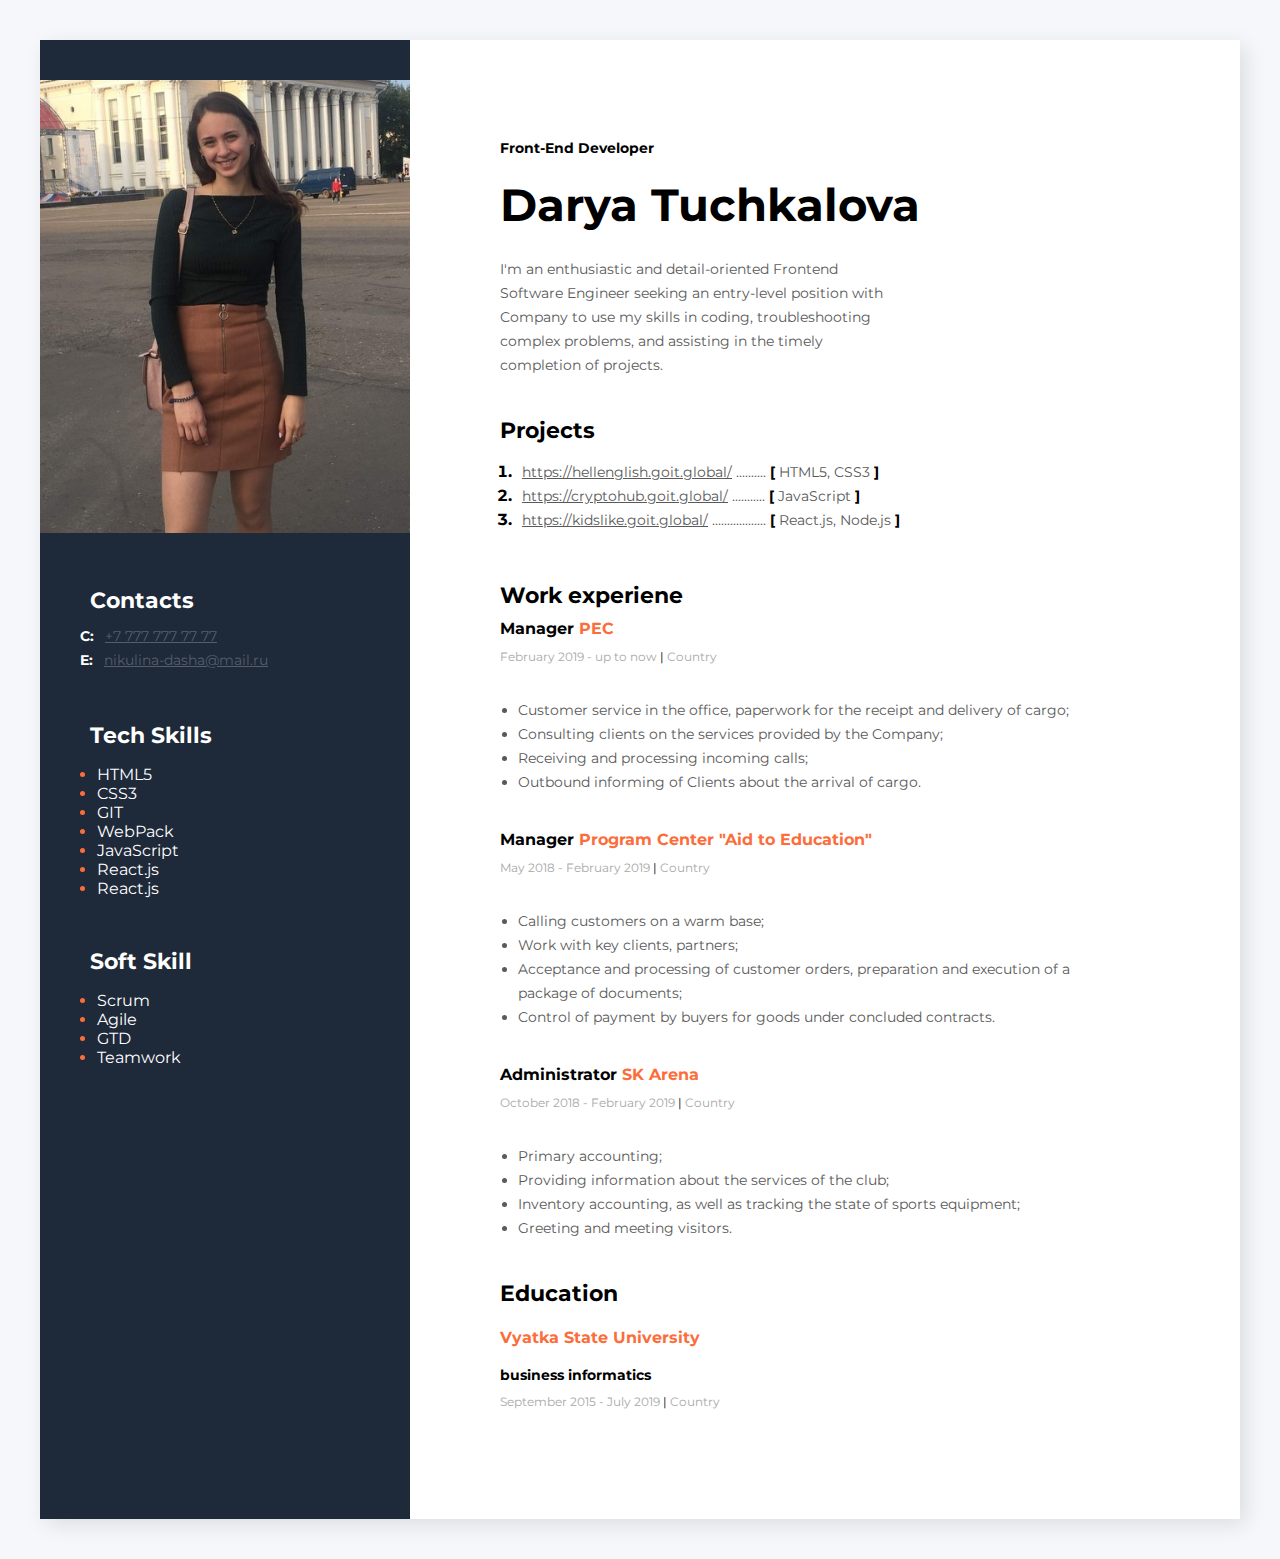
<file: мое резюме/index.html>
<!DOCTYPE html>
<html lang="en">
<head>
    <meta charset="UTF-8">
    <meta http-equiv="X-UA-Compatible" content="IE=edge">
    <meta name="viewport" content="width=device-width, initial-scale=1.0">
    <title>My resume</title>
    <link rel="preconnect" href="https://fonts.googleapis.com">
<link rel="preconnect" href="https://fonts.gstatic.com" crossorigin>
<link href="https://fonts.googleapis.com/css2?family=Montserrat&display=swap" rel="stylesheet">
    <link rel="stylesheet" href="css/style.css">
</head>
<body>
        <!--Main container-->
        <div class="main-conteiner">
            <!--Main content secions-->
            <div class="main-content-setions">
                <!--About me setion-->
                <div class="about-me">
                    <h2 class="about-me-profession">Front-End Developer</h2>
                    <h1 class="about-me-name">Darya Tuchkalova</h1>
                    <p class="about-me-description">I'm an enthusiastic and detail-oriented Frontend Software Engineer seeking an entry-level position with Company to use my skills in coding, troubleshooting complex problems, and assisting in the timely completion of projects.</p> 
                </div>
                <!-- My project section-->
                <div class="my-projects-section">
                    <h3 class="main-content-title">Projects</h3>
                    <ol class="my-projects-list">
                        <li class="my-projects-itom">
                            <span class="my-projects-text">
                                <a href=" https://hellenglish.goit.global/"class="my-projects-link"> https://hellenglish.goit.global/</a>
                                ..........
                                <span class="my-projects-berecket">[</span> HTML5, CSS3 <span  class="my-projects-berecket">  ]</span> 
                            </span>
                        </li>
                        <li class="my-projects-itom">
                            <span class="my-projects-text">
                                <a href="https://cryptohub.goit.global/" class="my-projects-link">https://cryptohub.goit.global/</a> 
                                ...........
                                <span class="my-projects-berecket">[</span> JavaScript <span  class="my-projects-berecket">  ]</span> 
                            </span>
                        </li>
                        <li class="my-projects-itom">
                            <span class="my-projects-text">
                                <a href="https://kidslike.goit.global/" class="my-projects-link">https://kidslike.goit.global/</a> 
                                ..................
                                <span class="my-projects-berecket">[</span> React.js, Node.js <span  class="my-projects-berecket">  ]</span> 
                            </span>
                        </li>
                    </ol>  
                </div>
                <!--My work experiene-->
                <div class="My-work-experience">
                    <h3 class="main-content-title">Work experiene</h3>
                    <!--Copany 3-->
                    <div class="my-work-experience-companyblock">
                         <h4 class="my-work-experience-pozition" >Manager <span class="My-work-experience-company" > PEC</span></h4> 
                    <p class="time">February 2019 - up to now  <span class="divaider"> | </span>  Country</p>
                    <ul class="My-work-experience-duties">
                        <li class="My-work-experience-duty" >Customer service in the office, paperwork for the receipt and delivery of cargo;</li> 
                        <li class="My-work-experience-duty">Consulting clients on the services provided by the Company;</li>
                        <li class="My-work-experience-duty">Receiving and processing incoming calls;</li>
                        <li class="My-work-experience-duty">Outbound informing of Clients about the arrival of cargo.</li>
                    </ul> 
                    </div>
                    <!--Copany 2-->
                    <div class="my-work-experience-companyblock"> 
                        <h4 class="my-work-experience-pozition">Manager <span class="My-work-experience-company" > Program Center "Aid to Education" </span> </h4> 
                        <p class="time">May 2018 - February 2019  <span class="divaider"> | </span> Country</p>
                        <ul class="My-work-experience-duties">
                        <li class="My-work-experience-duty">Calling customers on a warm base;</li> 
                        <li class="My-work-experience-duty">Work with key clients, partners;</li>
                        <li class="My-work-experience-duty"> Acceptance and processing of customer orders, preparation and execution of a package of documents;</li>
                        <li class="My-work-experience-duty">Control of payment by buyers for goods under concluded contracts.</li>
                        </ul> 
                    </div>
                        <!--Copany 1-->
                    <div class="my-work-experience-companyblock"> 
                        <h4 class="my-work-experience-pozition">Administrator <span class="My-work-experience-company" > SK Arena </span></h4> 
                        <p class="time">October 2018 - February 2019  <span class="divaider"> | </span>  Country</p>
                        <ul class="My-work-experience-duties">
                        <li class="My-work-experience-duty">Primary accounting;</li> 
                        <li class="My-work-experience-duty">Providing information about the services of the club;</li>
                        <li class="My-work-experience-duty">Inventory accounting, as well as tracking the state of sports equipment;</li>
                        <li class="My-work-experience-duty">Greeting and meeting visitors.</li>
                        </ul> 
                    </div>
                </div>
                <!--My eduation-->
                <div class="My-eduation">
                    <h3 class="main-content-title">Education</h3>
                    <h4 class="My-education-university">Vyatka State University</h4>
                    <h4 class="My-education-speciality">business informatics</h4>
                    <p class="time">September 2015 - July 2019 <span class="divaider">| </span>   Country</p>
                </div>
        </div>
        <!--saidebar sections-->
            <aside class="sidbar-sections">
                <img width="370" src="img/pYEl0jkYDi0.jpg" alt="my photo">
                <!--contacts sections-->
                <div class="content-secions">
                    <h3 class="saidebar-title">Contacts</h3>
                    <div>
                       <span class="contacts-sections-type">C:</span> 
                        <a class="contacts-sections-link" href="tel:+77777777777">+7 777 777 77 77</a> 

                    </div>
                    <div>
                        <span class="contacts-sections-type">E:</span> 
                        <a class="contacts-sections-link" href="mailto:nikulina-dasha@mail.ru">nikulina-dasha@mail.ru</a> 
                    </div>
                </div>
                 <!--tech skills sections-->
                <div class="tech-skills-sections">
                   <h3 class="saidebar-title">Tech Skills</h3>
                   <ul class="skills-list">
                    <li class="skills-item"> <span class="skills-item-text">HTML5</span> </li> 
                    <li class="skills-item"> <span class="skills-item-text">CSS3</span> </li>
                    <li class="skills-item"> <span class="skills-item-text">GIT</span> </li>
                    <li class="skills-item"> <span class="skills-item-text">WebPack</span> </li>
                    <li class="skills-item"> <span class="skills-item-text">JavaScript</span></li>
                    <li class="skills-item"> <span class="skills-item-text">React.js</span> </li>
                    <li class="skills-item"> <span class="skills-item-text">React.js</span> </li>
                </ul> 
                </div>
                <!--soft skills sections-->
                <div class="soft-skills-sections">
                    <h3 class="saidebar-title">Soft Skill</h3>
                    <ul class="skills-list">
                        <li class="skills-item"> <span class="skills-item-text">Scrum</span> </li>
                        
                        <li class="skills-item"> <span class="skills-item-text">Agile</span> </li>
                        <li class="skills-item"> <span class="skills-item-text">GTD</span> </li>
                        <li class="skills-item"> <span class="skills-item-text">Teamwork</span> </li>
                    </ul>
                </div>
                
            </aside>

        </div>

</body>
</html>
</file>
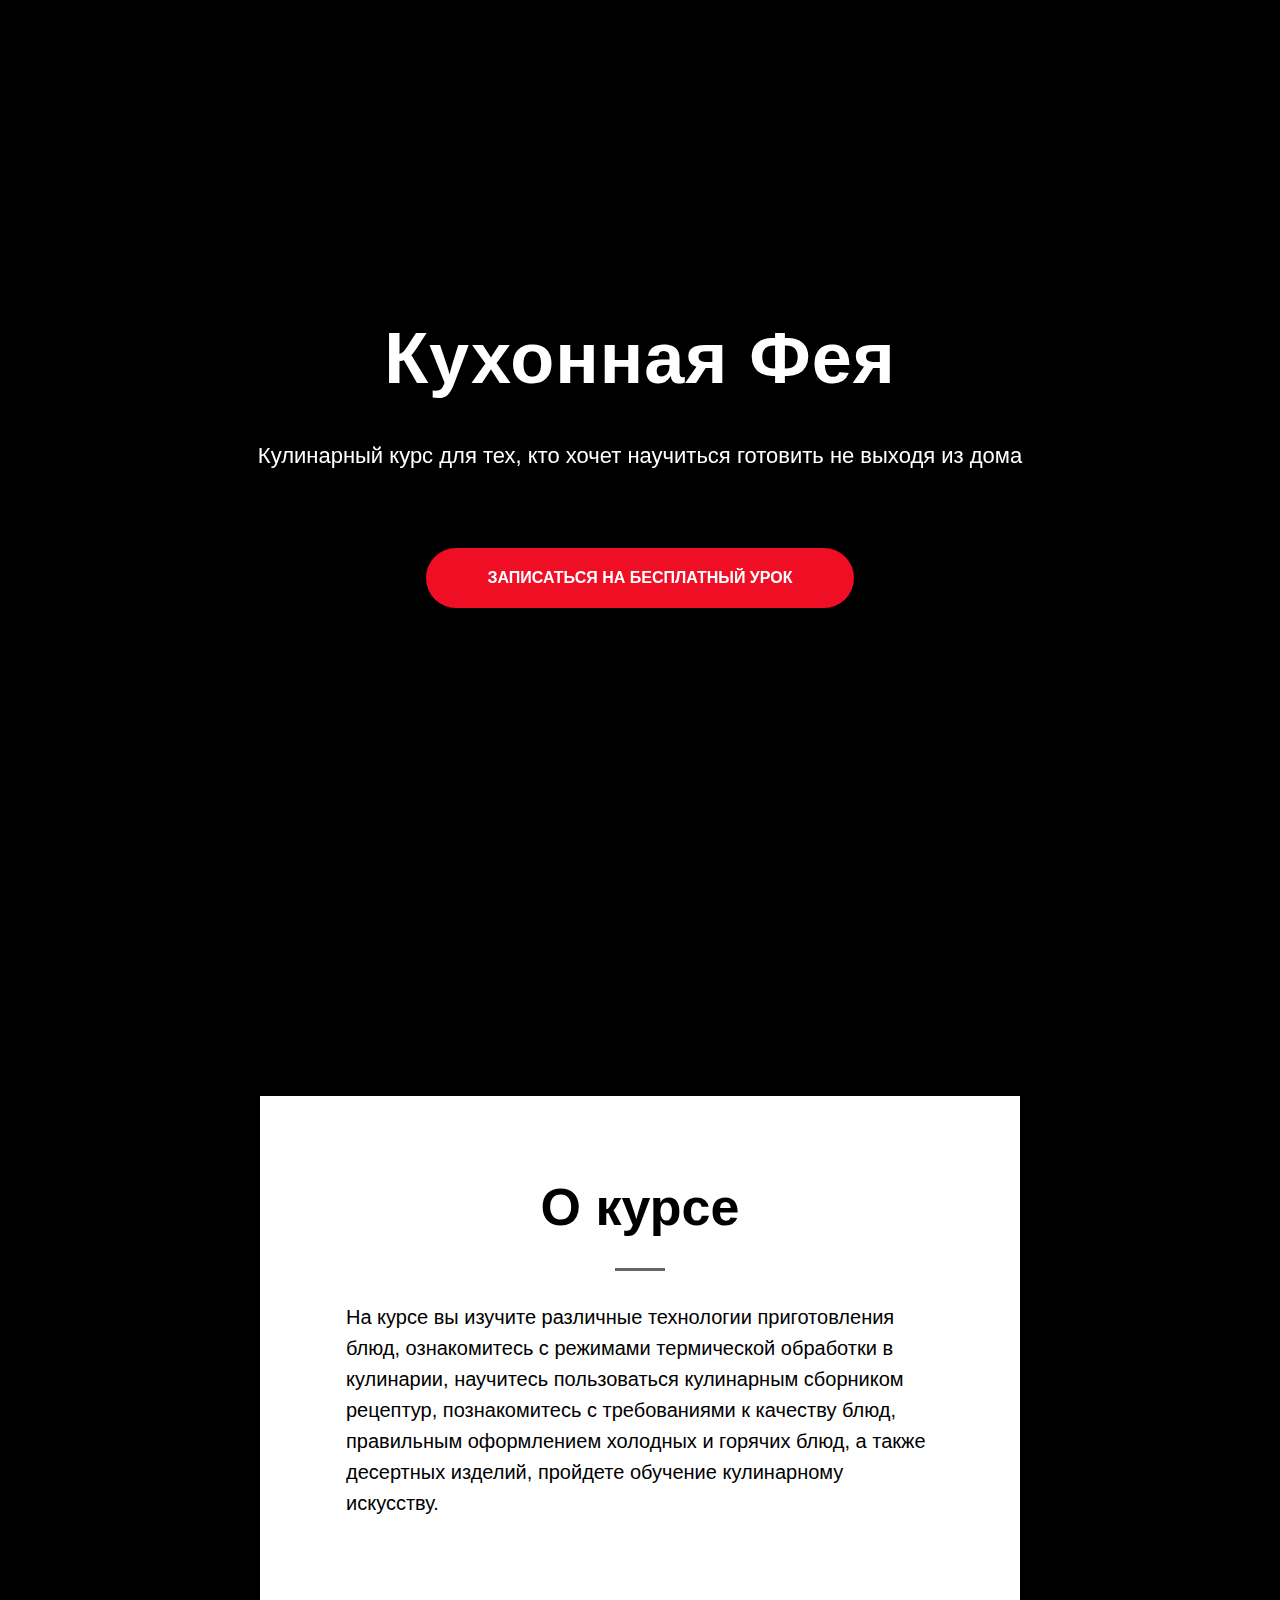
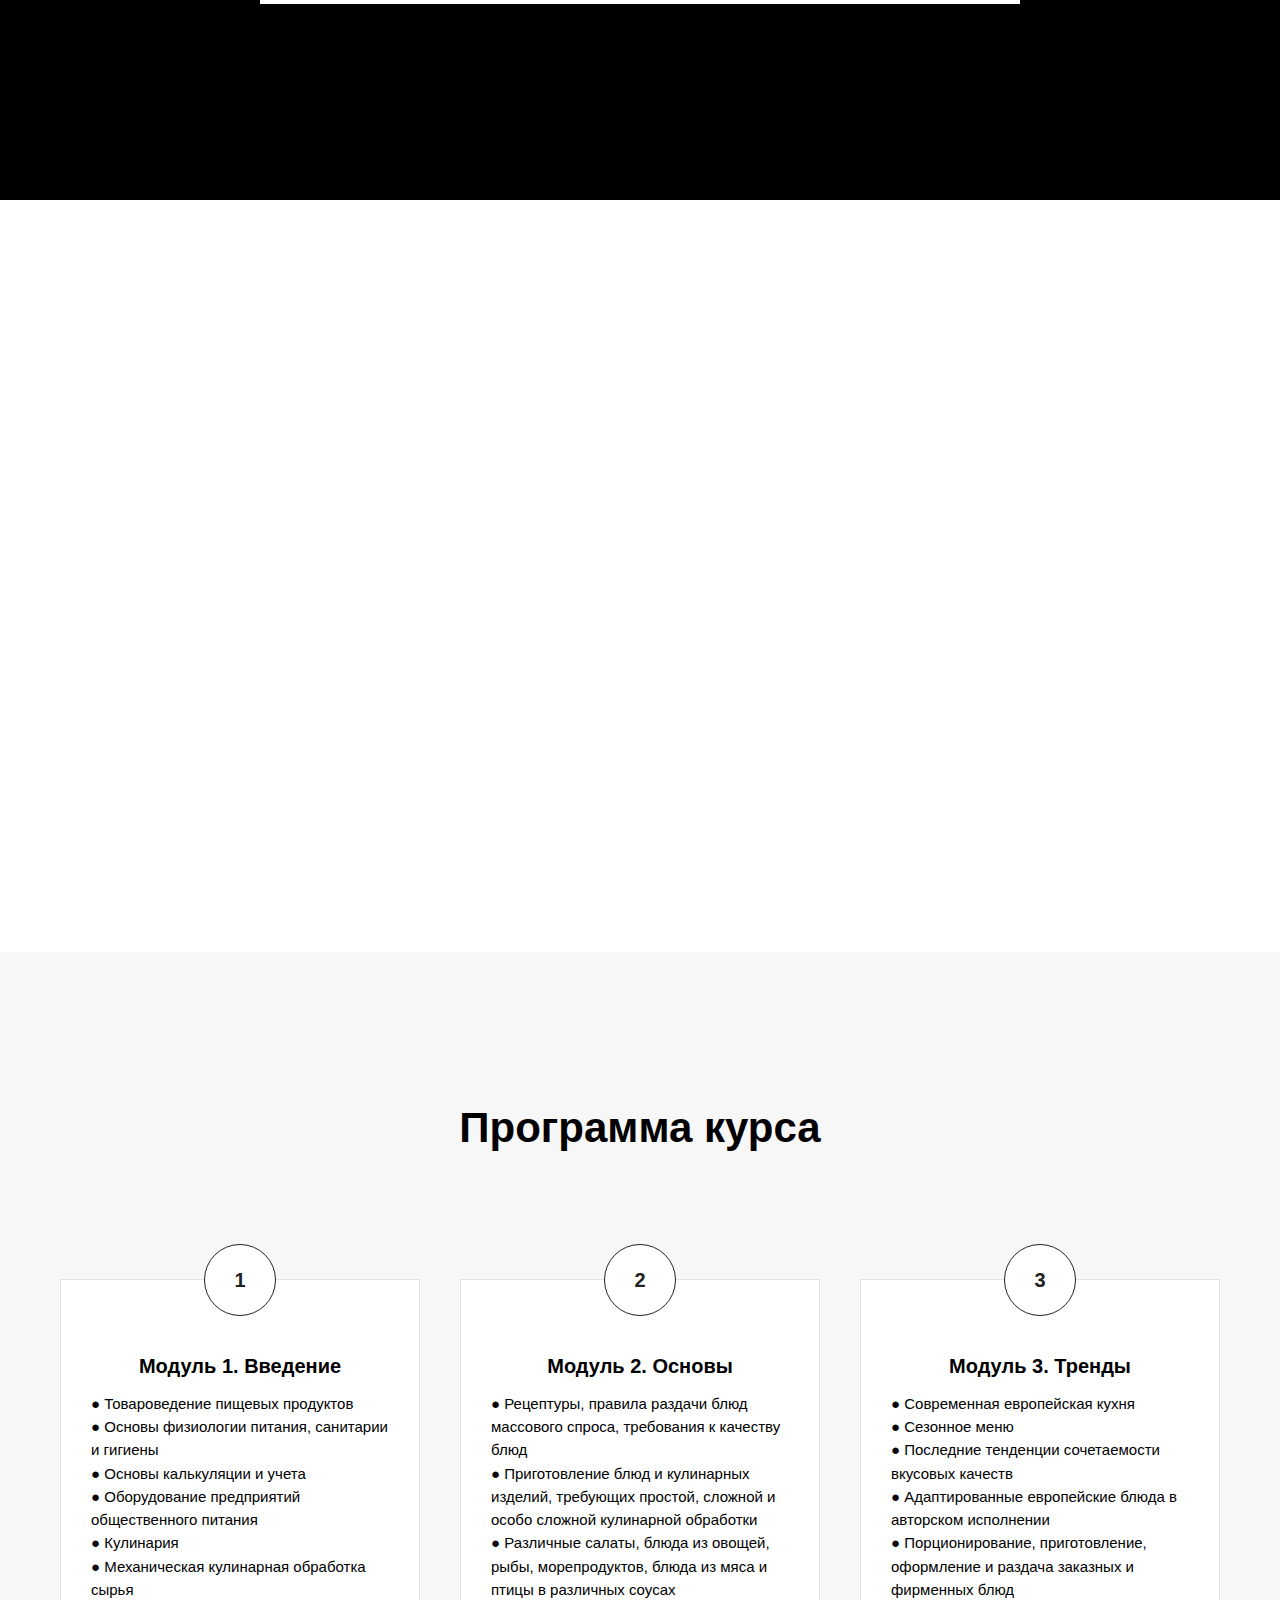
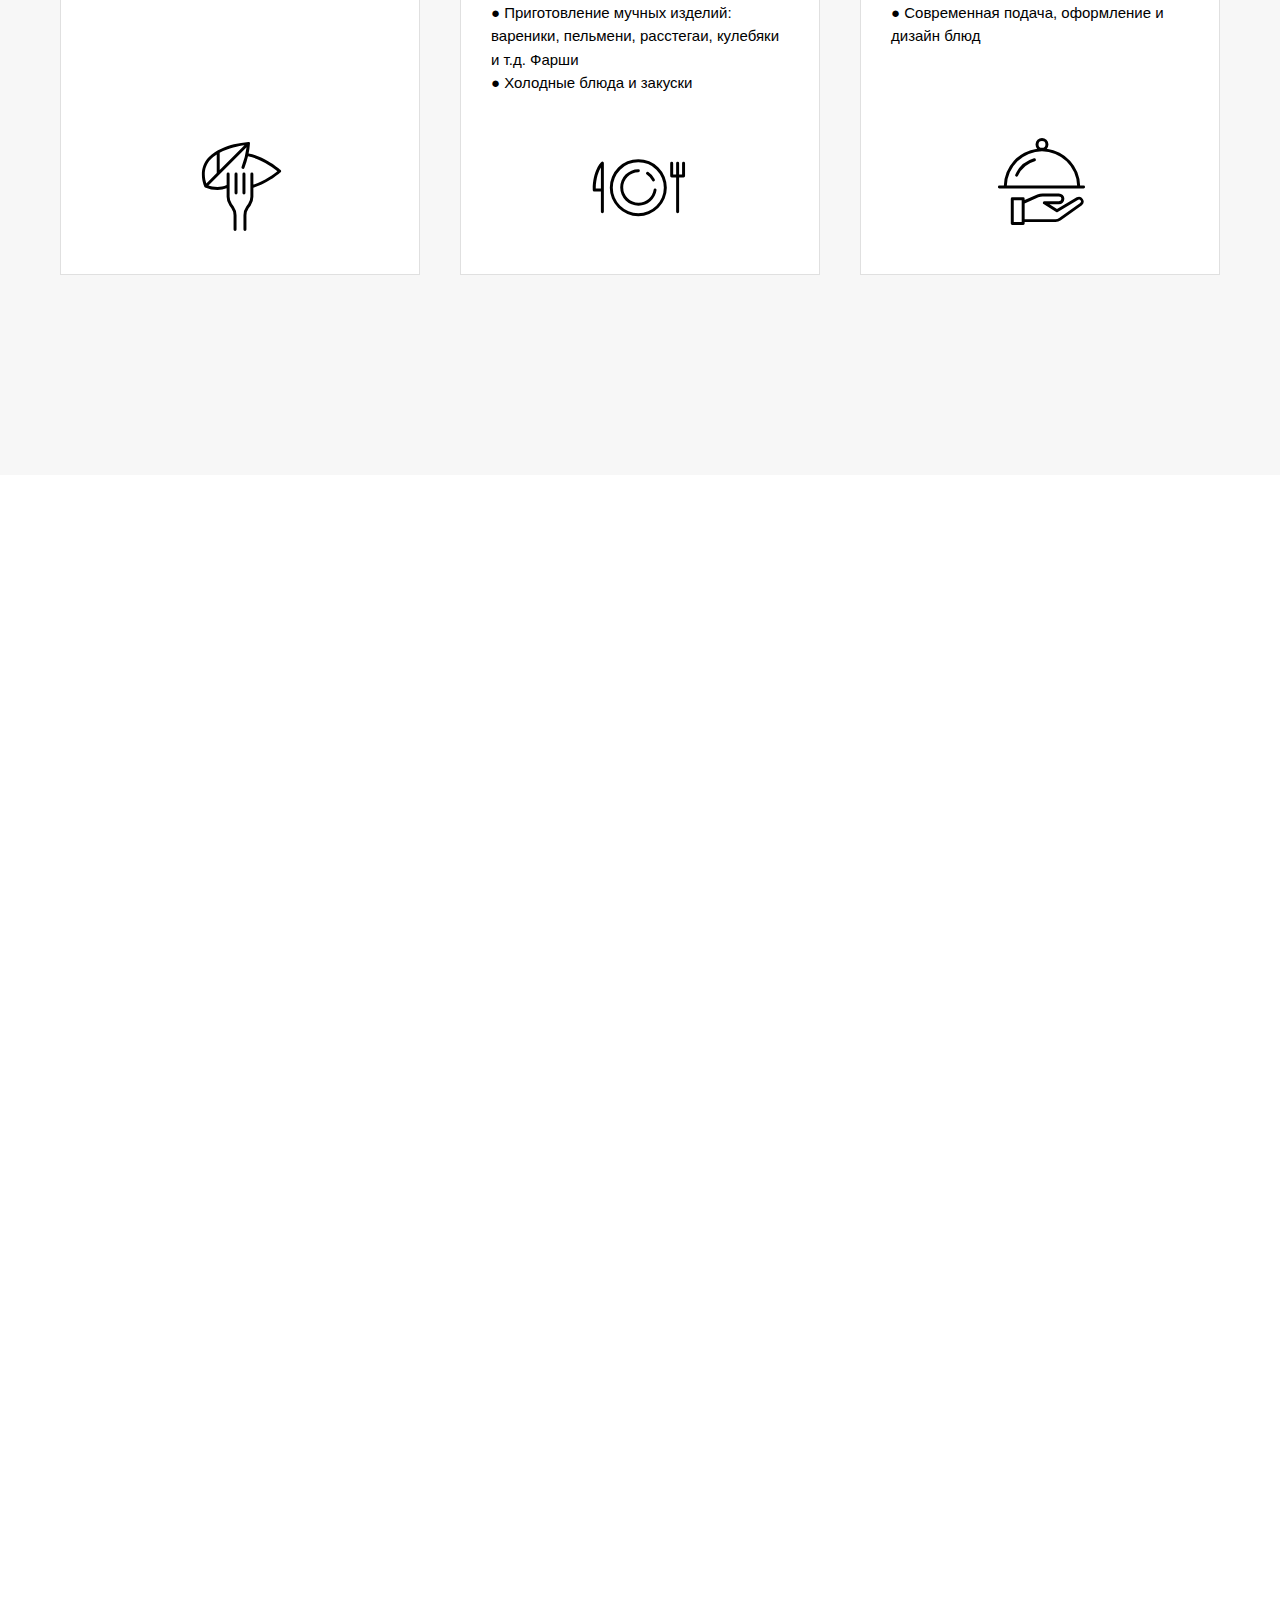
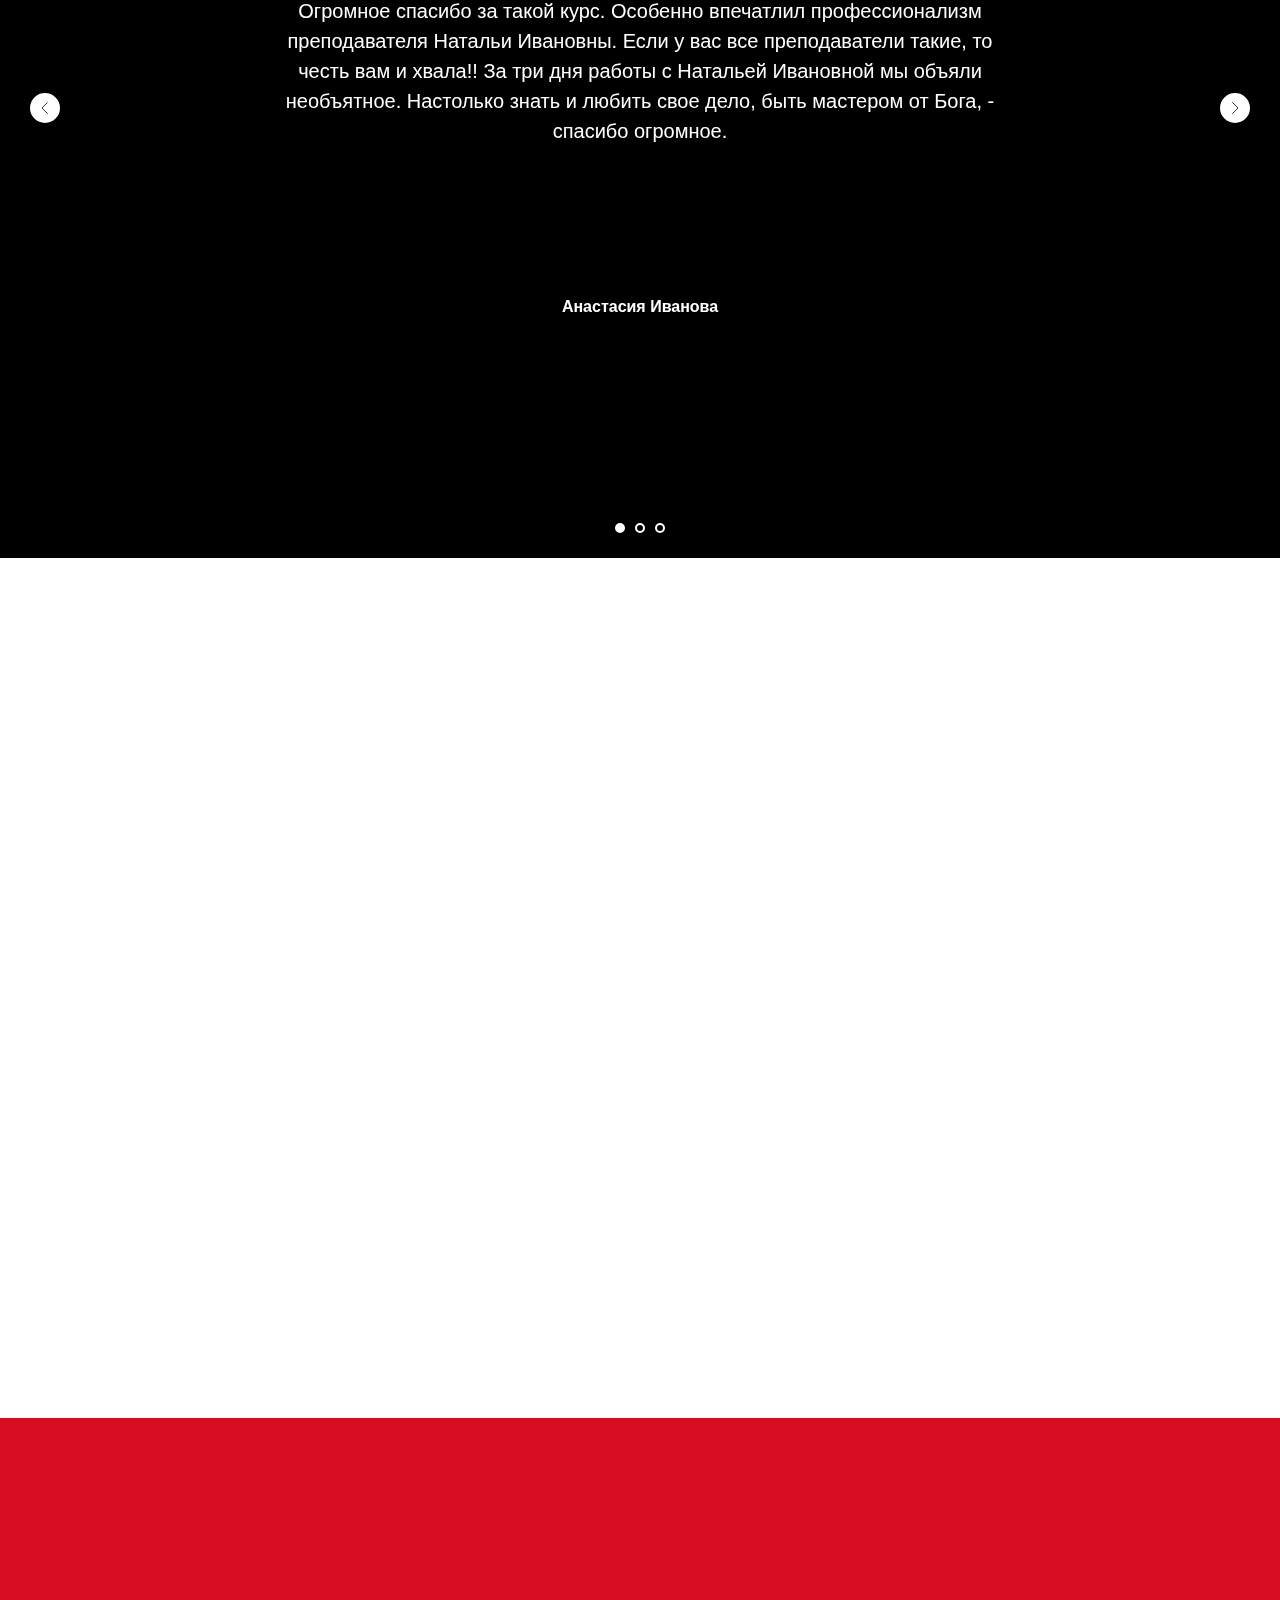
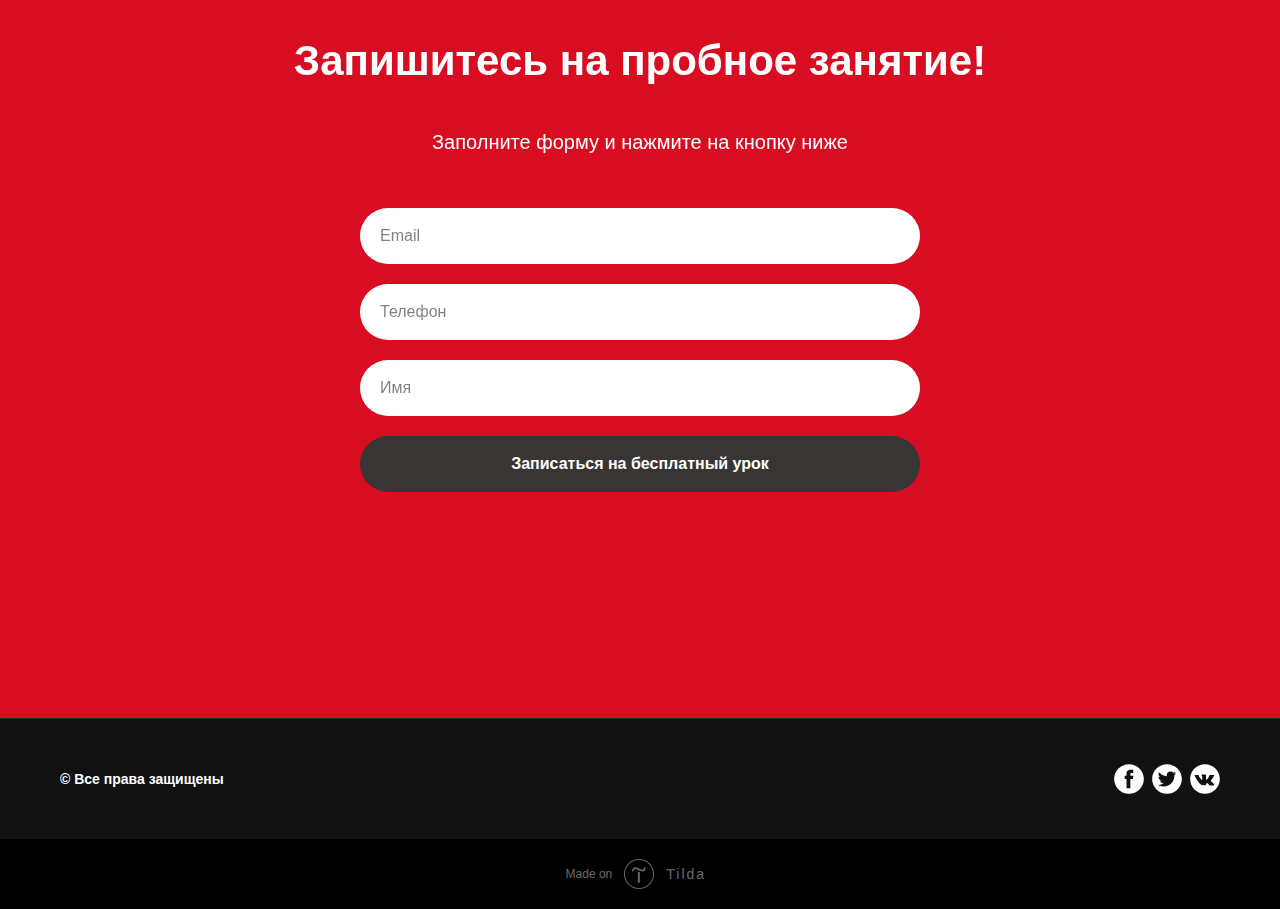
<file: проекты тильда/Кухонная Фея.html>
<!DOCTYPE html>
<!-- saved from url=(0036)http://kitchen.fairy.curse.tilda.ws/ -->
<html><head><meta http-equiv="Content-Type" content="text/html; charset=UTF-8"><meta name="viewport" content="width=device-width, initial-scale=1.0"><!--metatextblock--><title>Кухонная Фея</title><meta property="og:url" content="http://kitchen.fairy.curse.tilda.ws"><meta property="og:title" content="Кухонная Фея"><meta property="og:description" content=""><meta property="og:type" content="website"><meta property="og:image" content="https://static.tildacdn.com/tild3266-6365-4161-b937-356262666365/-/resize/504x/photo.jpg"><link rel="canonical" href="http://kitchen.fairy.curse.tilda.ws/"><!--/metatextblock--><meta property="fb:app_id" content="257953674358265"><meta name="format-detection" content="telephone=no"><meta http-equiv="x-dns-prefetch-control" content="on"><link rel="dns-prefetch" href="https://ws.tildacdn.com/"><link rel="dns-prefetch" href="https://static.tildacdn.com/"><link rel="shortcut icon" href="https://static.tildacdn.com/img/tildafavicon.ico" type="image/x-icon"><!-- Assets --><link rel="stylesheet" href="./Кухонная Фея_files/tilda-grid-3.0.min.css" type="text/css" media="all"><link rel="stylesheet" href="./Кухонная Фея_files/tilda-blocks-2.14.css" type="text/css" media="all"><link rel="preconnect" href="https://fonts.gstatic.com/"><link href="./Кухонная Фея_files/css2" rel="stylesheet"><link rel="stylesheet" href="./Кухонная Фея_files/tilda-animation-1.0.min.css" type="text/css" media="all"><link rel="stylesheet" href="./Кухонная Фея_files/tilda-cover-1.0.min.css" type="text/css" media="all"><link rel="stylesheet" href="./Кухонная Фея_files/tilda-slds-1.4.min.css" type="text/css" media="all" onload="this.media=&#39;all&#39;;"><noscript><link rel="stylesheet" href="https://static.tildacdn.com/css/tilda-slds-1.4.min.css" type="text/css" media="all" /></noscript><link rel="stylesheet" href="./Кухонная Фея_files/tilda-forms-1.0.min.css" type="text/css" media="all"><script type="text/javascript" async="" id="tildastatscript" src="./Кухонная Фея_files/tildastat-0.2.min.js.Без названия"></script><script src="./Кухонная Фея_files/jquery-1.10.2.min.js.Без названия"></script><script src="./Кухонная Фея_files/tilda-scripts-3.0.min.js.Без названия"></script><script src="./Кухонная Фея_files/tilda-blocks-2.7.js.Без названия"></script><script src="./Кухонная Фея_files/lazyload-1.3.min.js.Без названия" charset="utf-8" async=""></script><script src="./Кухонная Фея_files/tilda-animation-1.0.min.js.Без названия" charset="utf-8" async=""></script><script src="./Кухонная Фея_files/tilda-cover-1.0.min.js.Без названия" charset="utf-8" async=""></script><script src="./Кухонная Фея_files/tilda-events-1.0.min.js.Без названия" charset="utf-8" async=""></script><script src="./Кухонная Фея_files/tilda-slds-1.4.min.js.Без названия" charset="utf-8" async=""></script><script src="./Кухонная Фея_files/hammer.min.js.Без названия" charset="utf-8" async=""></script><script src="./Кухонная Фея_files/tilda-forms-1.0.min.js.Без названия" charset="utf-8" async=""></script><script type="text/javascript">window.dataLayer = window.dataLayer || [];</script><script type="text/javascript">if((/bot|google|yandex|baidu|bing|msn|duckduckbot|teoma|slurp|crawler|spider|robot|crawling|facebook/i.test(navigator.userAgent))===false && typeof(sessionStorage)!='undefined' && sessionStorage.getItem('visited')!=='y'){	var style=document.createElement('style');	style.type='text/css';	style.innerHTML='@media screen and (min-width: 980px) {.t-records {opacity: 0;}.t-records_animated {-webkit-transition: opacity ease-in-out .2s;-moz-transition: opacity ease-in-out .2s;-o-transition: opacity ease-in-out .2s;transition: opacity ease-in-out .2s;}.t-records.t-records_visible {opacity: 1;}}';	document.getElementsByTagName('head')[0].appendChild(style);	$(document).ready(function() {	$('.t-records').addClass('t-records_animated');	setTimeout(function(){ $('.t-records').addClass('t-records_visible'); sessionStorage.setItem('visited','y');	},400);	});
}</script><style type="text/css">@media screen and (min-width: 980px) {.t-records {opacity: 0;}.t-records_animated {-webkit-transition: opacity ease-in-out .2s;-moz-transition: opacity ease-in-out .2s;-o-transition: opacity ease-in-out .2s;transition: opacity ease-in-out .2s;}.t-records.t-records_visible {opacity: 1;}}</style><link rel="stylesheet" type="text/css" href="chrome-extension://ldbfffpdfgghehkkckifnjhoncdgjkib/styles.css"></head><body class="t-body" style="margin: 0px;"><!--allrecords--><div id="allrecords" class="t-records t-records_animated t-records_visible" data-hook="blocks-collection-content-node" data-tilda-project-id="4468896" data-tilda-page-id="21583653" data-tilda-formskey="f9c4aaf6018a67037b48009db51e94d0" data-tilda-lazy="yes"><div id="rec348631616" class="r t-rec" style=" " data-animationappear="off" data-record-type="205"><!-- cover --><div class="t-cover" id="recorddiv348631616" bgimgfield="img" style="height:100vh; background-image:url(&#39;https://static.tildacdn.com/tild3266-6365-4161-b937-356262666365/-/resize/20x/photo.jpg&#39;);"><div class="t-cover__carrier loaded" id="coverCarry348631616" data-content-cover-id="348631616" data-content-cover-bg="https://static.tildacdn.com/tild3266-6365-4161-b937-356262666365/photo.jpg" data-content-cover-height="100vh" data-content-cover-parallax="" style="height: 100vh; background-attachment: scroll; background-image: url(&quot;https://thumb.tildacdn.com/tild3266-6365-4161-b937-356262666365/-/format/webp/photo.jpg&quot;);" src=""></div> <div class="t-cover__filter" style="height:100vh;background-image: -moz-linear-gradient(top, rgba(0,0,0,0.70), rgba(0,0,0,0.80));background-image: -webkit-linear-gradient(top, rgba(0,0,0,0.70), rgba(0,0,0,0.80));background-image: -o-linear-gradient(top, rgba(0,0,0,0.70), rgba(0,0,0,0.80));background-image: -ms-linear-gradient(top, rgba(0,0,0,0.70), rgba(0,0,0,0.80));background-image: linear-gradient(top, rgba(0,0,0,0.70), rgba(0,0,0,0.80));filter: progid:DXImageTransform.Microsoft.gradient(startColorStr=&#39;#4c000000&#39;, endColorstr=&#39;#33000000&#39;);"></div><div class="t-container"> <div class="t-width t-width_10" style="margin:0 auto;"><div class="t-cover__wrapper t-valign_middle" style="height:100vh; position: relative;z-index:1;"> <div class="t182"> <div data-hook-content="covercontent"> <div class="t182__wrapper"> <div class="t182__title t-title t-title_xl" style="" field="title"><strong>Кухонная Фея</strong></div> <div class="t182__descr t-descr t-descr_lg" style="" field="descr">Кулинарный курс для тех, кто хочет научиться готовить не выходя из дома </div> <div class="t182__buttons"> <a href="http://kitchen.fairy.curse.tilda.ws/#rec348655172" target="" class="t-btn " style="color:#ffffff;background-color:#f00e25;border-radius:30px; -moz-border-radius:30px; -webkit-border-radius:30px;text-transform:uppercase;"><table style="width:100%; height:100%;"><tbody><tr><td>Записаться на бесплатный урок </td></tr></tbody></table></a> </div> </div> </div> </div> </div> </div> </div> </div> <style>#rec348631616 .t-btn[data-btneffects-first],
#rec348631616 .t-btn[data-btneffects-second],
#rec348631616 .t-submit[data-btneffects-first],
#rec348631616 .t-submit[data-btneffects-second] {	position: relative; overflow: hidden; -webkit-transform: translate3d(0,0,0); transform: translate3d(0,0,0);
}</style><script type="text/javascript">$(document).ready(function() {
});</script></div><div id="rec348633816" class="r t-rec r_showed r_anim" style=" " data-record-type="476"><!-- T476 --><!-- cover --><div class="t-cover" id="recorddiv348633816" bgimgfield="img" style="height:100vh; background-image:url(&#39;https://static.tildacdn.com/tild3832-6636-4131-a366-383861383263/-/resize/20x/_.jpg&#39;);"><div class="t-cover__carrier loaded" id="coverCarry348633816" data-content-cover-id="348633816" data-content-cover-bg="https://static.tildacdn.com/tild3832-6636-4131-a366-383861383263/_.jpg" data-content-cover-height="100vh" data-content-cover-parallax="fixed" style="height: 100vh; background-image: url(&quot;https://thumb.tildacdn.com/tild3832-6636-4131-a366-383861383263/-/format/webp/_.jpg&quot;);" src=""></div> <div class="t-cover__filter" style="height:100vh;background-color:#000;filter: alpha(opacity:0); KHTMLOpacity: 0.0; MozOpacity: 0.0; opacity: 0.0;"></div><div class="t476"> <div class="t-container"> <div class="t476__col t-width t-width_8"> <div class="t-cover__wrapper t-valign_middle" style="height:100vh;"> <div class="t476__wrapper" data-hook-content="covercontent"> <div class="t476__content"> <div class="t476__title t-title t-title_md t-margin_auto" field="title" style=""><strong>О курсе </strong></div> <div class="t476__line" style=""></div> <div class="t476__descr t-descr t-descr_md t-margin_auto" style="" field="descr"><p style="text-align: left;">На курсе вы изучите различные технологии приготовления блюд, ознакомитесь с режимами термической обработки в кулинарии, научитесь пользоваться кулинарным сборником рецептур, познакомитесь с требованиями к качеству блюд, правильным оформлением холодных и горячих блюд, а также десертных изделий, пройдете обучение кулинарному искусству.</p></div> </div> </div> </div> </div> </div></div> </div> </div><div id="rec348634471" class="r t-rec t-rec_pt_150 t-rec_pb_150 r_hidden r_anim" style="padding-top:150px;padding-bottom:150px; " data-record-type="490"><!-- t490 --><div class="t490"><div class="t-section__container t-container"><div class="t-col t-col_12"><div class="t-section__topwrapper t-align_center"><div class="t-section__title t-title t-title_xs" field="btitle"><strong>Для кого</strong></div></div></div></div><div class="t-container"> <div class="t490__col t-col t-col_4 t-align_center t-item"> <img src="./Кухонная Фея_files/3st_woman.svg" class="t490__img t-img" imgfield="li_img__1476968690512"> <div class="t490__wrappercenter "> <div class="t-heading t-heading_md" style="font-size:26px;" field="li_title__1476968690512"><strong>Для домохозяек</strong></div> <div class="t-descr t-descr_xs" style="" field="li_descr__1476968690512">Которые хотят научится готовить блюда ресторанного уровня и отказаться надоевшего борща и макарон с котлетами </div> </div> </div> <div class="t490__col t-col t-col_4 t-align_center t-item"> <img src="./Кухонная Фея_files/1ed_teacher.svg" class="t490__img t-img" imgfield="li_img__1476968700508"> <div class="t490__wrappercenter "> <div class="t-heading t-heading_md" style="font-size:26px;" field="li_title__1476968700508"><strong>Для студентов</strong></div> <div class="t-descr t-descr_xs" style="" field="li_descr__1476968700508">Которые часто устраивают студенческие вечеринки и не знают, чем угостить сокурсников</div> </div> </div> <div class="t490__col t-col t-col_4 t-align_center t-item"> <img src="./Кухонная Фея_files/Tilda_Icons_32_profession_chef.svg" class="t490__img t-img" imgfield="li_img__1476968722790"> <div class="t490__wrappercenter "> <div class="t-heading t-heading_md" style="font-size:26px;" field="li_title__1476968722790"><strong>Для опытных поваров</strong></div> <div class="t-descr t-descr_xs" style="" field="li_descr__1476968722790">Которые хотят улучшить технику приготовления блюд и познакомится с новыми трендами в сочетании ингредиентов</div> </div> </div></div></div></div><div id="rec348636101" class="r t-rec t-rec_pt_150 t-rec_pb_150" style="padding-top:150px;padding-bottom:150px;background-color:#f7f7f7; " data-record-type="577" data-bg-color="#f7f7f7" data-animationappear="off"><!-- t577 --><div class="t577" style="visibility: visible;"><div class="t-section__container t-container"><div class="t-col t-col_12"><div class="t-section__topwrapper t-align_center"><div class="t-section__title t-title t-title_xs" field="btitle"><strong>Программа курса</strong></div></div></div></div><div class="t-container"> <div class="t577__row t577__separator" style=""> <div class="t577__col t-col t-col_4 "> <div class="t577__circle" style=" "> <div class="t577__number t-name t-name_md" style="">1</div> </div> <div class="t577__content"> <div class="t577__textwrapper t-align_center" style="border: 1px solid rgb(224, 224, 224); height: 498px;"> <div class="t577__title t-name t-name_md" style="" field="li_title__1479137044697"><strong>Модуль 1. Введение</strong> </div> <div class="t577__descr t-text t-text_xs" style="height: 299px;" field="li_descr__1479137044697"><p style="text-align: left;">● Товароведение пищевых продуктов</p><p style="text-align: left;">● Основы физиологии питания, санитарии и гигиены</p><p style="text-align: left;">● Основы калькуляции и учета</p><p style="text-align: left;">● Оборудование предприятий общественного питания</p><p style="text-align: left;">● Кулинария</p><p style="text-align: left;">● Механическая кулинарная обработка сырья</p></div> <img src="./Кухонная Фея_files/Tilda_Icons_42_restaurant_vegan.svg" class="t577__img t-img" imgfield="li_img__1479137044697"> </div> </div> </div> <div class="t577__col t-col t-col_4 "> <div class="t577__circle" style=" "> <div class="t577__number t-name t-name_md" style="">2</div> </div> <div class="t577__content"> <div class="t577__textwrapper t-align_center" style="border: 1px solid rgb(224, 224, 224); height: 498px;"> <div class="t577__title t-name t-name_md" style="" field="li_title__1479137356907"><strong>Модуль 2. Основы </strong></div> <div class="t577__descr t-text t-text_xs" style="height: 299px;" field="li_descr__1479137356907"><p style="text-align: left;">● Рецептуры, правила раздачи блюд массового спроса, требования к качеству блюд </p><p style="text-align: left;"> </p><p style="text-align: left;"> </p><p style="text-align: left;">● Приготовление блюд и кулинарных изделий, требующих простой, сложной и особо сложной кулинарной обработки </p><p style="text-align: left;"> </p><p style="text-align: left;"> </p><p style="text-align: left;">● Различные салаты, блюда из овощей, рыбы, морепродуктов, блюда из мяса и птицы в различных соусах </p><p style="text-align: left;"> </p><p style="text-align: left;"> </p><p style="text-align: left;">● Приготовление мучных изделий: вареники, пельмени, расстегаи, кулебяки и т.д. Фарши </p><p style="text-align: left;"> </p><p style="text-align: left;"> </p><p style="text-align: left;">● Холодные блюда и закуски </p></div> <img src="./Кухонная Фея_files/Tilda_Icons_42_restaurant_dish.svg" class="t577__img t-img" imgfield="li_img__1479137356907"> </div> </div> </div> <div class="t577__col t-col t-col_4 "> <div class="t577__circle" style=" "> <div class="t577__number t-name t-name_md" style="">3</div> </div> <div class="t577__content"> <div class="t577__textwrapper t-align_center" style="border: 1px solid rgb(224, 224, 224); height: 498px;"> <div class="t577__title t-name t-name_md" style="" field="li_title__1479137790652"><strong>Модуль 3. Тренды</strong></div> <div class="t577__descr t-text t-text_xs" style="height: 299px;" field="li_descr__1479137790652"><p style="text-align: left;">● Современная европейская кухня </p><p style="text-align: left;"> </p><p style="text-align: left;"> </p><p style="text-align: left;">● Сезонное меню </p><p style="text-align: left;"> </p><p style="text-align: left;"> </p><p style="text-align: left;">● Последние тенденции сочетаемости вкусовых качеств </p><p style="text-align: left;"> </p><p style="text-align: left;"> </p><p style="text-align: left;">● Адаптированные европейские блюда в авторском исполнении </p><p style="text-align: left;"> </p><p style="text-align: left;"> </p><p style="text-align: left;">● Порционирование, приготовление, оформление и раздача заказных и фирменных блюд </p><p style="text-align: left;"> </p><p style="text-align: left;"> </p><p style="text-align: left;">● Современная подача, оформление и дизайн блюд</p></div> <img src="./Кухонная Фея_files/Tilda_Icons_42_restaurant_waiter.svg" class="t577__img t-img" imgfield="li_img__1479137790652"> </div> </div> </div> </div></div></div><script type="text/javascript"> $(document).ready(function() { t577_equalHeight('348636101'); }); var t577_doResize; $(window).on('resize', function(){ if (t577_doResize) clearTimeout(t577_doResize); t577_doResize = setTimeout(function() { t577_equalHeight('348636101'); }, 200); }); $('.t577').on('displayChanged', function() { t577_equalHeight('348636101'); }); $(window).on('load', function(){ t577_equalHeight('348636101'); });</script></div><div id="rec348641580" class="r t-rec t-rec_pt_150 t-rec_pb_150 r_hidden r_anim" style="padding-top:150px;padding-bottom:150px; " data-record-type="510"><!-- t510 --><div class="t510"><div class="t-section__container t-container"><div class="t-col t-col_12"><div class="t-section__topwrapper t-align_center"><div class="t-section__title t-title t-title_xs" field="btitle"><strong>Преимущества </strong></div></div></div></div><div class="t-container"> <div class="t-col t-col_8 t-prefix_2 t-item"> <div class="t-cell t-valign_top"> <div class="t510__circle t-heading t-valign_top" style=" color:#f00e25;; border: 2px solid #f00e25; ">1</div> </div> <div class="t510__textwrapper t-cell t-valign_top" style=""> <div class="t-name t-name_md t510__bottommargin" style="" field="li_title__1476966581869"><strong>Занимайтесь в любое время</strong></div> <div class="t-descr t-descr_sm" style="" field="li_descr__1476966581869">Занятия проходят в онлайн, поэтому вы сможете смотреть уроки и выполнять задания в любое удобное для вас время</div> </div> </div> <div class="t-clear t510__separator" style=""></div> <div class="t-col t-col_8 t-prefix_2 t-item"> <div class="t-cell t-valign_top"> <div class="t510__circle t-heading t-valign_top" style=" color:#f00e25;; border: 2px solid #f00e25; ">2</div> </div> <div class="t510__textwrapper t-cell t-valign_top" style=""> <div class="t-name t-name_md t510__bottommargin" style="" field="li_title__1476966593578"><strong>Профессиональная программа</strong></div> <div class="t-descr t-descr_sm" style="" field="li_descr__1476966593578">Занятия проводятся по профессиональной программе, которая соответствует квалификации повара 3-4 разряда, в обучении на повара мы опираемся на самые современные и передовые методы в области кулинарного мастерства.</div> </div> </div> <div class="t-clear t510__separator" style=""></div> <div class="t-col t-col_8 t-prefix_2 t-item"> <div class="t-cell t-valign_top"> <div class="t510__circle t-heading t-valign_top" style=" color:#f00e25;; border: 2px solid #f00e25; ">3</div> </div> <div class="t510__textwrapper t-cell t-valign_top" style=""> <div class="t-name t-name_md t510__bottommargin" style="" field="li_title__1476966597622"><strong>Всё в одном курсе</strong></div> <div class="t-descr t-descr_sm" style="" field="li_descr__1476966597622">В нашу программу включается раздел холодных закусок и блюд, первых и вторых обеденных блюд, соусов, поэтому вам не надо проходить дополнительные курсы. </div> </div> </div></div></div></div><div id="rec348652179" class="r t-rec r_hidden r_anim" style=" " data-record-type="581"><!-- cover --><div class="t-cover" id="recorddiv348652179" bgimgfield="img" style="height:560px; background-image:url(&#39;https://static.tildacdn.com/tild6630-3330-4835-b038-303431353564/-/resize/20x/___1.jpg&#39;);"><div class="t-cover__carrier" id="coverCarry348652179" data-content-cover-id="348652179" data-content-cover-bg="https://static.tildacdn.com/tild6630-3330-4835-b038-303431353564/___1.jpg" data-content-cover-height="560px" data-content-cover-parallax="fixed" style="height:560px; "></div> <div class="t-cover__filter" style="height:560px;background-image: -moz-linear-gradient(top, rgba(0,0,0,0.80), rgba(0,0,0,0.70));background-image: -webkit-linear-gradient(top, rgba(0,0,0,0.80), rgba(0,0,0,0.70));background-image: -o-linear-gradient(top, rgba(0,0,0,0.80), rgba(0,0,0,0.70));background-image: -ms-linear-gradient(top, rgba(0,0,0,0.80), rgba(0,0,0,0.70));background-image: linear-gradient(top, rgba(0,0,0,0.80), rgba(0,0,0,0.70));filter: progid:DXImageTransform.Microsoft.gradient(startColorStr=&#39;#33000000&#39;, endColorstr=&#39;#4c000000&#39;);"></div><div class="t-container"> <div class="t-col t-col_10 t-prefix_1 t-align_center"><div class="t-cover__wrapper t-valign_middle" style="height:560px; position: relative;z-index:1;"> <div class="t581"> <div data-hook-content="covercontent"> <div class="t581__wrapper t-align_center"> <div class="t581__title t-title t-title_sm t-margin_auto" style="" field="title"><strong>Сегодня — лучшее время, чтобы начать!</strong></div> <div class="t581__descr t-descr t-descr_xl t-margin_auto" style="max-width:600px;" field="descr">Запишитесь на бесплатный урок прямо сейчас.</div> <div class="t581__buttons"> <div class="t581__buttons-wrapper t-margin_auto"> <svg class="t581__arrow-icon_mobile" style="fill:#ffe100;" xmlns="http://www.w3.org/2000/svg" viewBox="0 0 35 70"><path d="M30.6 47.5c-.6-.5-1.6-.4-2.1.2L19 59.6V5.5c0-.8-.7-1.5-1.5-1.5S16 4.7 16 5.5v54.1L6.5 47.7c-.6-.6-1.5-.7-2.1-.2-.7.5-.8 1.5-.3 2.1l12.2 15.2c.3.4.7.6 1.2.6s.9-.2 1.2-.6l12.2-15.2c.5-.6.4-1.6-.3-2.1z"></path></svg> <svg class="t581__arrow-icon " style="fill:#ffe100; " xmlns="http://www.w3.org/2000/svg" viewBox="0 0 80 180"><path d="M54.1 108c-.5 0-.9-.2-1.2-.6-.5-.7-.3-1.6.4-2.1 1.5-1 9.5-5.5 14.6-8.3-17.4-.5-31.3-7.3-41.3-20C9.9 55.7 9.5 24.2 14.2 3.7c.2-.8 1-1.3 1.8-1.1.8.2 1.3 1 1.1 1.8-4.6 19.9-4.2 50.3 11.8 70.8 9.5 12.2 23 18.6 39.9 18.9h.3l-3.2-4c-1.4-1.7-2.7-3.3-4.1-5.1-.7-.9-1.5-1.9-2.3-2.9-.5-.6-.4-1.6.2-2.1.6-.5 1.6-.4 2.1.2 0 0 0 .1.1.1l6.4 7.9c.5.6.9 1.1 1.4 1.7 1.5 1.8 3.1 3.6 4.3 5.5 0 .1.1.1.1.2.1.2.1.3.2.5v.3c0 .2 0 .3-.1.5 0 .1-.1.1-.1.2-.1.2-.2.3-.3.4-.1.1-.2.1-.3.2 0 0-.1 0-.2.1-.9.4-16 8.6-18.2 10.1-.4 0-.7.1-1 .1z"></path></svg> <a href="http://kitchen.fairy.curse.tilda.ws/#rec348655172" target="" class="t581__btn t-btn " style="color:#ffffff;background-color:#f00e25;border-radius:30px; -moz-border-radius:30px; -webkit-border-radius:30px;"><table style="width:100%; height:100%;"><tbody><tr><td>Приступить к обучению</td></tr></tbody></table></a> </div> </div> </div> </div> </div> </div> </div> </div> </div> <style>#rec348652179 .t-btn[data-btneffects-first],
#rec348652179 .t-btn[data-btneffects-second],
#rec348652179 .t-submit[data-btneffects-first],
#rec348652179 .t-submit[data-btneffects-second] {	position: relative; overflow: hidden; -webkit-transform: translate3d(0,0,0); transform: translate3d(0,0,0);
}</style><script type="text/javascript">$(document).ready(function() {
});</script></div><div id="rec348653192" class="r t-rec t-rec_pt_150 t-rec_pb_150 r_hidden r_anim" style="padding-top:150px;padding-bottom:150px; " data-record-type="508"><!-- t508 --><div class="t508"><div class="t-section__container t-container"><div class="t-col t-col_12"><div class="t-section__topwrapper t-align_center"><div class="t-section__title t-title t-title_xs" field="btitle"><strong>Что вы получите </strong></div></div></div></div><div class="t-container"> <div class="t-col t-col_8 t-prefix_2 t-item"> <div class="t-cell t-valign_top"> <svg class="t508__checkmark" style="width:55px; height:55px;" fill="#f00e25" xmlns="http://www.w3.org/2000/svg" viewBox="0 0 31.8 31.8"><path d="M.9 14.5C5.2 19.4 9.8 24 14.1 29c.4.5 1.3.3 1.6-.2 5.1-8.4 10.1-16.8 15-25.4.7-1.2-.5-2.1-1.3-.9C19.3 18 19 18.4 13.9 26.7c.5-.1 1.1-.1 1.6-.2-4.4-4.8-8.9-8.6-13.9-12.8-.4-.4-1.1.3-.7.8z"></path></svg> </div> <div class="t508__textwrapper t-cell t-valign_top" style=""> <div class="t-name t-name_md t508__bottommargin" style="" field="li_title__1476889049104"><strong>Работа</strong></div> <div class="t-descr t-descr_sm" style="" field="li_descr__1476889049104">Обучение на курсах поваров дает возможность выпускникам быстро найти работу в любом районе Санкт-Петербурга. Профессия повара на данный момент чрезвычайно востребована и хорошо оплачивается.</div> </div> </div> <div class="t-clear t508__separator" style=""></div> <div class="t-col t-col_8 t-prefix_2 t-item"> <div class="t-cell t-valign_top"> <svg class="t508__checkmark" style="width:55px; height:55px;" fill="#f00e25" xmlns="http://www.w3.org/2000/svg" viewBox="0 0 31.8 31.8"><path d="M.9 14.5C5.2 19.4 9.8 24 14.1 29c.4.5 1.3.3 1.6-.2 5.1-8.4 10.1-16.8 15-25.4.7-1.2-.5-2.1-1.3-.9C19.3 18 19 18.4 13.9 26.7c.5-.1 1.1-.1 1.6-.2-4.4-4.8-8.9-8.6-13.9-12.8-.4-.4-1.1.3-.7.8z"></path></svg> </div> <div class="t508__textwrapper t-cell t-valign_top" style=""> <div class="t-name t-name_md t508__bottommargin" style="" field="li_title__1476889075209"><strong>Перспективы</strong></div> <div class="t-descr t-descr_sm" style="" field="li_descr__1476889075209">На курсе изучите различные технологии приготовления блюд, ознакомитесь с режимами термической обработки в кулинарии, и научитесь пользоваться сборником рецептов. </div> </div> </div> <div class="t-clear t508__separator" style=""></div> <div class="t-col t-col_8 t-prefix_2 t-item"> <div class="t-cell t-valign_top"> <svg class="t508__checkmark" style="width:55px; height:55px;" fill="#f00e25" xmlns="http://www.w3.org/2000/svg" viewBox="0 0 31.8 31.8"><path d="M.9 14.5C5.2 19.4 9.8 24 14.1 29c.4.5 1.3.3 1.6-.2 5.1-8.4 10.1-16.8 15-25.4.7-1.2-.5-2.1-1.3-.9C19.3 18 19 18.4 13.9 26.7c.5-.1 1.1-.1 1.6-.2-4.4-4.8-8.9-8.6-13.9-12.8-.4-.4-1.1.3-.7.8z"></path></svg> </div> <div class="t508__textwrapper t-cell t-valign_top" style=""> <div class="t-name t-name_md t508__bottommargin" style="" field="li_title__1476889079427"><strong>Новый круг общения</strong></div> <div class="t-descr t-descr_sm" style="" field="li_descr__1476889079427">На курсе вы познакомитесь с профессиональными поварами и сможете перенять их опыт и знания. Ваше развитие проходит быстрее, когда вы находить в правильной компании. </div> </div> </div> </div></div></div><div id="rec348653640" class="r t-rec" style=" " data-animationappear="off" data-record-type="659"><!-- t659 --><div class="t659 t659__witharrows"> <div class="t-cover" id="recorddiv348653640" bgimgfield="img" style="height:100vh; background-image:url(&#39;https://static.tildacdn.com/tild6566-3663-4663-a130-303431613465/-/resize/20x/photo.jpg&#39;);"><div class="t-cover__carrier" id="coverCarry348653640" data-content-cover-id="348653640" data-content-cover-bg="https://static.tildacdn.com/tild6566-3663-4663-a130-303431613465/photo.jpg" data-content-cover-height="100vh" data-content-cover-parallax="" style="height:100vh;background-attachment:scroll; "></div> <div class="t-cover__filter" style="height:100vh;background-color:#000000;filter: alpha(opacity:70); KHTMLOpacity: 0.70; MozOpacity: 0.70; opacity: 0.70;"></div> <div class="t-slds" style=""> <div class="t-slds__main t-container"> <div class="t-slds__container"> <div class="t-cover__wrapper t-valign_middle" data-auto-correct-mobile-width="false" style="height:100vh;width: 100%;"> <div class="t659__content" data-hook-content="covercontent"> <div class="t659__topsection"> <div class="t-section__topwrapper t-align_center"> <div class="t-section__title t-title t-title_xs" field="btitle"><strong>Отзывы </strong></div> </div> </div> <div class="t-slds__items-wrapper t-slds_animated-none" data-slider-transition="300" data-slider-with-cycle="true" data-slider-correct-height="true" data-auto-correct-mobile-width="false" data-slider-initialized="true" data-slider-totalslides="3" data-slider-pos="1" data-slider-curr-pos="1" data-slider-cycle="" data-slider-animated="" style="width: 6000px; height: 326px; transform: translateX(-1200px); touch-action: pan-y; -webkit-user-drag: none; -webkit-tap-highlight-color: rgba(0, 0, 0, 0);"> <div class="t-slds__item t-slds__item-loaded" data-slide-index="0" style="width: 1200px;"> <div class="t-slds__wrapper t-align_center t-width_8 t-margin_auto"> <div class="t659__text t-text t-text-impact_xs" style="font-size:20px;">Опытный преподаватель доходчиво объясняет. Индивидуальный подход в обучении. Курс не для начинающих, а для тех, кто решил повысить квалификацию в этой специализации.<br>Благодарю! Рада,что обратилась.</div> <div class="t659__bgimg t659__img_circle t-bgimg" data-original="https://static.tildacdn.com/tild3834-6236-4836-a433-653236653838/__3.jpg" bgimgfield="li_img__1477576758810" style=" background-image: url(&#39;https://static.tildacdn.com/tild3834-6236-4836-a433-653236653838/-/resizeb/20x/__3.jpg&#39;);"></div> <div class="t659__title t-name t-name_xs" style=""><strong>Марина Ковальчук</strong></div> </div> </div><div class="t-slds__item t-slds__item_active t-slds__item-loaded" data-slide-index="1" style="width: 1200px;"> <div class="t-slds__wrapper t-align_center t-width_8 t-margin_auto"> <div class="t659__text t-text t-text-impact_xs" field="li_text__1476964743259" style="font-size:20px;">Огромное спасибо за такой курс. Особенно впечатлил профессионализм преподавателя Натальи Ивановны. Если у вас все преподаватели такие, то честь вам и хвала!! За три дня работы с Натальей Ивановной мы объяли необъятное. Настолько знать и любить свое дело, быть мастером от Бога, - спасибо огромное.</div> <div class="t659__bgimg t659__img_circle t-bgimg" data-original="https://static.tildacdn.com/tild6161-3537-4334-b739-666461633331/__1.jpg" bgimgfield="li_img__1476964743259" style=" background-image: url(&#39;https://static.tildacdn.com/tild6161-3537-4334-b739-666461633331/-/resizeb/20x/__1.jpg&#39;);"></div> <div class="t659__title t-name t-name_xs" field="li_title__1476964743259" style=""><strong>Анастасия Иванова</strong></div> </div> </div> <div class="t-slds__item t-slds__item-loaded" data-slide-index="2" style="width: 1200px;"> <div class="t-slds__wrapper t-align_center t-width_8 t-margin_auto"> <div class="t659__text t-text t-text-impact_xs" field="li_text__1476964887394" style="font-size:20px;">Отличный преподаватель. Все понятно, доступно объясняет. Нашли контакт с первого занятия. Сразу понятно, что преподаватель с большим опытом. Атмосфера на занятиях была дружеская, никто не остался без внимания. Рада была у нее поучиться. Дальнейшего процветания Екатерине.</div> <div class="t659__bgimg t659__img_circle t-bgimg" data-original="https://static.tildacdn.com/tild3766-6439-4265-b436-623239313432/__2.jpg" bgimgfield="li_img__1476964887394" style=" background-image: url(&#39;https://static.tildacdn.com/tild3766-6439-4265-b436-623239313432/-/resizeb/20x/__2.jpg&#39;);"></div> <div class="t659__title t-name t-name_xs" field="li_title__1476964887394" style=""><strong>Ирина Потапова</strong></div> </div> </div> <div class="t-slds__item  t-slds__item-loaded" data-slide-index="3" style="width: 1200px;"> <div class="t-slds__wrapper t-align_center t-width_8 t-margin_auto"> <div class="t659__text t-text t-text-impact_xs" field="li_text__1477576758810" style="font-size:20px;">Опытный преподаватель доходчиво объясняет. Индивидуальный подход в обучении. Курс не для начинающих, а для тех, кто решил повысить квалификацию в этой специализации.<br>Благодарю! Рада,что обратилась.</div> <div class="t659__bgimg t659__img_circle t-bgimg" data-original="https://static.tildacdn.com/tild3834-6236-4836-a433-653236653838/__3.jpg" bgimgfield="li_img__1477576758810" style=" background-image: url(&#39;https://static.tildacdn.com/tild3834-6236-4836-a433-653236653838/-/resizeb/20x/__3.jpg&#39;);"></div> <div class="t659__title t-name t-name_xs" field="li_title__1477576758810" style=""><strong>Марина Ковальчук</strong></div> </div> </div><div class="t-slds__item" data-slide-index="4" style="width: 1200px;"> <div class="t-slds__wrapper t-align_center t-width_8 t-margin_auto"> <div class="t659__text t-text t-text-impact_xs" field="li_text__1476964743259" style="font-size:20px;">Огромное спасибо за такой курс. Особенно впечатлил профессионализм преподавателя Натальи Ивановны. Если у вас все преподаватели такие, то честь вам и хвала!! За три дня работы с Натальей Ивановной мы объяли необъятное. Настолько знать и любить свое дело, быть мастером от Бога, - спасибо огромное.</div> <div class="t659__bgimg t659__img_circle t-bgimg" data-original="https://static.tildacdn.com/tild6161-3537-4334-b739-666461633331/__1.jpg" bgimgfield="li_img__1476964743259" style=" background-image: url(&#39;https://static.tildacdn.com/tild6161-3537-4334-b739-666461633331/-/resizeb/20x/__1.jpg&#39;);"></div> <div class="t659__title t-name t-name_xs" field="li_title__1476964743259" style=""><strong>Анастасия Иванова</strong></div> </div> </div> </div> </div> </div> </div> </div> <div class="t-slds__arrow_container "> <div class="t-slds__arrow_wrapper t-slds__arrow_wrapper-left" data-slide-direction="left" style="height: 326px;"> <div class="t-slds__arrow t-slds__arrow-left t-slds__arrow-withbg" style="width: 30px; height: 30px;background-color: rgba(255,255,255,1);"> <div class="t-slds__arrow_body t-slds__arrow_body-left" style="width: 7px;"> <svg style="display: block" viewBox="0 0 7.3 13" xmlns="http://www.w3.org/2000/svg" xmlns:xlink="http://www.w3.org/1999/xlink"> <desc>Left</desc> <polyline fill="none" stroke="#222222" stroke-linejoin="butt" stroke-linecap="butt" stroke-width="1" points="0.5,0.5 6.5,6.5 0.5,12.5"></polyline> </svg> </div> </div></div><div class="t-slds__arrow_wrapper t-slds__arrow_wrapper-right" data-slide-direction="right" style="height: 326px;"> <div class="t-slds__arrow t-slds__arrow-right t-slds__arrow-withbg" style="width: 30px; height: 30px;background-color: rgba(255,255,255,1);"> <div class="t-slds__arrow_body t-slds__arrow_body-right" style="width: 7px;"> <svg style="display: block" viewBox="0 0 7.3 13" xmlns="http://www.w3.org/2000/svg" xmlns:xlink="http://www.w3.org/1999/xlink"> <desc>Right</desc> <polyline fill="none" stroke="#222222" stroke-linejoin="butt" stroke-linecap="butt" stroke-width="1" points="0.5,0.5 6.5,6.5 0.5,12.5"></polyline> </svg> </div> </div></div> </div> <div class="t-slds__bullet_wrapper"> <div class="t-slds__bullet t-slds__bullet_active" data-slide-bullet-for="1"> <div class="t-slds__bullet_body" style="width: 10px; height: 10px;background-color: transparent;border: 2px solid #ffffff;"></div> </div> <div class="t-slds__bullet " data-slide-bullet-for="2"> <div class="t-slds__bullet_body" style="width: 10px; height: 10px;background-color: transparent;border: 2px solid #ffffff;"></div> </div> <div class="t-slds__bullet " data-slide-bullet-for="3"> <div class="t-slds__bullet_body" style="width: 10px; height: 10px;background-color: transparent;border: 2px solid #ffffff;"></div> </div> </div> </div><script type="text/javascript"> $(document).ready(function() { t_onFuncLoad('t_sldsInit', function() { t_sldsInit('348653640'); }); });</script><style type="text/css"> #rec348653640 .t-slds__bullet_active .t-slds__bullet_body { background-color: #ffffff !important; } #rec348653640 .t-slds__bullet:hover .t-slds__bullet_body { background-color: #ffffff !important; }</style> </div> </div><style> .t-review-social-links { line-height: 0px; } .t-review-social-links__wrapper { display: -webkit-box; display: -ms-flexbox; display: flex; -webkit-box-align: center; -ms-flex-align: center; align-items: center; -ms-flex-wrap: wrap; flex-wrap: wrap; width: auto; } .t-review-social-links { margin-top: 15px; } .t-review-social-links__item { padding: 0px 4px; } .t-review-social-links__item svg { width: 20px; height: 20px; } .t-review-social-links__wrapper_round .t-review-social-links__item svg { width: 23px; height: 23px; } .t-review-social-links__item:first-child { padding-left: 0px; } @media screen and (max-width: 960px) { .t-review-social-links__item { margin-bottom: 3px; } } @media screen and (max-width: 640px) { .t-review-social-links { margin-top: 13px; } .t-review-social-links__item { padding: 0px 3px; } .t-review-social-links__item svg { width: 17px; height: 17px; } .t-review-social-links__wrapper_round .t-review-social-links__item svg { width: 20px; height: 20px; } }</style><script> function t_reviews_social_init(recid){ var rec = $('#rec' + recid); var social = rec.find('.t-review-social-links'); if (social !== 'undefined' && social.length > 0) { social.each(function() { var $this = $(this); var socialAttr = $this.attr('data-social-links'); var socialWrapper = $this.find('.t-review-social-links__wrapper'); var links; $this.removeAttr('data-social-links'); if (typeof socialAttr !== 'undefined') { links = socialAttr.split(','); links.forEach(function(item) { t_reviews_social_add_item(item, socialWrapper); }); } }); } } function t_reviews_social_add_item(item, socialWrapper) { var fill = socialWrapper.attr('data-social-color') || '#000000'; var fb = ''; fb = '<div class="t-review-social-links__item">'; fb += '<a href="' + item + '" target="_blank">'; if (socialWrapper.hasClass('t-review-social-links__wrapper_round')) { fb += '<svg class="t-review-social-links__svg" version="1.1" id="Layer_1" xmlns="http://www.w3.org/2000/svg" xmlns:xlink="http://www.w3.org/1999/xlink" x="0px" y="0px" width="30px" height="30px" viewBox="0 0 48 48" enable-background="new 0 0 48 48" xml:space="preserve" fill="' + fill + '"><desc>Facebook</desc><path d="M47.761,24c0,13.121-10.638,23.76-23.758,23.76C10.877,47.76,0.239,37.121,0.239,24c0-13.124,10.638-23.76,23.764-23.76C37.123,0.24,47.761,10.876,47.761,24 M20.033,38.85H26.2V24.01h4.163l0.539-5.242H26.2v-3.083c0-1.156,0.769-1.427,1.308-1.427h3.318V9.168L26.258,9.15c-5.072,0-6.225,3.796-6.225,6.224v3.394H17.1v5.242h2.933V38.85z"></path></svg>'; } else { fb += '<svg class="t-review-social-links__svg" xmlns="http://www.w3.org/2000/svg" width="25" height="25" viewBox="0 0 48 48" fill="' + fill + '"><path d="M21.1 7.8C22.5 6.5 24.5 6 26.4 6h6v6.3h-3.9c-.8-.1-1.6.6-1.8 1.4v4.2h5.7c-.1 2-.4 4.1-.7 6.1h-5v18h-7.4V24h-3.6v-6h3.6v-5.9c.1-1.7.7-3.3 1.8-4.3z"/></svg>'; } fb += '</a>'; fb += '</div>'; var twi = ''; twi += '<div class="t-review-social-links__item">'; twi += '<a href="' + item + '" target="_blank">'; if (socialWrapper.hasClass('t-review-social-links__wrapper_round')) { twi += '<svg class="t-review-social-links__svg" xmlns="http://www.w3.org/2000/svg" width="30" height="30" viewBox="0 0 48 48" fill="' + fill + '"><path d="M47.762 24c0 13.121-10.639 23.76-23.761 23.76S.24 37.121.24 24C.24 10.876 10.879.24 24.001.24S47.762 10.876 47.762 24m-9.731-11.625a12.148 12.148 0 0 1-3.87 1.481 6.08 6.08 0 0 0-4.455-1.926 6.095 6.095 0 0 0-6.093 6.095c0 .478.054.941.156 1.388a17.302 17.302 0 0 1-12.559-6.367 6.066 6.066 0 0 0-.825 3.064 6.088 6.088 0 0 0 2.711 5.07 6.075 6.075 0 0 1-2.761-.762v.077c0 2.951 2.1 5.414 4.889 5.975a6.079 6.079 0 0 1-2.752.106 6.104 6.104 0 0 0 5.692 4.232 12.226 12.226 0 0 1-7.567 2.607c-.492 0-.977-.027-1.453-.084a17.241 17.241 0 0 0 9.34 2.736c11.209 0 17.337-9.283 17.337-17.337 0-.263-.004-.527-.017-.789a12.358 12.358 0 0 0 3.039-3.152 12.138 12.138 0 0 1-3.498.958 6.089 6.089 0 0 0 2.686-3.372"/></svg>'; } else { twi += '<svg class="t-review-social-links__svg" xmlns="http://www.w3.org/2000/svg" width="25" height="25" viewBox="0 0 48 48" fill="' + fill + '"><path d="M41.8 12.7c-1.3.6-2.8 1-4.2 1.1 1.5-1 2.6-2.3 3.2-4-1.5.8-2.9 1.5-4.7 1.8-1.3-1.5-3.2-2.3-5.3-2.3-4 0-7.3 3.2-7.3 7.3 0 .6 0 1.1.2 1.6-6-.3-11.3-3.2-15.1-7.6-.6 1.1-1 2.3-1 3.7 0 2.6 1.3 4.7 3.2 6-1.1 0-2.3-.3-3.2-1v.2c0 3.6 2.4 6.5 5.8 7.1-.6.2-1.3.3-1.9.3-.5 0-1 0-1.3-.2 1 2.9 3.6 5 6.8 5-2.4 1.9-5.7 3.1-9.1 3.1-.6 0-1.1 0-1.8-.2 3.2 2.1 7 3.2 11.2 3.2 13.4 0 20.7-11 20.7-20.7v-1c1.7-.7 2.8-2 3.8-3.4z"/></svg>'; } twi += '</a>'; twi += '</div>'; var vk = ''; vk += '<div class="t-review-social-links__item">'; vk += '<a href="' + item + '" target="_blank">'; if (socialWrapper.hasClass('t-review-social-links__wrapper_round')) { vk += '<svg class="t-review-social-links__svg" xmlns="http://www.w3.org/2000/svg" width="30" height="30" viewBox="0 0 48 48" fill="' + fill + '"><path d="M47.761 24c0 13.121-10.639 23.76-23.76 23.76C10.878 47.76.239 37.121.239 24 .239 10.877 10.878.24 24.001.24c13.121 0 23.76 10.637 23.76 23.76m-12.502 4.999c-2.621-2.433-2.271-2.041.89-6.25 1.923-2.562 2.696-4.126 2.45-4.796-.227-.639-1.64-.469-1.64-.469l-4.71.029s-.351-.048-.609.106c-.249.151-.414.505-.414.505s-.742 1.982-1.734 3.669c-2.094 3.559-2.935 3.747-3.277 3.524-.796-.516-.597-2.068-.597-3.171 0-3.449.522-4.887-1.02-5.259-.511-.124-.887-.205-2.195-.219-1.678-.016-3.101.007-3.904.398-.536.263-.949.847-.697.88.31.041 1.016.192 1.388.699.484.656.464 2.131.464 2.131s.282 4.056-.646 4.561c-.632.347-1.503-.36-3.37-3.588-.958-1.652-1.68-3.481-1.68-3.481s-.14-.344-.392-.527c-.299-.222-.722-.298-.722-.298l-4.469.018s-.674-.003-.919.289c-.219.259-.018.752-.018.752s3.499 8.104 7.573 12.23c3.638 3.784 7.764 3.36 7.764 3.36h1.867s.566.113.854-.189c.265-.288.256-.646.256-.646s-.034-2.512 1.129-2.883c1.15-.36 2.624 2.429 4.188 3.497 1.182.812 2.079.633 2.079.633l4.181-.056s2.186-.136 1.149-1.858c-.197-.139-.715-1.269-3.219-3.591"/></svg>'; } else { vk += '<svg class="t-review-social-links__svg" xmlns="http://www.w3.org/2000/svg" width="25" height="25" viewBox="0 0 48 48" fill="' + fill + '"><path d="M41.2 22.2c.6-.8 1.1-1.5 1.5-2 2.7-3.5 3.8-5.8 3.5-6.8l-.2-.2c-.1-.1-.3-.3-.7-.4-.4-.1-.9-.1-1.5-.1h-7.2c-.2 0-.3 0-.3.1 0 0-.1 0-.1.1v.1c-.1 0-.2.1-.3.2-.1.1-.2.2-.2.4-.7 1.9-1.5 3.6-2.5 5.2-.6 1-1.1 1.8-1.6 2.5s-.9 1.2-1.2 1.5c-.3.3-.6.6-.9.8-.2.3-.4.4-.5.4-.1 0-.3-.1-.4-.1-.2-.1-.4-.3-.5-.6-.1-.2-.2-.5-.3-.9 0-.4-.1-.7-.1-.9v-4c0-.7 0-1.2.1-1.6v-1.3c0-.4 0-.8-.1-1.1-.1-.3-.1-.5-.2-.7-.1-.2-.3-.4-.5-.6-.2-.1-.5-.2-.8-.3-.8-.2-1.9-.3-3.1-.3-2.9 0-4.7.2-5.5.6-.3.2-.6.4-.9.7-.3.3-.3.5-.1.6.9.1 1.6.5 2 1l.1.3c.1.2.2.6.3 1.1.1.5.2 1.1.2 1.7.1 1.1.1 2.1 0 2.9-.1.8-.1 1.4-.2 1.9-.1.4-.2.8-.3 1.1-.1.3-.2.4-.3.5 0 .1-.1.1-.1.1-.1-.1-.4-.1-.6-.1-.2 0-.5-.1-.8-.3-.3-.2-.6-.5-1-.9-.3-.4-.7-.9-1.1-1.6-.4-.7-.8-1.5-1.3-2.4l-.4-.7c-.2-.4-.5-1.1-.9-1.9-.4-.8-.8-1.6-1.1-2.4-.1-.3-.3-.6-.6-.7l-.1-.1c-.1-.1-.2-.1-.4-.2s-.3-.1-.5-.2H3.2c-.6 0-1.1.1-1.3.4l-.1.1c0 .1-.1.2-.1.4s0 .4.1.6c.9 2.2 1.9 4.3 3 6.3s2 3.6 2.8 4.9c.8 1.2 1.6 2.4 2.4 3.5.8 1.1 1.4 1.8 1.7 2.1.3.3.5.5.6.7l.6.6c.4.4.9.8 1.6 1.3.7.5 1.5 1 2.4 1.5.9.5 1.9.9 3 1.2 1.2.3 2.3.4 3.4.4H26c.5 0 .9-.2 1.2-.5l.1-.1c.1-.1.1-.2.2-.4s.1-.4.1-.6c0-.7 0-1.3.1-1.8s.2-.9.4-1.2c.1-.3.3-.5.5-.7.2-.2.3-.3.4-.3.1 0 .1-.1.2-.1.4-.1.8 0 1.3.4s1 .8 1.4 1.3c.4.5 1 1.1 1.6 1.8.6.7 1.2 1.2 1.6 1.5l.5.3c.3.2.7.4 1.2.5.5.2.9.2 1.3.1l5.9-.1c.6 0 1-.1 1.4-.3.3-.2.5-.4.6-.6.1-.2.1-.5 0-.8-.1-.3-.1-.5-.2-.6-.1-.1-.1-.2-.2-.3-.8-1.4-2.2-3.1-4.4-5.1-1-.9-1.6-1.6-1.9-1.9-.5-.6-.6-1.2-.3-1.9.3-.5 1-1.5 2.2-3z"/></svg>'; } vk += '</a>'; vk += '</div>'; var ok = ''; ok += '<div class="t-review-social-links__item">'; ok += '<a href="' + item + '" target="_blank">'; if (socialWrapper.hasClass('t-review-social-links__wrapper_round')) { ok += '<svg class="t-review-social-links__svg" xmlns="http://www.w3.org/2000/svg" width="30" height="30" viewBox="0 0 30 30" fill="' + fill + '"><path d="M15.001 29.997C6.715 29.997 0 23.28 0 14.997 0 6.714 6.715 0 15.001 0 23.282-.001 30 6.713 30 14.998c0 8.283-6.716 14.999-14.998 14.999zM15 9.163c.986 0 1.787.803 1.787 1.787 0 .987-.801 1.788-1.787 1.788a1.788 1.788 0 0 1 0-3.574zm4.317 1.787a4.322 4.322 0 0 0-4.317-4.319 4.323 4.323 0 0 0-4.319 4.32A4.322 4.322 0 0 0 15 15.266a4.32 4.32 0 0 0 4.316-4.317zm-2.57 7.84a8.126 8.126 0 0 0 2.507-1.038 1.266 1.266 0 0 0-1.347-2.143 5.482 5.482 0 0 1-5.816 0 1.265 1.265 0 0 0-1.348 2.143c.78.49 1.628.838 2.507 1.038l-2.414 2.414a1.267 1.267 0 0 0 .894 2.16c.324 0 .649-.125.895-.37l2.371-2.373 2.373 2.373a1.265 1.265 0 0 0 1.788-1.789l-2.41-2.415z"/></svg>'; } else { ok += '<svg class="t-review-social-links__svg" xmlns="http://www.w3.org/2000/svg" width="25" height="25" viewBox="0 0 25 25" fill="' + fill + '"><path d="M12.498 6.2a1.932 1.932 0 0 0-1.929 1.93 1.932 1.932 0 0 0 3.861 0 1.932 1.932 0 0 0-1.932-1.93zm0 6.592a4.668 4.668 0 0 1-4.66-4.662 4.665 4.665 0 0 1 4.66-4.663 4.666 4.666 0 0 1 4.664 4.663 4.669 4.669 0 0 1-4.664 4.662zm-1.884 3.801a8.75 8.75 0 0 1-2.708-1.12 1.367 1.367 0 1 1 1.455-2.312 5.925 5.925 0 0 0 6.276 0 1.367 1.367 0 1 1 1.456 2.311c-.832.522-1.749.9-2.707 1.12l2.606 2.608a1.367 1.367 0 0 1-1.933 1.931L12.5 18.569l-2.561 2.562a1.368 1.368 0 0 1-1.934-1.934l2.609-2.604z"/></svg>'; } ok += '</a>'; ok += '</div>'; var behance = ''; behance += '<div class="t-review-social-links__item">'; behance += '<a href="' + item + '" target="_blank">'; if (socialWrapper.hasClass('t-review-social-links__wrapper_round')) { behance += '<svg class="t-review-social-links__svg" xmlns="http://www.w3.org/2000/svg" width="30" height="30" viewBox="-455 257 48 48" fill="' + fill + '"><path d="M-421.541 278.608c-3.095 0-3.526 3.09-3.526 3.09h6.581c0-.001.042-3.09-3.055-3.09zM-436.472 281.697h-5.834v5.356h5.165c.088 0 .219.002.374 0 .831-.02 2.406-.261 2.406-2.604-.001-2.78-2.111-2.752-2.111-2.752z"/><path d="M-430.984 257C-444.248 257-455 267.75-455 281.014c0 13.263 10.752 24.016 24.016 24.016 13.262 0 24.014-10.752 24.014-24.016-.001-13.263-10.754-24.014-24.014-24.014zm5.054 14.756h8.267v2.467h-8.267v-2.467zm-4.179 12.943c0 6.116-6.364 5.914-6.364 5.914h-10.428v-20.038h10.428c3.168 0 5.668 1.75 5.668 5.335s-3.057 3.813-3.057 3.813c4.031 0 3.753 4.976 3.753 4.976zm15.466-.328h-10.384c0 3.722 3.526 3.487 3.526 3.487 3.329 0 3.213-2.156 3.213-2.156h3.527c0 5.722-6.859 5.33-6.859 5.33-8.227 0-7.698-7.661-7.698-7.661s-.008-7.698 7.698-7.698c8.112.001 6.977 8.698 6.977 8.698z"/><path d="M-435.055 276.221c0-2.084-1.417-2.084-1.417-2.084H-442.306v4.471h5.472c.944 0 1.779-.304 1.779-2.387z"/></svg>'; } else { behance += '<svg class="t-review-social-links__svg" xmlns="http://www.w3.org/2000/svg" width="25" height="25" viewBox="0 0 25 25" fill="' + fill + '"><path d="M22.4 7.5h-5.6V6.1h5.6v1.4zm-9.3 5.7c.4.6.5 1.2.5 2s-.2 1.6-.6 2.2c-.3.4-.6.8-1 1.1-.4.3-1 .6-1.6.7-.6.1-1.3.2-2 .2H2.3V5.6H9c1.7 0 2.9.5 3.6 1.5.4.6.6 1.3.6 2.1s-.2 1.5-.6 2c-.2.3-.6.6-1.1.8.7.2 1.2.7 1.6 1.2zM5.5 11h2.9c.6 0 1.1-.1 1.5-.3.4-.2.6-.6.6-1.2s-.2-1.1-.7-1.3C9.3 8.1 8.7 8 8.1 8H5.5v3zm5.2 4c0-.7-.3-1.2-.9-1.5-.3-.2-.8-.2-1.4-.2h-3V17h2.9c.6 0 1.1-.1 1.4-.2.7-.3 1-.9 1-1.8zm13.8-2.2c.1.5.1 1.1.1 2h-7.2c0 1 .4 1.7 1 2.1.4.3.9.4 1.4.4.6 0 1.1-.1 1.4-.5.2-.2.4-.4.5-.7h2.6c-.1.6-.4 1.2-1 1.8-.9 1-2.1 1.4-3.7 1.4-1.3 0-2.5-.4-3.5-1.2-1-.8-1.5-2.1-1.5-4 0-1.7.5-3 1.4-4 .9-.9 2.1-1.4 3.5-1.4.9 0 1.6.2 2.3.5.7.3 1.3.8 1.7 1.5.6.6.8 1.3 1 2.1zm-2.7.2c0-.7-.3-1.2-.7-1.6-.4-.4-.9-.5-1.5-.5-.7 0-1.2.2-1.5.6-.4.4-.6.9-.7 1.5h4.4z"/></svg>'; } behance += '</a>'; behance += '</div>'; var vimeo = ''; vimeo += '<div class="t-review-social-links__item">'; vimeo += '<a href="' + item + '" target="_blank">'; if (socialWrapper.hasClass('t-review-social-links__wrapper_round')) { vimeo += '<svg class="t-review-social-links__svg" xmlns="http://www.w3.org/2000/svg" width="30" height="30" viewBox="-455 257 48 48" fill="' + fill + '"><path d="M-431 256.971c13.267 0 24.023 10.755 24.023 24.023s-10.755 24.023-24.023 24.023-24.023-10.755-24.023-24.023 10.756-24.023 24.023-24.023zm-12.262 19.146l.996 1.306s2.054-1.619 2.739-.81c.685.81 3.299 10.584 4.171 12.387.761 1.581 2.862 3.672 5.166 2.179 2.302-1.493 9.959-8.03 11.329-15.749 1.369-7.717-9.213-6.1-10.335.623 2.802-1.682 4.297.683 2.863 3.362-1.431 2.676-2.739 4.421-3.424 4.421-.683 0-1.209-1.791-1.992-4.92-.81-3.236-.804-9.064-4.17-8.403-3.171.623-7.343 5.604-7.343 5.604z"/></svg>'; } else { vimeo += '<svg class="t-review-social-links__svg" xmlns="http://www.w3.org/2000/svg" width="25" height="25" viewBox="0 0 48 48" fill="' + fill + '"><path d="M2.9 16.5l1.6 2s3.2-2.5 4.3-1.3c1.1 1.3 5.2 16.5 6.5 19.3 1.2 2.5 4.5 5.7 8.1 3.4S39 27.4 41.1 15.3s-14.4-9.5-16.1 1c4.4-2.6 6.7 1.1 4.5 5.3s-4.3 6.9-5.3 6.9c-1.1 0-1.9-2.8-3.1-7.7-1.3-5.1-1.3-14.2-6.5-13.1-5.2 1-11.7 8.8-11.7 8.8z"/></svg>'; } vimeo += '</a>'; vimeo += '</div>'; var youtube = ''; youtube += '<div class="t-review-social-links__item">'; youtube += '<a href="' + item + '" target="_blank">'; if (socialWrapper.hasClass('t-review-social-links__wrapper_round')) { youtube += '<svg class="t-review-social-links__svg" xmlns="http://www.w3.org/2000/svg" width="30" height="30" viewBox="-455 257 48 48" fill="' + fill + '"><path d="M-431 257.013c13.248 0 23.987 10.74 23.987 23.987s-10.74 23.987-23.987 23.987-23.987-10.74-23.987-23.987 10.739-23.987 23.987-23.987zm11.815 18.08c-.25-1.337-1.363-2.335-2.642-2.458-3.054-.196-6.119-.355-9.178-.357-3.059-.002-6.113.154-9.167.347-1.284.124-2.397 1.117-2.646 2.459a40.163 40.163 0 0 0 0 11.672c.249 1.342 1.362 2.454 2.646 2.577 3.055.193 6.107.39 9.167.39 3.058 0 6.126-.172 9.178-.37 1.279-.124 2.392-1.269 2.642-2.606a39.769 39.769 0 0 0 0-11.654zm-14.591 9.342v-7.115l6.627 3.558-6.627 3.557z"/></svg>'; } else { youtube += '<svg class="t-review-social-links__svg" xmlns="http://www.w3.org/2000/svg" width="25" height="25" viewBox="0 0 48 48" fill="' + fill + '"><path d="M43.9 15.3c-.4-3.1-2.2-5-5.3-5.3-3.6-.3-11.4-.5-15-.5-7.3 0-10.6.2-14.1.5-3.3.3-4.8 1.8-5.4 4.9-.4 2.1-.6 4.1-.6 8.9 0 4.3.2 6.9.5 9.2.4 3.1 2.5 4.8 5.7 5.1 3.6.3 10.9.5 14.4.5s11.2-.2 14.7-.6c3.1-.4 4.6-2 5.1-5.1 0 0 .5-3.3.5-9.1 0-3.3-.2-6.4-.5-8.5zM19.7 29.8V18l11.2 5.8-11.2 6z"/></svg>'; } youtube += '</a>'; youtube += '</div>'; var instagram = ''; instagram += '<div class="t-review-social-links__item">'; instagram += ' <a href="' + item + '" target="_blank">'; if (socialWrapper.hasClass('t-review-social-links__wrapper_round')) { instagram += '<svg class="t-review-social-links__svg" xmlns="http://www.w3.org/2000/svg" width="30" height="30" viewBox="0 0 30 30" fill="' + fill + '"><path d="M15 11.014a3.986 3.986 0 1 0 .001 7.971A3.986 3.986 0 0 0 15 11.014zm0 6.592A2.604 2.604 0 0 1 12.393 15 2.604 2.604 0 0 1 15 12.394 2.614 2.614 0 0 1 17.607 15 2.604 2.604 0 0 1 15 17.606zM19.385 9.556a.915.915 0 0 0-.92.921c0 .512.407.919.92.919a.914.914 0 0 0 .921-.919.916.916 0 0 0-.921-.921z"/><path d="M15.002.15C6.798.15.149 6.797.149 15c0 8.201 6.649 14.85 14.853 14.85 8.199 0 14.85-6.648 14.85-14.85 0-8.203-6.651-14.85-14.85-14.85zm7.664 18.115c0 2.423-1.979 4.401-4.416 4.401h-6.5c-2.438 0-4.417-1.979-4.417-4.386v-6.546c0-2.422 1.978-4.4 4.417-4.4h6.5c2.438 0 4.416 1.978 4.416 4.4v6.531z"/></svg>'; } else { instagram += '<svg class="t-review-social-links__svg" xmlns="http://www.w3.org/2000/svg" width="25" height="25" viewBox="0 0 25 25" fill="' + fill + '"><path d="M16.396 3.312H8.604c-2.921 0-5.292 2.371-5.292 5.273v7.846c0 2.886 2.371 5.256 5.292 5.256h7.791c2.922 0 5.292-2.37 5.292-5.274V8.586c.001-2.903-2.37-5.274-5.291-5.274zM7.722 12.5a4.778 4.778 0 1 1 9.554 0 4.778 4.778 0 0 1-9.554 0zm10.034-4.318c-.615 0-1.104-.487-1.104-1.102s.488-1.103 1.104-1.103c.614 0 1.102.488 1.102 1.103s-.488 1.102-1.102 1.102z" /><path d="M12.5 9.376A3.12 3.12 0 0 0 9.376 12.5a3.12 3.12 0 0 0 3.124 3.124 3.12 3.12 0 0 0 3.124-3.124A3.133 3.133 0 0 0 12.5 9.376z"/></svg>'; } instagram += '</a>'; instagram += '</div>'; var pinterest = ''; pinterest += '<div class="t-review-social-links__item">'; pinterest += '<a href="' + item + '" target="_blank">'; if (socialWrapper.hasClass('t-review-social-links__wrapper_round')) { pinterest += '<svg class="t-review-social-links__svg" xmlns="http://www.w3.org/2000/svg" width="30" height="30" viewBox="-455 257 48 48" fill="' + fill + '"><path d="M-407 281c0 13.254-10.746 24-23.999 24-13.257 0-24.003-10.746-24.003-24 0-13.256 10.746-24 24.003-24 13.253 0 23.999 10.744 23.999 24zm-30.628 14.811c.027.205.29.254.409.1.17-.223 2.365-2.932 3.111-5.639.211-.768 1.212-4.738 1.212-4.738.599 1.145 2.349 2.148 4.21 2.148 5.539 0 9.297-5.049 9.297-11.809 0-5.111-4.329-9.873-10.909-9.873-8.186 0-12.314 5.871-12.314 10.766 0 2.963 1.122 5.6 3.527 6.582.395.162.749.006.863-.43.08-.303.268-1.065.353-1.385.114-.432.07-.582-.248-.959-.694-.818-1.138-1.879-1.138-3.381 0-4.353 3.259-8.252 8.484-8.252 4.627 0 7.169 2.828 7.169 6.603 0 4.969-2.198 9.162-5.461 9.162-1.804 0-3.153-1.49-2.722-3.32.518-2.182 1.522-4.537 1.522-6.113 0-1.41-.758-2.588-2.324-2.588-1.843 0-3.323 1.908-3.323 4.461 0 1.627.55 2.727.55 2.727l-2.217 9.391c-.657 2.787-.099 6.203-.051 6.547z"/></svg>'; } else { pinterest += '<svg class="t-review-social-links__svg" xmlns="http://www.w3.org/2000/svg" width="25" height="25" viewBox="0 0 48 48" fill="' + fill + '"><path d="M24.9 5.5c4.2 0 7.7 1.3 10.5 3.9s4.1 5.7 4.1 9.2c0 4.6-1.2 8.4-3.5 11.3-2.3 3-5.3 4.5-8.9 4.5-1.2 0-2.3-.3-3.4-.9s-1.8-1.3-2.2-2c-.9 3.5-1.4 5.6-1.6 6.3-.7 2.4-2 4.9-4.1 7.5-.2.2-.4.2-.5-.1-.5-3.5-.5-6.4.1-8.7l2.9-12.6c-.5-.9-.7-2.1-.7-3.6 0-1.7.4-3.1 1.3-4.2s1.9-1.7 3.2-1.7c1 0 1.8.3 2.3 1 .5.6.8 1.5.8 2.4 0 .6-.1 1.4-.3 2.3-.2.9-.5 1.9-.9 3.1s-.6 2.1-.8 2.8c-.3 1.2-.1 2.2.7 3.1.7.9 1.7 1.3 3 1.3 2.1 0 3.8-1.2 5.2-3.6 1.4-2.4 2-5.3 2-8.7 0-2.6-.8-4.7-2.5-6.3-1.7-1.6-4-2.4-7-2.4-3.4 0-6.1 1.1-8.2 3.2S13 17.4 13 20.4c0 1.8.5 3.3 1.5 4.5.3.4.4.8.3 1.2 0 .1-.1.3-.2.6-.1.4-.1.6-.2.7 0 .1-.1.4-.2.6-.1.3-.3.4-.4.4h-.6c-3.1-1.3-4.7-4.2-4.7-8.7 0-3.6 1.5-6.9 4.4-9.9s7-4.3 12-4.3z"/></svg>'; } pinterest += '</a>'; pinterest += '</div>'; var linkedin = ''; linkedin += '<div class="t-review-social-links__item">'; linkedin += '<a href="' + item + '" target="_blank">'; if (socialWrapper.hasClass('t-review-social-links__wrapper_round')) { linkedin += '<svg class="t-review-social-links__svg" xmlns="http://www.w3.org/2000/svg" width="30" height="30" viewBox="-615 1477 48 48" fill="' + fill + '"><path d="M-566.999 1501c0 13.256-10.746 24-24 24-13.256 0-24.002-10.744-24.002-24 0-13.254 10.746-24 24.002-24 13.254 0 24 10.746 24 24zm-38.507 13.975h6.22v-20.004h-6.22v20.004zm3.11-22.739a3.606 3.606 0 0 0 0-7.211 3.603 3.603 0 0 0-3.604 3.605 3.604 3.604 0 0 0 3.604 3.606zm26.396 11.766c0-5.387-1.163-9.529-7.454-9.529-3.023 0-5.054 1.658-5.884 3.231h-.085v-2.733h-5.964v20.004h6.216v-9.896c0-2.609.493-5.137 3.729-5.137 3.186 0 3.232 2.984 3.232 5.305v9.729h6.21v-10.974z"/></svg>'; } else { linkedin += '<svg class="t-review-social-links__svg" xmlns="http://www.w3.org/2000/svg" width="25" height="25" viewBox="0 0 48 48" fill="' + fill + '"><path d="M42.3 23.1v13.5h-7.9V24c0-3.2-1.1-5.3-4-5.3-2.2 0-3.5 1.5-4 2.9-.2.5-.3 1.2-.3 1.9v13.2h-7.9s.1-21.4 0-23.6h7.9v3.3s0 .1-.1.1h.1v-.1c1-1.6 2.9-3.9 7.1-3.9 5.2-.1 9.1 3.3 9.1 10.6zM10.1 1.6c-2.7 0-4.4 1.8-4.4 4.1S7.4 9.8 10 9.8h.1c2.7 0 4.4-1.8 4.4-4.1s-1.7-4.1-4.4-4.1zm-3.9 35H14V13H6.2v23.6z"/></svg>'; } linkedin += '</a>'; linkedin += '</div>'; var soundcloud = ''; soundcloud += '<div class="t-review-social-links__item">'; soundcloud += '<a href="' + item + '" target="_blank">'; if (socialWrapper.hasClass('t-review-social-links__wrapper_round')) { soundcloud += '<svg class="t-review-social-links__svg" xmlns="http://www.w3.org/2000/svg" xmlns:xlink="http://www.w3.org/1999/xlink" width="30" height="30" viewBox="0 0 48 48" fill="' + fill + '"><defs><path id="a" d="M0 0h48v48H0V0z"/></defs><g fill-rule="evenodd"><path d="M38.206 22.171c-.635 0-1.241.129-1.793.36-.369-4.177-3.871-7.453-8.144-7.453a8.28 8.28 0 0 0-2.965.553c-.35.136-.442.275-.446.546v14.709a.545.545 0 0 0 .5.531c.013.002 12.848 0 12.848 0 2.56 0 4.634-2.051 4.634-4.611a4.634 4.634 0 0 0-4.634-4.635zM24.17 16.237a.5.5 0 0 0-.582.043.517.517 0 0 0-.189.392v.053l-.21 10.388.107 1.92.103 1.869a.514.514 0 0 0 .51.505.515.515 0 0 0 .51-.509v.004l.228-3.79-.227-10.44a.517.517 0 0 0-.25-.435zm-1.364 14.72v-.001.001-.002.002zm-.215-13.813a.47.47 0 0 0-.264-.081.486.486 0 0 0-.478.477l-.001.09-.18 9.48.181 3.847.001.016a.48.48 0 0 0 .477.458c.246 0 .248-.054.335-.14a.486.486 0 0 0 .144-.336l.02-.38.181-3.463-.201-9.573a.487.487 0 0 0-.215-.395zm-1.853 1.479a.447.447 0 0 0-.446.444l-.2 8.044.2 3.87c.005.465.2.442.446.442.245 0 .44.023.446-.444v.003l.223-3.87-.223-8.046a.447.447 0 0 0-.446-.443zm-1.577-.273a.416.416 0 0 0-.414.412l-.219 8.349.219 3.895c.005.228.187.41.414.41a.416.416 0 0 0 .413-.412v.002l.246-3.895-.246-8.35a.416.416 0 0 0-.413-.411zm-1.184 12.693v-.002.002zm0-12.5a.385.385 0 0 0-.382-.38.384.384 0 0 0-.381.38l-.238 8.567.238 3.932c.006.21.173.377.381.377a.385.385 0 0 0 .382-.378l.268-3.931-.268-8.568zm-1.935-.069a.354.354 0 0 0-.35.347l-.256 8.288.257 3.957c.006.193.16.346.35.346a.354.354 0 0 0 .349-.347v.002l.29-3.958-.29-8.288a.355.355 0 0 0-.35-.347zm-1.564.691a.322.322 0 0 0-.318.315l-.275 7.65.276 3.998a.321.321 0 0 0 .317.313c.17 0 .31-.138.317-.315v.002l.312-3.999-.312-7.65a.323.323 0 0 0-.317-.314zM12.974 20.6a.29.29 0 0 0-.285.282l-.295 6.226.295 4.023a.29.29 0 0 0 .285.281.292.292 0 0 0 .285-.282v.001l.333-4.023-.333-6.226a.292.292 0 0 0-.285-.282zm-1.264 2.678a.258.258 0 0 0-.253-.248.257.257 0 0 0-.253.25l-.314 3.826.314 4.024c.008.142.117.25.253.25a.259.259 0 0 0 .253-.25l.356-4.024-.356-3.828zm0 7.851v.001zm-1.757-8.366a.226.226 0 0 0-.221.217l-.333 4.126.333 3.99c.009.124.104.217.22.217s.21-.093.221-.216l.4-3.991-.4-4.126c-.01-.123-.105-.217-.22-.217zm-1.493.142c-.1 0-.179.078-.189.185l-.351 4.015.351 3.868c.01.108.09.185.19.185.097 0 .176-.077.188-.184l.4-3.869-.4-4.015c-.012-.107-.091-.185-.189-.185zm-2.873 1.96c-.079 0-.14.06-.151.147l-.276 2.094.276 2.056c.01.086.072.147.15.147s.14-.06.152-.147l.326-2.056-.326-2.095c-.013-.086-.074-.145-.151-.145zM6.98 23.57c-.08 0-.146.064-.157.152l-.25 3.385.25 3.308c.011.088.077.152.157.152s.144-.062.156-.152l.422-3.308-.422-3.385c-.012-.09-.077-.152-.156-.152zM48 24c0 13.255-10.745 24-24 24C10.757 48 0 37.255 0 24 0 10.757 10.757 0 24 0c13.255 0 24 10.757 24 24z"/></g></svg>'; } else { soundcloud += '<svg class="t-review-social-links__svg" xmlns="http://www.w3.org/2000/svg" width="25" height="25" viewBox="0 0 48 48" fill="' + fill + '"><path d="M1.6 24.3c-.2 0-.3.1-.3.3l-.5 6.2.5 6c0 .2.2.3.3.3.2 0 .3-.1.3-.3l.6-6-.6-6.2c0-.2-.1-.3-.3-.3zm3.3 12.6zm0-11.8c0-.2-.2-.4-.4-.4s-.4.2-.4.4l-.5 5.8.5 6.1c0 .2.2.4.4.4s.4-.2.4-.4l.5-6.1-.5-5.8zm2.7-6.2c-.3 0-.5.2-.5.5l-.4 11.5.4 6c0 .3.2.5.5.5s.5-.2.5-.5l.5-6-.5-11.6c-.1-.2-.3-.4-.5-.4zm3.8-1c0-.3-.3-.6-.6-.6s-.6.3-.6.6l-.4 13 .4 5.9c0 .3.3.6.6.6s.6-.3.6-.6l.4-5.9-.4-13zm2.7.1c-.4 0-.7.3-.7.7l-.3 12.2.3 5.9c0 .4.3.7.7.7.4 0 .7-.3.7-.7l.3-5.9-.3-12.2c0-.4-.3-.7-.7-.7zm3.7-3.6c-.1-.1-.3-.1-.4-.1-.2 0-.4.1-.5.2-.2.1-.3.4-.3.6v.1l-.3 15.7.2 2.9.2 2.8c0 .4.4.8.8.8s.8-.3.8-.8l.3-5.7-.3-15.8c-.1-.3-.3-.5-.5-.7zm22.4 9c-1 0-1.9.2-2.7.5-.6-6.3-5.9-11.3-12.3-11.3-1.6 0-3.1.3-4.5.8-.5.2-.7.4-.7.8v22.2c0 .4.3.8.8.8h19.4c3.9 0 7-3.1 7-7 0-3.7-3.1-6.8-7-6.8z"/></svg>'; } soundcloud += '</a>'; soundcloud +=' </div>'; var telegram = ''; telegram += '<div class="t-review-social-links__item">'; telegram += '<a href="' + item + '" target="_blank">'; if (socialWrapper.hasClass('t-review-social-links__wrapper_round')) { telegram += '<svg class="t-review-social-links__svg" xmlns="http://www.w3.org/2000/svg" width="30" height="30" viewBox="0 0 60 60" fill="' + fill + '"><path d="M30 0C13.4 0 0 13.4 0 30s13.4 30 30 30 30-13.4 30-30S46.6 0 30 0zm16.9 13.9l-6.7 31.5c-.1.6-.8.9-1.4.6l-10.3-6.9-5.5 5.2c-.5.4-1.2.2-1.4-.4L18 32.7l-9.5-3.9c-.7-.3-.7-1.5 0-1.8l37.1-14.1c.7-.2 1.4.3 1.3 1z"/><path d="M22.7 40.6l.6-5.8 16.8-16.3-20.2 13.3"/></svg>'; } else { telegram += '<svg class="t-review-social-links__svg" xmlns="http://www.w3.org/2000/svg" width="25" height="25" viewBox="0 0 60 60" fill="' + fill + '"><path d="M52.5 9L6.1 26.9c-.9.4-.9 1.8 0 2.3L18 34.1l4.4 14.1c.3.8 1.2 1 1.8.5l6.8-6.4L43.9 51c.7.4 1.6 0 1.7-.7l8.4-40c.2-.8-.7-1.6-1.5-1.3zm-28 27.7l-.7 7.3-3.6-11.2L45.5 16l-21 20.7z"/></svg>'; } telegram += '</a>'; telegram += '</div>'; if (item.indexOf('facebook') != -1) { socialWrapper.append(fb); } if (item.indexOf('twitter') != -1) { socialWrapper.append(twi); } if (item.indexOf('vk.com') != -1) { socialWrapper.append(vk); } if (item.indexOf('ok.ru') != -1) { socialWrapper.append(ok); } if (item.indexOf('behance') != -1) { socialWrapper.append(behance); } if (item.indexOf('vimeo') != -1) { socialWrapper.append(vimeo); } if (item.indexOf('youtube') != -1) { socialWrapper.append(youtube); } if (item.indexOf('instagram') != -1) { socialWrapper.append(instagram); } if (item.indexOf('pinterest') != -1) { socialWrapper.append(pinterest); } if (item.indexOf('linkedin') != -1) { socialWrapper.append(linkedin); } if (item.indexOf('soundcloud') != -1) { socialWrapper.append(soundcloud); } if (item.indexOf('telegram') != -1) { socialWrapper.append(telegram); } }</script><script> $(document).ready(function() { t_reviews_social_init('348653640'); $('#rec348653640 .t659').bind('displayChanged', function() { t_onFuncLoad('t_slds_updateSlider', function() { t_slds_updateSlider('348653640'); }); t_onFuncLoad('t_slds_positionArrows', function() { t_slds_positionArrows('348653640'); }); }); });</script></div><div id="rec348654803" class="r t-rec t-rec_pt_150 t-rec_pb_150 r_hidden r_anim" style="padding-top:150px;padding-bottom:150px; " data-record-type="544"><!-- T544 --><div style="width: 0; height: 0; overflow: hidden;"> <div class="t544__sizer t-col t-col_6" data-auto-correct-mobile-width="false" style="height:560px;"></div></div><div class="t544"> <div class="t-container"> <div class="t544__top t544__col t-col t-col_6 "> <div class="t544__textwrapper t-align_left" style="height:560px;"> <div class="t544__content t-valign_middle"> <div class="t544__title t-heading t-heading_xs " field="title" style=""><strong>Люсьен Оливье</strong></div> <div class="t544__descr t-descr t-descr_xs " field="descr" style="">Автор тренинга</div> <div class="t544__line " style=""></div> <div class="t544__text t-text t-text_sm " field="text" style="">Этот кулинар и ресторатор прославился благодаря единственному блюду – салату «Оливье». Но если бы только французский гурмэ знал, во что превратят его кушанье русские подражатели!<br>Первоначально «Оливье» состоял из нарезанных кубиками рябчиков, куропаток, раковых шеек и прочих деликатесов, элегантно разложенных на блюде, в середине которого возвышалась горка картофеля, залитого соусом «провансаль».<br><br></div> </div> </div> </div> <div class="t544__col t-col t-col_6 "> <div class="t544__blockimg t-bgimg" bgimgfield="img" data-original="https://static.tildacdn.com/tild3432-6434-4639-a630-333336623464/photo.jpg" style="background-image:url(&#39;https://static.tildacdn.com/tild3432-6434-4639-a630-333336623464/-/resizeb/20x/photo.jpg&#39;); height:560px;"></div> </div> </div></div><script> $(window).resize(function() { if (typeof window.noAdaptive!="undefined" && window.noAdaptive==true && $isMobile){return;} t544_setHeight('348654803'); }); $('.t544').bind('displayChanged',function(){ t544_setHeight('348654803'); }); $(document).ready(function() { t544_setHeight('348654803'); }); </script></div><div id="rec348655172" class="r t-rec" style=" " data-animationappear="off" data-record-type="698"><!-- t698 --><!-- cover --><div class="t-cover" id="recorddiv348655172" bgimgfield="img" style="height:100vh; background-image:url(&#39;https://static.tildacdn.com/tild3635-6631-4431-b636-376533663565/-/resize/20x/___2.jpg&#39;);"><div class="t-cover__carrier" id="coverCarry348655172" data-content-cover-id="348655172" data-content-cover-bg="https://static.tildacdn.com/tild3635-6631-4431-b636-376533663565/___2.jpg" data-content-cover-height="100vh" data-content-cover-parallax="fixed" style="height:100vh; "></div> <div class="t-cover__filter" style="height:100vh;background-color:#f00e25;filter: alpha(opacity:90); KHTMLOpacity: 0.90; MozOpacity: 0.90; opacity: 0.90;"></div> <div class="t698"> <div class="t-container "> <div class="t-width t-width_8 t698__mainblock"> <div class="t-cover__wrapper t-valign_middle" style="height:100vh;"> <div class="t698__mainwrapper" data-hook-content="covercontent"> <div class="t698__title t-title t-title_xs" style="" field="title"><strong>Запишитесь на пробное занятие!</strong></div> <div class="t698__descr t-descr t-descr_md" style="" field="descr">Заполните форму и нажмите на кнопку ниже</div> <div> <form id="form348655172" name="form348655172" role="form" action="http://kitchen.fairy.curse.tilda.ws/" method="POST" data-formactiontype="2" data-inputbox=".t-input-group" data-success-url="http://project4468896.tilda.ws/thank_you" class="t-form js-form-proccess t-form_inputs-total_3 " data-success-callback="t698_onSuccess"> <input type="hidden" name="formservices[]" value="f2f17f70ff316dcdb5a0ca88747e4d0e" class="js-formaction-services"> <div class="js-successbox t-form__successbox t-text t-text_md" style="display:none;"></div> <div class="t-form__inputsbox"> <div class="t-input-group t-input-group_em" data-input-lid="1495646533382"> <div class="t-input-block"> <input type="text" autocomplete="email" name="Email" class="t-input js-tilda-rule " value="" placeholder="Email" data-tilda-rule="email" style="color:#000000; background-color:#ffffff; border-radius: 30px; -moz-border-radius: 30px; -webkit-border-radius: 30px;"> <div class="t-input-error"></div> </div> </div> <div class="t-input-group t-input-group_ph" data-input-lid="1495646545048"> <div class="t-input-block"> <input type="tel" autocomplete="tel" name="Phone" class="t-input js-tilda-rule " value="" placeholder="Телефон" data-tilda-rule="phone" pattern="[0-9]*" style="color:#000000; background-color:#ffffff; border-radius: 30px; -moz-border-radius: 30px; -webkit-border-radius: 30px;"> <div class="t-input-error"></div> </div> </div> <div class="t-input-group t-input-group_nm" data-input-lid="1495646567135"> <div class="t-input-block"> <input type="text" autocomplete="name" name="Name" class="t-input js-tilda-rule " value="" placeholder="Имя" data-tilda-rule="name" style="color:#000000; background-color:#ffffff; border-radius: 30px; -moz-border-radius: 30px; -webkit-border-radius: 30px;"> <div class="t-input-error"></div> </div> </div><div class="t-form__errorbox-middle"> <div class="js-errorbox-all t-form__errorbox-wrapper" style="display:none;"> <div class="t-form__errorbox-text t-text t-text_md"> <p class="t-form__errorbox-item js-rule-error js-rule-error-all"></p> <p class="t-form__errorbox-item js-rule-error js-rule-error-req"></p> <p class="t-form__errorbox-item js-rule-error js-rule-error-email"></p> <p class="t-form__errorbox-item js-rule-error js-rule-error-name"></p> <p class="t-form__errorbox-item js-rule-error js-rule-error-phone"></p> <p class="t-form__errorbox-item js-rule-error js-rule-error-minlength"></p> <p class="t-form__errorbox-item js-rule-error js-rule-error-string"></p> </div> </div></div> <div class="t-form__submit"> <button type="submit" class="t-submit" style="color:#ffffff;background-color:#383535;border-radius:30px; -moz-border-radius:30px; -webkit-border-radius:30px;">Записаться на бесплатный урок</button> </div> </div> <div class="t-form__errorbox-bottom"> <div class="js-errorbox-all t-form__errorbox-wrapper" style="display:none;"> <div class="t-form__errorbox-text t-text t-text_md"> <p class="t-form__errorbox-item js-rule-error js-rule-error-all"></p> <p class="t-form__errorbox-item js-rule-error js-rule-error-req"></p> <p class="t-form__errorbox-item js-rule-error js-rule-error-email"></p> <p class="t-form__errorbox-item js-rule-error js-rule-error-name"></p> <p class="t-form__errorbox-item js-rule-error js-rule-error-phone"></p> <p class="t-form__errorbox-item js-rule-error js-rule-error-minlength"></p> <p class="t-form__errorbox-item js-rule-error js-rule-error-string"></p> </div> </div> </div> <div style="position: absolute; left: -5000px; bottom:0;"><input type="text" name="form-spec-comments" value="Its good" class="js-form-spec-comments" tabindex="-1"></div></form><style>#rec348655172 input::-webkit-input-placeholder {color:#000000; opacity: 0.5;}	#rec348655172 input::-moz-placeholder {color:#000000; opacity: 0.5;}	#rec348655172 input:-moz-placeholder {color:#000000; opacity: 0.5;}	#rec348655172 input:-ms-input-placeholder {color:#000000; opacity: 0.5;}	#rec348655172 textarea::-webkit-input-placeholder {color:#000000; opacity: 0.5;}	#rec348655172 textarea::-moz-placeholder {color:#000000; opacity: 0.5;}	#rec348655172 textarea:-moz-placeholder {color:#000000; opacity: 0.5;}	#rec348655172 textarea:-ms-input-placeholder {color:#000000; opacity: 0.5;}</style> </div> </div> </div> </div> </div> </div> </div> <script type="text/javascript"> $('#rec348655172').find('.js-form-proccess').on('tildaform:aftererror', function(e){ e.preventDefault(); t698_fixcontentheight('348655172'); }); $('.t698').bind('displayChanged',function(){ t698_fixcontentheight('348655172'); }); </script><style>#rec348655172 .t-btn[data-btneffects-first],
#rec348655172 .t-btn[data-btneffects-second],
#rec348655172 .t-submit[data-btneffects-first],
#rec348655172 .t-submit[data-btneffects-second] {	position: relative; overflow: hidden; -webkit-transform: translate3d(0,0,0); transform: translate3d(0,0,0);
}</style><script type="text/javascript">$(document).ready(function() {
});</script></div><div id="rec348658053" class="r t-rec" style="background-color:#111111; " data-animationappear="off" data-record-type="345" data-bg-color="#111111"><!-- T345 --><div class="t345" id="footer_348658053"> <div class="t345-wrapper" style="border-top: 1px solid;border-top-color: #292929;"> <div class="t345-container t-container"> <div class="t345-col t-col t-col_12"> <div class="t345-content"> <div class="t345-text__wrapper" style="height:120px"> <div class="t345-text t-descr t-descr_xxs" style="color:#ffffff;"><span style="font-weight: 600;">© Все права защищены</span></div> </div> <div class="t345-socials"> <div class="t-sociallinks"> <div class="t-sociallinks__wrapper"> <div class="t-sociallinks__item"> <a href="https://facebook.com/" target="_blank" rel="noopener"> <svg class="t-sociallinks__svg" version="1.1" id="Layer_1" xmlns="http://www.w3.org/2000/svg" xmlns:xlink="http://www.w3.org/1999/xlink" x="0px" y="0px" width="30px" height="30px" viewBox="0 0 48 48" enable-background="new 0 0 48 48" xml:space="preserve"><desc>Facebook</desc><path style="fill:#ffffff;" d="M47.761,24c0,13.121-10.638,23.76-23.758,23.76C10.877,47.76,0.239,37.121,0.239,24c0-13.124,10.638-23.76,23.764-23.76C37.123,0.24,47.761,10.876,47.761,24 M20.033,38.85H26.2V24.01h4.163l0.539-5.242H26.2v-3.083c0-1.156,0.769-1.427,1.308-1.427h3.318V9.168L26.258,9.15c-5.072,0-6.225,3.796-6.225,6.224v3.394H17.1v5.242h2.933V38.85z"></path></svg> </a> </div> <div class="t-sociallinks__item"> <a href="https://twitter.com/" target="_blank" rel="noopener"> <svg class="t-sociallinks__svg" version="1.1" id="Layer_1" xmlns="http://www.w3.org/2000/svg" xmlns:xlink="http://www.w3.org/1999/xlink" x="0px" y="0px" width="30px" height="30px" viewBox="0 0 48 48" enable-background="new 0 0 48 48" xml:space="preserve"><desc>Twitter</desc><path style="fill:#ffffff;" d="M47.762,24c0,13.121-10.639,23.76-23.761,23.76S0.24,37.121,0.24,24c0-13.124,10.639-23.76,23.761-23.76 S47.762,10.876,47.762,24 M38.031,12.375c-1.177,0.7-2.481,1.208-3.87,1.481c-1.11-1.186-2.694-1.926-4.455-1.926 c-3.364,0-6.093,2.729-6.093,6.095c0,0.478,0.054,0.941,0.156,1.388c-5.063-0.255-9.554-2.68-12.559-6.367 c-0.524,0.898-0.825,1.947-0.825,3.064c0,2.113,1.076,3.978,2.711,5.07c-0.998-0.031-1.939-0.306-2.761-0.762v0.077 c0,2.951,2.1,5.414,4.889,5.975c-0.512,0.14-1.05,0.215-1.606,0.215c-0.393,0-0.775-0.039-1.146-0.109 c0.777,2.42,3.026,4.182,5.692,4.232c-2.086,1.634-4.712,2.607-7.567,2.607c-0.492,0-0.977-0.027-1.453-0.084 c2.696,1.729,5.899,2.736,9.34,2.736c11.209,0,17.337-9.283,17.337-17.337c0-0.263-0.004-0.527-0.017-0.789 c1.19-0.858,2.224-1.932,3.039-3.152c-1.091,0.485-2.266,0.811-3.498,0.958C36.609,14.994,37.576,13.8,38.031,12.375"></path></svg> </a> </div> <div class="t-sociallinks__item"> <a href="http://kitchen.fairy.curse.tilda.ws/123" target="_blank"> <svg class="t-sociallinks__svg" version="1.1" id="Layer_1" xmlns="http://www.w3.org/2000/svg" xmlns:xlink="http://www.w3.org/1999/xlink" x="0px" y="0px" width="30px" height="30px" viewBox="0 0 48 48" enable-background="new 0 0 48 48" xml:space="preserve"><desc>VK</desc><path style="fill:#ffffff;" d="M47.761,24c0,13.121-10.639,23.76-23.76,23.76C10.878,47.76,0.239,37.121,0.239,24c0-13.123,10.639-23.76,23.762-23.76C37.122,0.24,47.761,10.877,47.761,24 M35.259,28.999c-2.621-2.433-2.271-2.041,0.89-6.25c1.923-2.562,2.696-4.126,2.45-4.796c-0.227-0.639-1.64-0.469-1.64-0.469l-4.71,0.029c0,0-0.351-0.048-0.609,0.106c-0.249,0.151-0.414,0.505-0.414,0.505s-0.742,1.982-1.734,3.669c-2.094,3.559-2.935,3.747-3.277,3.524c-0.796-0.516-0.597-2.068-0.597-3.171c0-3.449,0.522-4.887-1.02-5.259c-0.511-0.124-0.887-0.205-2.195-0.219c-1.678-0.016-3.101,0.007-3.904,0.398c-0.536,0.263-0.949,0.847-0.697,0.88c0.31,0.041,1.016,0.192,1.388,0.699c0.484,0.656,0.464,2.131,0.464,2.131s0.282,4.056-0.646,4.561c-0.632,0.347-1.503-0.36-3.37-3.588c-0.958-1.652-1.68-3.481-1.68-3.481s-0.14-0.344-0.392-0.527c-0.299-0.222-0.722-0.298-0.722-0.298l-4.469,0.018c0,0-0.674-0.003-0.919,0.289c-0.219,0.259-0.018,0.752-0.018,0.752s3.499,8.104,7.573,12.23c3.638,3.784,7.764,3.36,7.764,3.36h1.867c0,0,0.566,0.113,0.854-0.189c0.265-0.288,0.256-0.646,0.256-0.646s-0.034-2.512,1.129-2.883c1.15-0.36,2.624,2.429,4.188,3.497c1.182,0.812,2.079,0.633,2.079,0.633l4.181-0.056c0,0,2.186-0.136,1.149-1.858C38.281,32.451,37.763,31.321,35.259,28.999"></path></svg> </a> </div> </div></div> </div> </div> </div> </div> </div></div><script> function checkSize_348658053(){ var content = $("#footer_348658053 .t345-text").width() + $("#footer_348658053 .t345-socials").width(); var container = $("#footer_348658053 .t345-container").width() - 30; if (content > container ) { $("#footer_348658053 .t345-container").addClass('t345-socials_block'); } else { $("#footer_348658053 .t345-container").removeClass('t345-socials_block'); } } $(document).ready(function() { setTimeout(function(){ checkSize_348658053(); $(window).resize(checkSize_348658053); }, 500); });</script></div></div><!--/allrecords--><!-- Tilda copyright. Don't remove this line --><div class="t-tildalabel " id="tildacopy" data-tilda-sign="4468896#21583653" style="display: block !important; visibility: visible !important; position: relative !important; width: 100% !important; pointer-events: all !important; opacity: 1 !important; margin: 0 !important; z-index: 1 !important"><a href="https://tilda.cc/?upm=4468896" class="t-tildalabel__link"><div class="t-tildalabel__wrapper"><div class="t-tildalabel__txtleft">Made on </div><div class="t-tildalabel__wrapimg"><img src="./Кухонная Фея_files/tildacopy.png" class="t-tildalabel__img"></div><div class="t-tildalabel__txtright">Tilda</div></div></a></div><!-- Stat --><script type="text/javascript">if (! window.mainTracker) { window.mainTracker = 'tilda'; }	(function (d, w, k, o, g) { var n=d.getElementsByTagName(o)[0],s=d.createElement(o),f=function(){n.parentNode.insertBefore(s,n);}; s.type = "text/javascript"; s.async = true; s.key = k; s.id = "tildastatscript"; s.src=g; if (w.opera=="[object Opera]") {d.addEventListener("DOMContentLoaded", f, false);} else { f(); } })(document, window, 'dff82f58c98c4bdd4443d4cdda835fae','script','https://static.tildacdn.com/js/tildastat-0.2.min.js');</script><div class="mallbery-caa" style="z-index: 2147483647 !important; text-transform: none !important; position: fixed;"></div></body></html>
</file>
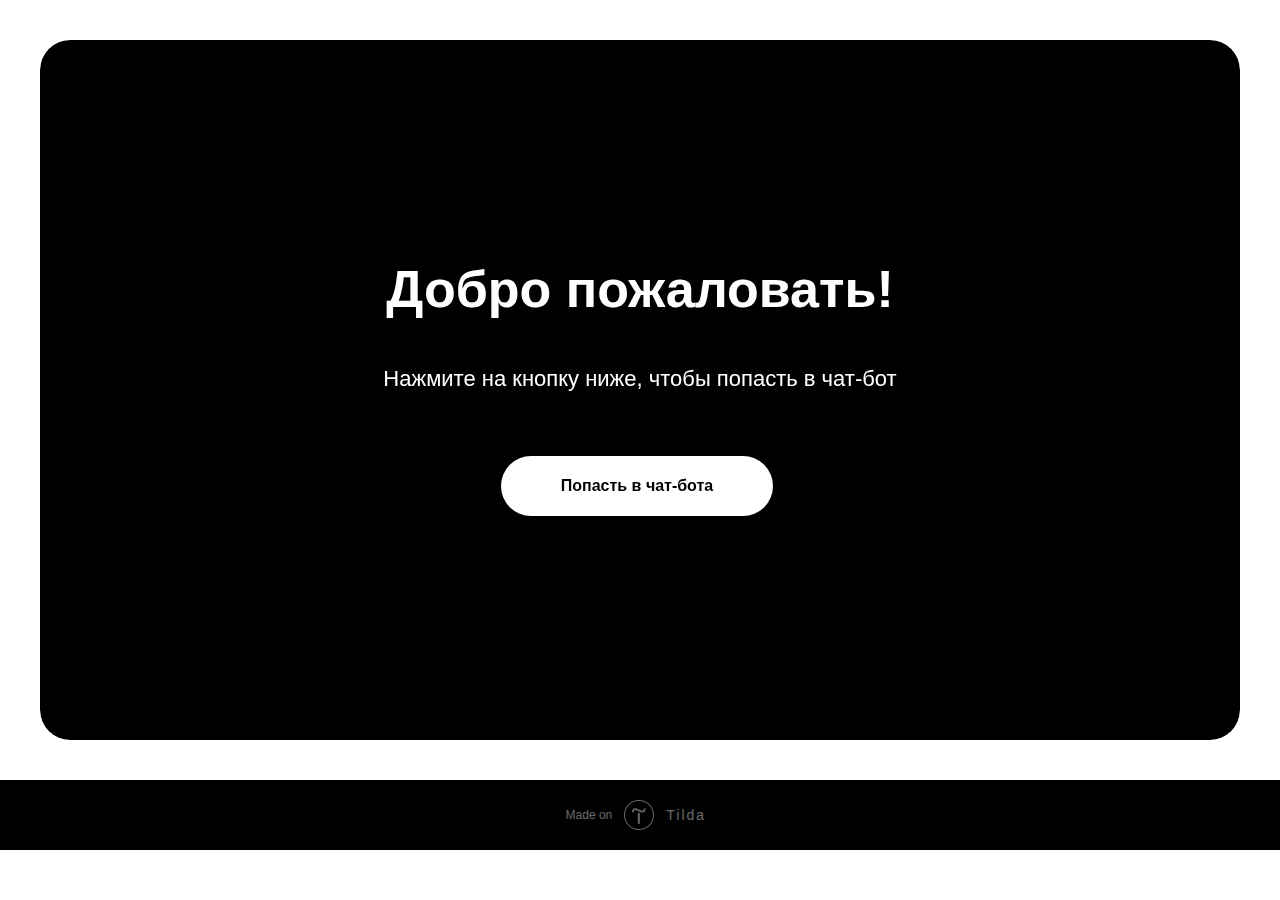
<file: проекты тильда/Чат-бот.html>
<!DOCTYPE html>
<!-- saved from url=(0031)http://project4453551.tilda.ws/ -->
<html><head><meta http-equiv="Content-Type" content="text/html; charset=UTF-8"><meta name="viewport" content="width=device-width, initial-scale=1.0"><!--metatextblock--><title>Чат-бот</title><meta property="og:url" content="http://project4453551.tilda.ws"><meta property="og:title" content="Чат-бот"><meta property="og:description" content=""><meta property="og:type" content="website"><meta property="og:image" content="https://static.tildacdn.com/tild3566-3136-4233-a161-313435643330/-/resize/504x/mymind-XUlsF9LYeVk-u.png"><link rel="canonical" href="http://project4453551.tilda.ws/"><!--/metatextblock--><meta property="fb:app_id" content="257953674358265"><meta name="format-detection" content="telephone=no"><meta http-equiv="x-dns-prefetch-control" content="on"><link rel="dns-prefetch" href="https://ws.tildacdn.com/"><link rel="dns-prefetch" href="https://static.tildacdn.com/"><link rel="shortcut icon" href="https://static.tildacdn.com/img/tildafavicon.ico" type="image/x-icon"><!-- Assets --><link rel="stylesheet" href="./Чат-бот_files/tilda-grid-3.0.min.css" type="text/css" media="all"><link rel="stylesheet" href="./Чат-бот_files/tilda-blocks-2.14.css" type="text/css" media="all"><link rel="preconnect" href="https://fonts.gstatic.com/"><link href="./Чат-бот_files/css2" rel="stylesheet"><link rel="stylesheet" href="./Чат-бот_files/tilda-animation-1.0.min.css" type="text/css" media="all"><link rel="stylesheet" href="./Чат-бот_files/tilda-cover-1.0.min.css" type="text/css" media="all"><link rel="stylesheet" href="./Чат-бот_files/tilda-forms-1.0.min.css" type="text/css" media="all"><script type="text/javascript" async="" id="tildastatscript" src="./Чат-бот_files/tildastat-0.2.min.js.Без названия"></script><script src="./Чат-бот_files/jquery-1.10.2.min.js.Без названия"></script><script src="./Чат-бот_files/tilda-scripts-3.0.min.js.Без названия"></script><script src="./Чат-бот_files/tilda-blocks-2.7.js.Без названия"></script><script src="./Чат-бот_files/lazyload-1.3.min.js.Без названия" charset="utf-8" async=""></script><script src="./Чат-бот_files/tilda-animation-1.0.min.js.Без названия" charset="utf-8" async=""></script><script src="./Чат-бот_files/tilda-cover-1.0.min.js.Без названия" charset="utf-8" async=""></script><script src="./Чат-бот_files/tilda-events-1.0.min.js.Без названия" charset="utf-8" async=""></script><script type="text/javascript">window.dataLayer = window.dataLayer || [];</script><script type="text/javascript">if((/bot|google|yandex|baidu|bing|msn|duckduckbot|teoma|slurp|crawler|spider|robot|crawling|facebook/i.test(navigator.userAgent))===false && typeof(sessionStorage)!='undefined' && sessionStorage.getItem('visited')!=='y'){	var style=document.createElement('style');	style.type='text/css';	style.innerHTML='@media screen and (min-width: 980px) {.t-records {opacity: 0;}.t-records_animated {-webkit-transition: opacity ease-in-out .2s;-moz-transition: opacity ease-in-out .2s;-o-transition: opacity ease-in-out .2s;transition: opacity ease-in-out .2s;}.t-records.t-records_visible {opacity: 1;}}';	document.getElementsByTagName('head')[0].appendChild(style);	$(document).ready(function() {	$('.t-records').addClass('t-records_animated');	setTimeout(function(){ $('.t-records').addClass('t-records_visible'); sessionStorage.setItem('visited','y');	},400);	});
}</script><style type="text/css">@media screen and (min-width: 980px) {.t-records {opacity: 0;}.t-records_animated {-webkit-transition: opacity ease-in-out .2s;-moz-transition: opacity ease-in-out .2s;-o-transition: opacity ease-in-out .2s;transition: opacity ease-in-out .2s;}.t-records.t-records_visible {opacity: 1;}}</style></head><body class="t-body" style="margin: 0px;"><!--allrecords--><div id="allrecords" class="t-records t-records_animated t-records_visible" data-hook="blocks-collection-content-node" data-tilda-project-id="4453551" data-tilda-page-id="21499214" data-tilda-formskey="f485b50f3a2eb963132832b661ce6f50" data-tilda-lazy="yes"><div id="rec347306610" class="r t-rec" style=" " data-animationappear="off" data-record-type="995"><!-- cover --><div class="t995"><div class="t995__wrapper"> <div class="t-cover" id="recorddiv347306610" bgimgfield="img" style="height:700px; background-image:url(&#39;https://static.tildacdn.com/tild3566-3136-4233-a161-313435643330/-/resize/20x/mymind-XUlsF9LYeVk-u.png&#39;);"><div class="t-cover__carrier loaded" id="coverCarry347306610" data-content-cover-id="347306610" data-content-cover-bg="https://static.tildacdn.com/tild3566-3136-4233-a161-313435643330/mymind-XUlsF9LYeVk-u.png" data-content-cover-height="700px" data-content-cover-parallax="" style="height: 700px; background-attachment: scroll; background-image: url(&quot;https://thumb.tildacdn.com/tild3566-3136-4233-a161-313435643330/-/format/webp/mymind-XUlsF9LYeVk-u.png&quot;);" src=""></div> <div class="t-cover__filter" style="height:700px;background-color:#000;filter: alpha(opacity:0); KHTMLOpacity: 0.0; MozOpacity: 0.0; opacity: 0.0;"></div> <div class="t-container"> <div class="t995__container t-col t-col_8 t-prefix_2"> <div class="t-cover__wrapper t-valign_middle t-align_center"> <div class="t995__inner-wrapper"> <div class="t995__title t-title t-title_md" style="" field="title">Добро пожаловать!</div> <div class="t995__descr t-descr t-descr_lg" style="" field="descr">Нажмите на кнопку ниже, чтобы попасть в чат-бот</div> <div class="t995__buttons"> <div class="t995__btn-wrapper"> <a href="https://t.me/chatbotnewprodject_bot" target="" class="t995__btn t-btn " style="color:#000000;background-color:#ffffff;border-radius:30px; -moz-border-radius:30px; -webkit-border-radius:30px;">Попасть в чат-бота</a> </div> </div> </div> </div> </div> </div> </div> </div> <style>#rec347306610 .t-btn[data-btneffects-first],
#rec347306610 .t-btn[data-btneffects-second],
#rec347306610 .t-submit[data-btneffects-first],
#rec347306610 .t-submit[data-btneffects-second] {	position: relative; overflow: hidden; -webkit-transform: translate3d(0,0,0); transform: translate3d(0,0,0);
}</style><script type="text/javascript">$(document).ready(function() {
});</script> </div><style type="text/css">@media screen and (max-width: 640px) { #rec347306610 .t995__wrapper { padding: 20px; }
}</style></div></div><!--/allrecords--><!-- Tilda copyright. Don't remove this line --><div class="t-tildalabel " id="tildacopy" data-tilda-sign="4453551#21499214" style="display: block !important; visibility: visible !important; position: relative !important; width: 100% !important; pointer-events: all !important; opacity: 1 !important; margin: 0 !important; z-index: 1 !important"><a href="https://tilda.cc/?upm=4453551" class="t-tildalabel__link"><div class="t-tildalabel__wrapper"><div class="t-tildalabel__txtleft">Made on </div><div class="t-tildalabel__wrapimg"><img src="./Чат-бот_files/tildacopy.png" class="t-tildalabel__img"></div><div class="t-tildalabel__txtright">Tilda</div></div></a></div><!-- Stat --><script type="text/javascript">if (! window.mainTracker) { window.mainTracker = 'tilda'; }	(function (d, w, k, o, g) { var n=d.getElementsByTagName(o)[0],s=d.createElement(o),f=function(){n.parentNode.insertBefore(s,n);}; s.type = "text/javascript"; s.async = true; s.key = k; s.id = "tildastatscript"; s.src=g; if (w.opera=="[object Opera]") {d.addEventListener("DOMContentLoaded", f, false);} else { f(); } })(document, window, 'a9fb87d22049741aecaa81c673ba2c74','script','https://static.tildacdn.com/js/tildastat-0.2.min.js');</script></body></html>
</file>
<file: мое резюме/css/style.css>
body{
    font-family:  'Montserrat', sans-serif;
    background-color: #F5F7FA;
}
.main-conteiner{
    display: flex;
    flex-direction: row-reverse;
    width: 1200px;
    background: #fff;
    margin: 40px auto;
    box-shadow: 6px 6px 20px rgba(0, 0, 0, 0.1);
}
/* main-content-setions */
.main-content-setions{
    margin: 100px 90px;
}
/* about-me-section */
.about-me{
    margin: 0 0 40px 0;

}
.about-me-profession{
    font-size: 14px;
    font-weight: 700;
    color: #000;
    font-style: normal;
    line-height: 17px;
    margin: 0 0 20px 0;
}
.about-me-name{
    font-style: normal;
    font-weight: bold;
    font-size: 45px;
    line-height: 55px;
    margin: 0 0 25px 0;
}
.about-me-description{
    font-style: normal;
    font-weight: normal;
    font-size: 14px;
    line-height: 24px;
    color: #595959;
    width: 400px;
}
/* projects-section */
.main-content-title{
    font-style: normal;
    font-weight: bold;
    font-size: 22px;
    line-height: 27px;
    color: #000000;
    margin-bottom: 10px;
}
.my-projects-section{
   margin-bottom: 50px;
}
.my-projects-list{
    padding: 0 0 0 17px;
}
.my-projects-itom{
    color: #000000;
    font-weight: bold; 
}
.my-projects-text{
    font-style: normal;
    font-weight: normal;
    font-size: 14px;
    line-height: 24px;
    color: #595959;
    margin-left: 5px;
}
.my-projects-link{
    font-style: normal;
    font-weight: normal;
    font-size: 14px;
    line-height: 24px;
    color: #595959;
}
.my-projects-berecket{
    font-style: normal;
    font-weight: bold;
    font-size: 14px;
    line-height: 24px;
    color: black;
}
/* My-work-experience */

.my-work-experience-companyblock{
    margin-bottom: 18px;
}
.my-work-experience-pozition{
    font-style: normal;
    font-weight: bold;
    font-size: 16px;
    line-height: 20px;
    color: black;
    margin: 0 0 10px 0;
}
.My-work-experience-company{
    color: #FB6D3A;
}
.time{
    font-style: normal;
    font-weight: normal;
    font-size: 12px;
    line-height: 15px;
    color: #A8A8A8;
    margin: 0 0 10px 0;
}
.divaider{
    color: black;
}
.My-work-experience-duties{
    padding: 18px;
}
.My-work-experience-duty{
    font-style: normal;
    font-weight: normal;
    font-size: 14px;
    line-height: 24px;
    color: #595959;
}
/* My-eduation */
.My-education-university{
    font-style: normal;
    font-weight: bold;
    font-size: 16px;
    line-height: 20px;
    color: #FB6D3A;
    margin-bottom: 10px;
}
.My-education-speciality{
font-style: normal;
font-weight: bold;
font-size: 14px;
line-height: 17px;
color: black;
margin-bottom: 10px;
}

/* sidbar section */
.sidbar-sections{
  background: #1E2939;
  width: 370px;
  padding: 40px 0;
}
.content-secions,
.tech-skills-sections,
.soft-skills-sections{
margin: 50px 0 0 40px;
}
.saidebar-title{
    font-style: normal;
    font-weight: bold;
    font-size: 22px;
    line-height: 27px;
    color: #fff;
    margin: 10px;
}

.contacts-sections-type{
    font-style: normal;
    font-weight: bold;
    font-size: 14px;
    line-height: 24px;
    margin-right: 7px ;
    color: #fff;
}
.contacts-sections-link{
color: #565E6A;
font-style: normal;
font-weight: normal;
font-size: 14px;
line-height: 24px;
}
.skills-list{
    padding: 0 0 0 17px;

}
.skills-item{
    color: #FB6D3A;
}
.skills-item-text{
    color: #fff;
}
</file>
<file: проекты тильда/Кухонная Фея_files/tilda-blocks-2.14.css>
.t-body{margin:0}#allrecords{-webkit-font-smoothing:antialiased;background-color:none}#allrecords a{color:#ff8562;text-decoration:none}#allrecords a[href^=tel]{color:inherit;text-decoration:none}#allrecords ol{padding-left:22px}#allrecords ul{padding-left:20px}#allrecords b,#allrecords strong{font-weight:700}@media print{body,html{min-width:1200px;max-width:1200px;padding:0;margin:0 auto;border:none}}.t-text{font-family:'Roboto',Arial,sans-serif;font-weight:300;color:#000}.t-text_xs{font-size:15px;line-height:1.55}.t-text_sm{font-size:18px;line-height:1.55}.t-text_md{font-size:20px;line-height:1.55}.t-text_lg{font-size:22px;line-height:1.55}.t-text_weight_plus{font-weight:400}.t-text-impact{font-family:'Roboto',Arial,sans-serif;font-weight:300;color:#000}.t-text-impact_xs{font-size:26px;line-height:1.5}.t-text-impact_sm{font-size:32px;line-height:1.35}.t-text-impact_md{font-size:38px;line-height:1.35}.t-text-impact_lg{font-size:42px;line-height:1.23}.t-name{font-family:'Roboto',Arial,sans-serif;font-weight:600;color:#000}.t-name_xs{font-size:16px;line-height:1.35}.t-name_sm{font-size:18px;line-height:1.35}.t-name_md{font-size:20px;line-height:1.35}.t-name_lg{font-size:22px;line-height:1.35}.t-name_xl{font-size:24px;line-height:1.35}.t-heading{font-family:'Roboto',Arial,sans-serif;font-weight:600;color:#000}.t-heading_xs{font-size:26px;line-height:1.23}.t-heading_sm{font-size:28px;line-height:1.17}.t-heading_md{font-size:30px;line-height:1.17}.t-heading_lg{font-size:32px;line-height:1.17}.t-title{font-family:'Roboto',Arial,sans-serif;font-weight:600;color:#000}.t-title_xxs{font-size:36px;line-height:1.23}.t-title_xs{font-size:42px;line-height:1.23}.t-title_sm{font-size:48px;line-height:1.23}.t-title_md{font-size:52px;line-height:1.23}.t-title_lg{font-size:64px;line-height:1.23}.t-title_xl{font-size:72px;line-height:1.17}.t-title_xxl{font-size:82px;line-height:1.17}.t-descr{font-family:'Roboto',Arial,sans-serif;font-weight:300;color:#000}.t-descr_xxs{font-size:14px;line-height:1.55}.t-descr_xs{font-size:16px;line-height:1.55}.t-descr_sm{font-size:18px;line-height:1.55}.t-descr_md{font-size:20px;line-height:1.55}.t-descr_lg{font-size:22px;line-height:1.55}.t-descr_xl{font-size:24px;line-height:1.5}.t-descr_xxl{font-size:26px;line-height:1.45}.t-descr_xxxl{font-size:30px;line-height:1.45;letter-spacing:.45}.t-uptitle{font-family:'Roboto',Arial,sans-serif;font-weight:600;color:#000;letter-spacing:2.5px}.t-uptitle_xs{font-size:12px}.t-uptitle_sm{font-size:14px}.t-uptitle_md{font-size:16px}.t-uptitle_lg{font-size:18px}.t-uptitle_xl{font-size:20px;letter-spacing:2px}.t-uptitle_xxl{font-size:22px;letter-spacing:2px}.t-uptitle_xxxl{font-size:24px;letter-spacing:2px}@media screen and (max-width:1200px){.t-text_xs{font-size:14px}.t-text_sm{font-size:16px}.t-text_md{font-size:18px}.t-text_lg{font-size:20px}.t-text-impact_md{font-size:30px}.t-descr_xxs{font-size:12px}.t-descr_xs{font-size:14px}.t-descr_sm{font-size:16px}.t-descr_md{font-size:18px}.t-descr_lg{font-size:20px}.t-descr_xl{font-size:22px}.t-descr_xxl{font-size:22px}.t-descr_xxxl{font-size:26px}.t-uptitle_md{font-size:14px}.t-uptitle_lg{font-size:16px}.t-uptitle_xl{font-size:18px}.t-uptitle_xxl{font-size:20px}.t-uptitle_xxxl{font-size:22px}.t-title_xxs{font-size:32px}.t-title_xs{font-size:38px}.t-title_sm{font-size:44px}.t-title_md{font-size:48px}.t-title_lg{font-size:60px}.t-title_xl{font-size:68px}.t-title_xxl{font-size:78px}.t-name_xs{font-size:14px}.t-name_sm{font-size:16px}.t-name_md{font-size:18px}.t-name_lg{font-size:20px}.t-name_xl{font-size:22px}.t-heading_xs{font-size:24px}.t-heading_sm{font-size:26px}.t-heading_md{font-size:28px}.t-heading_lg{font-size:30px}}@media screen and (max-width:640px){.t-text_xs{font-size:12px;line-height:1.45}.t-text_sm{font-size:14px;line-height:1.45}.t-text_md{font-size:16px;line-height:1.45}.t-text_lg{font-size:18px;line-height:1.45}.t-text-impact_sm{font-size:22px}.t-text-impact_md{font-size:26px}.t-text-impact_lg{font-size:28px}.t-descr_xs{font-size:12px;line-height:1.45}.t-descr_sm{font-size:14px;line-height:1.45}.t-descr_md{font-size:16px;line-height:1.45}.t-descr_lg{font-size:18px;line-height:1.45}.t-descr_xl{font-size:20px;line-height:1.4}.t-descr_xxl{font-size:20px}.t-descr_xxxl{font-size:22px}.t-uptitle_xs{font-size:10px}.t-uptitle_sm{font-size:10px}.t-uptitle_md{font-size:12px}.t-uptitle_lg{font-size:14px}.t-uptitle_xl{font-size:16px}.t-uptitle_xxl{font-size:18px}.t-uptitle_xxxl{font-size:20px}.t-title_xxs{font-size:28px}.t-title_xs{font-size:30px}.t-title_sm{font-size:30px}.t-title_md{font-size:30px}.t-title_lg{font-size:30px}.t-title_xl{font-size:32px}.t-title_xxl{font-size:36px}.t-name_xs{font-size:12px}.t-name_sm{font-size:14px}.t-name_md{font-size:16px}.t-name_lg{font-size:18px}.t-name_xl{font-size:20px}.t-heading_xs{font-size:22px}.t-heading_sm{font-size:24px}.t-heading_md{font-size:24px}.t-heading_lg{font-size:26px}}@media screen and (max-width:480px){.t-title_xl{font-size:30px}.t-title_xxl{font-size:30px}}.t-records{-webkit-font_smoothing:antialiased;background-color:none}.t-records a{color:#ff8562;text-decoration:none}.t-records a[href^=tel]{color:inherit;text-decoration:none}.t-records ol{padding-left:22px;margin-top:0;margin-bottom:10px}.t-records ul{padding-left:20px;margin-top:0;margin-bottom:10px}.t-btn{display:inline-block;font-family:'Roboto',Arial,sans-serif;height:60px;border:0 none;font-size:16px;padding-left:60px;padding-right:60px;text-align:center;white-space:nowrap;vertical-align:middle;font-weight:700;background-image:none;cursor:pointer;-webkit-appearance:none;-webkit-user-select:none;-moz-user-select:none;-ms-user-select:none;-o-user-select:none;user-select:none;-webkit-box-sizing:border-box;-moz-box-sizing:border-box;box-sizing:border-box}.t-btn td{vertical-align:middle}.t-btn_sending{opacity:.5}@media screen and (max-width:640px){.t-btn{white-space:normal;padding-left:30px;padding-right:30px}}.t-btn_xs{height:35px;font-size:13px;padding-left:15px;padding-right:15px}.t-btn_sm{height:45px;font-size:14px;padding-left:30px;padding-right:30px}.t-btn_lg{height:60px;font-size:22px;padding-left:70px;padding-right:70px}.t-btn_xl{height:80px;font-size:26px;padding-left:80px;padding-right:80px}.t-btn_xxl{height:100px;font-size:30px;padding-left:90px;padding-right:90px}@media screen and (max-width:640px){.t-btn_sm{padding-left:20px;padding-right:20px}.t-btn_lg{font-size:18px;padding-left:40px;padding-right:40px}.t-btn_xl{font-size:22px;padding-left:50px;padding-right:50px}.t-btn_xxl{font-size:26px;padding-left:60px;padding-right:60px}}.t-btntext{font-family:'Roboto',Arial,sans-serif;color:#000;font-size:20px;line-height:1.55;font-weight:700;text-decoration:none;cursor:pointer;display:inline-block}.t-btntext_sm{font-size:16px}.t-btntext_lg{font-size:24px}.t-uppercase.t-btntext{font-size:16px}.t-uppercase.t-btntext_sm{font-size:14px}.t-uppercase.t-btntext_lg{font-size:20px}.t-btntext:after{content:"\00a0→";font-family:Arial,Helvetica,sans-serif}@media screen and (max-width:640px){.t-btntext_lg{font-size:20px}}@media screen and (max-width:1200px){.t-screenmin-1200px{display:none}}@media screen and (max-width:980px){.t-screenmin-980px{display:none}}@media screen and (max-width:640px){.t-screenmin-640px{display:none}}@media screen and (max-width:480px){.t-screenmin-480px{display:none}}@media screen and (max-width:320px){.t-screenmin-320px{display:none}}@media screen and (min-width:321px){.t-screenmax-320px{display:none}}@media screen and (min-width:481px){.t-screenmax-480px{display:none}}@media screen and (min-width:641px){.t-screenmax-640px{display:none}}@media screen and (min-width:981px){.t-screenmax-980px{display:none}}@media screen and (min-width:1201px){.t-screenmax-1200px{display:none}}.t-hidden{display:none}.t-opacity_50{filter:alpha(opacity=50);KHTMLOpacity:.5;MozOpacity:.5;opacity:.5}.t-opacity_70{filter:alpha(opacity=70);KHTMLOpacity:.7;MozOpacity:.7;opacity:.7}.t-uppercase{text-transform:uppercase}.t-align_center{text-align:center}.t-align_left{text-align:left}.t-align_right{text-align:right}.t-margin_auto{margin-left:auto;margin-right:auto}.t-valign_middle{vertical-align:middle}.t-valign_top{vertical-align:top}.t-valign_bottom{vertical-align:bottom}.t-margin_left_auto{margin-right:0;margin-left:auto}.t-tildalabel{background-color:#000;color:#fff;width:100%;height:70px;font-family:Arial;font-size:14px}.t-tildalabel:hover .t-tildalabel__wrapper{opacity:1}.t-tildalabel_white{background-color:#fff;color:#000}.t-tildalabel_gray{background-color:#eee;color:#000}.t-tildalabel__wrapper{display:table;height:30px;width:270px;margin:0 auto;padding-top:20px;opacity:.4}.t-tildalabel__txtleft{display:table-cell;width:120px;height:30px;vertical-align:middle;text-align:right;padding-right:12px;font-weight:300;font-size:12px}.t-tildalabel__wrapimg{display:table-cell;width:30px;height:30px;vertical-align:middle}.t-tildalabel__img{width:30px;height:30px;vertical-align:middle}.t-tildalabel__txtright{display:table-cell;width:120px;height:30px;vertical-align:middle;padding-left:12px;font-weight:500;letter-spacing:2px}.t-tildalabel__link{color:#fff;text-decoration:none;vertical-align:middle}.t-tildalabel_white .t-tildalabel__link,.t-tildalabel_gray .t-tildalabel__link{color:#000}.t-tildalabel-free{padding:35px 0 45px;height:auto;text-align:center}.t-tildalabel-free__main{max-width:340px;display:block;margin:0 auto;line-height:1.4;letter-spacing:.2px;color:inherit;opacity:.4}.t-tildalabel-free__links-wr{display:table;margin:30px auto 0}.t-tildalabel-free__txt-link{display:table-cell;padding:0 15px;font-size:13px;text-decoration:none;color:inherit;opacity:.25}.t-tildalabel-free__txt-link:hover,.t-tildalabel-free__main:hover{opacity:1}@media screen and (max-width:640px){.t-tildalabel-free__txt-link{display:block;padding:5px 30px}.t-tildalabel-free__main{opacity:.7}.t-tildalabel-free__txt-link{opacity:.4}}.clearfix:before,.clearfix:after{display:table;content:" "}.clearfix:after{clear:both}.center-block{display:block;margin-right:auto;margin-left:auto}.t-mbfix{opacity:.01;-webkit-transform:translateX(0);-ms-transform:translateX(0);transform:translateX(0);position:fixed;width:100%;height:500px;background-color:white;top:0;left:0;z-index:10000;-webkit-transition:all 0.1s ease;transition:all 0.1s ease}.t-mbfix_hide{-webkit-transform:translateX(3000px);-ms-transform:translateX(3000px);transform:translateX(3000px)}.r_anim{-webkit-transition:opacity 0.5s;transition:opacity 0.5s}.r_hidden{opacity:0}.r_showed{opacity:1}img:not([src]){visibility:hidden}.t-popup{display:none}.t-body_scroll-locked{position:fixed;left:0;width:100%;height:100%;overflow:hidden}.t-submit{font-family:'Roboto',Arial,sans-serif}.t-input{font-family:'Roboto',Arial,sans-serif}.t-input__vis-ph{font-family:'Roboto',Arial,sans-serif}.t-select{font-family:'Roboto',Arial,sans-serif}.t-form .uploadcare-widget-button{font-family:'Roboto',Arial,sans-serif}.t-input-error{font-family:'Roboto',Arial,sans-serif}.t-form__errorbox-wrapper{font-family:'Roboto',Arial,sans-serif}.t-form__errorbox-text{font-family:'Roboto',Arial,sans-serif}.t-form__errorbox-item{font-family:'Roboto',Arial,sans-serif}.t-form__successbox{font-family:'Roboto',Arial,sans-serif}.t-rec_pt_0{padding-top:0}.t-rec_pt_15{padding-top:15px}.t-rec_pt_30{padding-top:30px}.t-rec_pt_45{padding-top:45px}.t-rec_pt_60{padding-top:60px}.t-rec_pt_75{padding-top:75px}.t-rec_pt_90{padding-top:90px}.t-rec_pt_105{padding-top:105px}.t-rec_pt_120{padding-top:120px}.t-rec_pt_135{padding-top:135px}.t-rec_pt_150{padding-top:150px}.t-rec_pt_165{padding-top:165px}.t-rec_pt_180{padding-top:180px}.t-rec_pt_195{padding-top:195px}.t-rec_pt_210{padding-top:210px}.t-rec_pb_0{padding-bottom:0}.t-rec_pb_15{padding-bottom:15px}.t-rec_pb_30{padding-bottom:30px}.t-rec_pb_45{padding-bottom:45px}.t-rec_pb_60{padding-bottom:60px}.t-rec_pb_75{padding-bottom:75px}.t-rec_pb_90{padding-bottom:90px}.t-rec_pb_105{padding-bottom:105px}.t-rec_pb_120{padding-bottom:120px}.t-rec_pb_135{padding-bottom:135px}.t-rec_pb_150{padding-bottom:150px}.t-rec_pb_165{padding-bottom:165px}.t-rec_pb_180{padding-bottom:180px}.t-rec_pb_195{padding-bottom:195px}.t-rec_pb_210{padding-bottom:210px}@media screen and (max-width:480px){.t-rec_pt_0{padding-top:0}.t-rec_pt_15{padding-top:15px}.t-rec_pt_30{padding-top:30px}.t-rec_pt_45{padding-top:45px}.t-rec_pt_60{padding-top:60px}.t-rec_pt_75{padding-top:75px}.t-rec_pt_90{padding-top:90px}.t-rec_pt_105{padding-top:90px}.t-rec_pt_120{padding-top:90px!important}.t-rec_pt_135{padding-top:90px!important}.t-rec_pt_150{padding-top:90px!important}.t-rec_pt_165{padding-top:90px!important}.t-rec_pt_180{padding-top:120px!important}.t-rec_pt_195{padding-top:120px!important}.t-rec_pt_210{padding-top:120px!important}.t-rec_pb_0{padding-bottom:0}.t-rec_pb_15{padding-bottom:15px}.t-rec_pb_30{padding-bottom:30px}.t-rec_pb_45{padding-bottom:45px}.t-rec_pb_60{padding-bottom:60px}.t-rec_pb_75{padding-bottom:75px}.t-rec_pb_90{padding-bottom:90px}.t-rec_pb_105{padding-bottom:90px}.t-rec_pb_120{padding-bottom:90px!important}.t-rec_pb_135{padding-bottom:90px!important}.t-rec_pb_150{padding-bottom:90px!important}.t-rec_pb_165{padding-bottom:90px!important}.t-rec_pb_180{padding-bottom:120px!important}.t-rec_pb_195{padding-bottom:120px!important}.t-rec_pb_210{padding-bottom:120px!important}}@media screen and (max-width:480px){.t-rec_pt-res-480_0{padding-top:0!important}.t-rec_pt-res-480_15{padding-top:15px!important}.t-rec_pt-res-480_30{padding-top:30px!important}.t-rec_pt-res-480_45{padding-top:45px!important}.t-rec_pt-res-480_60{padding-top:60px!important}.t-rec_pt-res-480_75{padding-top:75px!important}.t-rec_pt-res-480_90{padding-top:90px!important}.t-rec_pt-res-480_105{padding-top:105px!important}.t-rec_pt-res-480_120{padding-top:120px!important}.t-rec_pt-res-480_135{padding-top:135px!important}.t-rec_pt-res-480_150{padding-top:150px!important}.t-rec_pt-res-480_165{padding-top:165px!important}.t-rec_pt-res-480_180{padding-top:180px!important}.t-rec_pt-res-480_195{padding-top:195px!important}.t-rec_pt-res-480_210{padding-top:210px!important}.t-rec_pb-res-480_0{padding-bottom:0!important}.t-rec_pb-res-480_15{padding-bottom:15px!important}.t-rec_pb-res-480_30{padding-bottom:30px!important}.t-rec_pb-res-480_45{padding-bottom:45px!important}.t-rec_pb-res-480_60{padding-bottom:60px!important}.t-rec_pb-res-480_75{padding-bottom:75px!important}.t-rec_pb-res-480_90{padding-bottom:90px!important}.t-rec_pb-res-480_105{padding-bottom:105px!important}.t-rec_pb-res-480_120{padding-bottom:120px!important}.t-rec_pb-res-480_135{padding-bottom:135px!important}.t-rec_pb-res-480_150{padding-bottom:150px!important}.t-rec_pb-res-480_165{padding-bottom:165px!important}.t-rec_pb-res-480_180{padding-bottom:180px!important}.t-rec_pb-res-480_195{padding-bottom:195px!important}.t-rec_pb-res-480_210{padding-bottom:210px!important}}.t182{text-align:center}.t182__wrapper{padding-top:42px;padding-bottom:42px}.t182__title{color:#fff;padding:24px 0 24px 0;letter-spacing:1px}.t182__descr{color:#fff;padding:15px 0 30px 0}.t182__buttons{margin-top:45px}.t182 .t-btn:nth-child(2){margin-left:10px}@media screen and (max-width:640px){.t182__title{font-size:30px;line-height:30px;padding-left:10px;padding-right:10px}.t182__descr{padding-left:10px;padding-right:10px;font-size:14px;line-height:20px}.t182 .t-btn{margin:7px 3px}.t182 .t-btn:nth-child(2){margin-left:3px}}.t345-container.t345-socials_block{height:auto!important;padding:24px 0}.t345 .t345-col{height:100%;margin:0 auto;float:none;display:block}.t345-col.t-col_100{height:100%;margin:0 auto;display:block;width:100%}.t345-content{display:table;height:100%;position:relative;width:100%}.t345-socials_block .t345-text__wrapper{display:block}.t345-text__wrapper{display:table-cell;vertical-align:middle;height:80px}.t345-text{display:inline-block}.t345-socials{position:absolute;top:50%;right:0;-moz-transform:translateY(-50%);-ms-transform:translateY(-50%);-webkit-transform:translateY(-50%);-o-transform:translateY(-50%);transform:translateY(-50%)}.t345-socials_block .t345-socials{position:relative;top:auto;right:auto;display:inline-block;margin-top:14px;-moz-transform:translateY(0);-ms-transform:translateY(0);-webkit-transform:translateY(0);-o-transform:translateY(0);transform:translateY(0)}.t345-share,.t345-social,.t345 .t-sociallinks{display:inline-block;vertical-align:middle}.t345 .t-sociallinks,.t345 .t-sociallinks__wrapper,.t345 .t-sociallinks__item,.t345-social__wrapper,.t345-social__item,.t345-social{display:inline-block;margin-left:4px;height:30px;-webkit-transition:all ease-in-out .25s;-moz-transition:all ease-in-out .25s;-o-transition:all ease-in-out .25s;transition:all ease-in-out .25s}.t345 .t-sociallinks__item:hover,.t345-social__item:hover{opacity:.8}.t345-socials_block .t-sociallinks,.t345-socials_block .t-sociallinks__wrapper,.t345-socials_block .t-sociallinks__item,.t345-socials_block .t345-social__wrapper,.t345-socials_block .t345-social__item,.t345-socials_block .t345-social{margin-left:0;margin-right:4px}.t345-text{color:#555}.t345 .ya-share2__container_size_m .ya-share2__icon{width:28px;height:28px}.t345 .ya-share2__list{margin-bottom:0}.t345 .ya-share2__container_size_m .ya-share2__counter{line-height:28px}.t345__black-white .ya-share2__badge{background-color:#111!important}.t345__transp-white .ya-share2__badge{background-color:transparent!important}.t345__transp-white .ya-share2__container_size_m .ya-share2__counter:before{display:none}.t345__transp-white .ya-share2__container_size_m .ya-share2__counter{padding-left:0!important;margin-top:2px}.t345__white-black .ya-share2__badge{background-color:#fff!important}.t345__white-black .ya-share2__container_size_m .ya-share2__item_service_facebook .ya-share2__icon{background-image:url([data-uri])}.t345__white-black .ya-share2__container_size_m .ya-share2__counter{color:#222}.t345__white-black .ya-share2__counter:before{background-color:#222}.t345__white-black .ya-share2__container_size_m .ya-share2__item_service_vkontakte .ya-share2__icon{background-image:url([data-uri])}.t345__white-black .ya-share2__container_size_m .ya-share2__item_service_twitter .ya-share2__icon{background-image:url([data-uri])}.t345__white-black .ya-share2__container_size_m .ya-share2__item_service_odnoklassniki .ya-share2__icon{background-image:url([data-uri]);background-size:28px 28px}.t345__transp-black .ya-share2__badge{background-color:transparent!important}.t345__transp-black .ya-share2__container_size_m .ya-share2__item_service_facebook .ya-share2__icon{background-image:url([data-uri])}.t345__transp-black .ya-share2__container_size_m .ya-share2__counter{color:#222;padding-left:0!important;margin-top:2px}.t345__transp-black .ya-share2__counter:before{display:none}.t345__transp-black .ya-share2__container_size_m .ya-share2__item_service_vkontakte .ya-share2__icon{background-image:url([data-uri])}.t345__transp-black .ya-share2__container_size_m .ya-share2__item_service_twitter .ya-share2__icon{background-image:url([data-uri])}.t345__transp-black .ya-share2__container_size_m .ya-share2__item_service_odnoklassniki .ya-share2__icon{background-image:url([data-uri]);background-size:28px 28px}.t476__title{margin-bottom:29px}.t476__descr{margin-top:31px}.t476__col{margin:0 auto}.t476__wrapper{padding:40px 0}.t476__line{max-width:50px;width:100%;height:3px;background-color:#666;margin:0 auto}.t476__content{background-color:#fff;padding:80px 86px 85px}@media screen and (max-width:680px){.t476__wrapper{padding:40px 20px}.t476__content{padding:30px 20px 35px}}.t490 .t-section__topwrapper{margin-bottom:105px}.t490 .t-section__title{margin-bottom:30px}.t490 .t-section__descr{max-width:560px}.t490 .t-section__bottomwrapper{margin-top:105px}.t490__wrapperleft{padding-left:0;padding-right:0}.t490__wrappercenter{padding-left:20px;padding-right:20px}.t490__separator{margin-bottom:90px}.t490__bgimg{margin-bottom:25px;width:100px;height:100px;max-width:100%;background-size:cover;background-repeat:no-repeat;background-position:center}.t490__img{margin-bottom:25px;width:100px;height:auto;max-width:100%}.t490__img_circle{border-radius:50%;-moz-border-radius:50%;-webkit-border-radius:50%}.t490 .t-name_xl{margin-bottom:25px;margin-top:18px}.t490 .t-name_sm{margin-bottom:25px;margin-top:12px}.t490 .t-heading_md{margin-bottom:25px;margin-top:12px}@media screen and (max-width:960px){.t490 .t-section__bottomwrapper{margin-top:45px}.t490 .t-section__topwrapper{margin-bottom:45px}.t490 .t-section__title{margin-bottom:20px}.t490__col{margin-bottom:45px}.t490__separator{margin-bottom:0px!important}}.t508 .t-section__topwrapper{margin-bottom:90px}.t508 .t-section__title{margin-bottom:40px}.t508 .t-section__descr{max-width:560px}.t508 .t-section__bottomwrapper{margin-top:105px}.t508__separator{margin-bottom:55px}.t508__textwrapper{padding-left:40px}.t508__bottommargin{margin-bottom:14px}.t508__checkmark{width:55px;display:block}.t508__imgwrapper{width:55px}.t508__bgimg{width:55px;height:55px;max-width:100%;background-size:cover;background-repeat:no-repeat;background-position:center}.t508__img{width:100%;max-width:100%;height:auto}.t508__img_circle{border-radius:50%;-moz-border-radius:50%;-webkit-border-radius:50%}@media screen and (max-width:960px){.t508 .t-section__bottomwrapper{margin-top:45px}.t508 .t-section__topwrapper{margin-bottom:45px}.t508 .t-section__title{margin-bottom:20px}.t508__separator{margin-bottom:40px!important}.t508__checkmark,.t508__bgimg{max-width:50px;max-height:50px}.t508__imgwrapper{max-width:50px}.t508__textwrapper{padding-left:20px!important}}@media screen and (max-width:640px){.t508__checkmark,.t508__bgimg{max-width:40px;max-height:40px}.t508__imgwrapper{max-width:40px}}.t510 .t-section__topwrapper{margin-bottom:90px}.t510 .t-section__title{margin-bottom:40px}.t510 .t-section__descr{max-width:560px}.t510 .t-section__bottomwrapper{margin-top:105px}.t510__separator{margin-bottom:55px}.t510__textwrapper{padding-left:40px}.t510__bottommargin{margin-bottom:14px}.t510__checkmark{display:block}.t510__circle{background-color:#fff;border-radius:50%;-moz-border-radius:50%;-webkit-border-radius:50%;display:block;width:45px;height:45px;text-align:center;font-size:20px;line-height:45px;color:#000;overflow:hidden;white-space:nowrap}@media screen and (max-width:960px){.t510 .t-section__bottomwrapper{margin-top:45px}.t510 .t-section__topwrapper{margin-bottom:45px}.t510 .t-section__title{margin-bottom:20px}.t510__separator{margin-bottom:40px!important}.t510__circle{max-width:40px;max-height:40px;font-size:18px!important;line-height:40px!important}.t510__textwrapper{padding-left:20px!important}}.t544__blockimg{background-size:cover;background-position:center;background-repeat:no-repeat}.t544__textwrapper{display:table;width:100%;height:100%}.t544__content{display:table-cell}.t544__title{margin-bottom:8px}.t544__descr{color:#666;margin-bottom:28px}.t544__text{margin-top:28px}.t544__line{max-width:50px;width:100%;height:3px;background-color:#666;display:block}.t544__sizer.t-col_1{width:60px!important;max-width:60px!important}.t544__sizer.t-col_2{width:160px!important;max-width:160px!important}.t544__sizer.t-col_3{width:260px!important;max-width:260px!important}.t544__sizer.t-col_4{width:360px!important;max-width:360px!important}.t544__sizer.t-col_5{width:460px!important;max-width:460px!important}.t544__sizer.t-col_6{width:560px!important;max-width:560px!important}.t544__sizer.t-col_7{width:660px!important;max-width:660px!important}.t544__sizer.t-col_8{width:760px!important;max-width:760px!important}.t544__sizer.t-col_9{width:860px!important;max-width:860px!important}.t544__sizer.t-col_10{width:960px!important;max-width:960px!important}.t544__sizer.t-col_11{width:1060px!important;max-width:1060px!important}.t544__sizer.t-col_12{width:1160px!important;max-width:1160px!important}@media screen and (max-width:960px){.t544__top{margin-bottom:30px}.t544__textwrapper{height:auto!important}}.t577{visibility:hidden}.t577 .t-section__topwrapper{margin-bottom:90px}.t577 .t-section__title{margin-bottom:40px}.t577 .t-section__descr{max-width:560px}.t577 .t-section__bottomwrapper{margin-top:55px}.t577__separator{margin-bottom:50px}.t577__separator:after,.t577__separator:before{content:'';display:table;clear:both}.t577__col{padding-top:35px;position:relative}.t577__textwrapper{display:-webkit-box;display:-ms-flexbox;display:flex;-webkit-box-orient:vertical;-webkit-box-direction:normal;-ms-flex-direction:column;flex-direction:column;background:#fff;padding:53px 30px 40px}.t577__circle{width:70px;height:70px;background-color:#fff;border-radius:100%;border:1px solid #222;margin:0 auto;position:absolute;top:0;left:0;right:0}.t577__number{position:absolute;top:50%;left:0;right:0;text-align:center;-webkit-transform:translateY(-50%);transform:translateY(-50%);color:#222}.t577__img{max-width:100px;width:100%;margin:auto auto 0;padding-top:20px}.t577__title{margin-top:20px}.t577__descr{margin-top:12px;margin-bottom:20px}@media screen and (max-width:960px){.t577__col.t-col_3,.t577__col.t-col_4,.t577__col.t-col_6{width:100%;max-width:580px;display:table;vertical-align:middle;margin:0 auto 50px;float:none}.t577 .t-section__bottomwrapper{margin-top:0}.t577 .t-section__topwrapper{margin-bottom:40px}.t577 .t-section__title{margin-bottom:20px}.t577__separator{margin-bottom:0}.t577__col{margin-bottom:40px}}.t581{text-align:center}.t581 .js-payment-systembox{bottom:-50px;top:initial}.t581__wrapper{padding-top:42px;padding-bottom:42px}.t581__title{color:#fff;margin-bottom:25px}.t581__descr{color:#fff}.t581__buttons{margin-top:70px}.t581__buttons-wrapper{display:table;position:relative}.t581__arrow-icon{width:45px;position:absolute;left:-30px;transform:translateX(-100%);fill:#fff;top:0;bottom:0;margin:auto}.t581__arrow-icon_mobile{display:none}.t581__arrow-icon_right{right:-30px;transform:scaleX(-1);transform-origin:right;left:auto}.t581__btn-size_lg{height:70px;font-size:22px;padding-left:70px;padding-right:70px}.t581__btn-size_xl{height:80px;font-size:26px;padding-left:80px;padding-right:80px}.t581__btn-size_xxl{height:100px;font-size:30px;padding-left:90px;padding-right:90px}.t581__marginleft20px{margin-left:20px}@media screen and (max-width:960px){.t581__buttons{margin-top:30px}.t581__arrow-icon{display:none}.t581__arrow-icon_mobile{display:block;width:20px;margin:0 auto 20px;fill:#fff}}@media screen and (max-width:640px){.t581__marginleft20px{margin-left:0}.t581__btn,.t581__buttons-wrapper{margin-bottom:10px;width:100%}.t581__btn-size_lg,.t581__btn-size_xl,.t581__btn-size_xxl{height:60px;font-size:18px;padding-left:40px;padding-right:40px}}.t659 .t-section__topwrapper{margin-bottom:50px}.t659 .t-section__title{margin-bottom:40px;color:#fff}.t659 .t-section__descr{max-width:560px;color:#fff;margin:0 auto}.t659{position:relative}.t659 .t-slds__container{display:table;table-layout:fixed;width:100%}.t659 .t-slds{position:static}.t659 .t-slds__arrow_wrapper{height:auto!important}.t659 .t-slds__bullet_wrapper{position:absolute;bottom:15px;left:0;right:0}.t659__title{margin-top:14px;margin-bottom:5px;color:#fff}.t659__descr{margin-bottom:8px;color:#fff}.t659__text{margin-bottom:36px;color:#fff}.t659__bgimg{width:100px;height:100px;background-size:cover;background-repeat:no-repeat;background-position:center;margin:0 auto;display:block}.t659__img{width:100%;max-width:100px;margin:0 auto;display:block}.t659__img_circle{border-radius:50%;-moz-border-radius:50%;-webkit-border-radius:50%}.t659__content{padding:40px 0}@media screen and (max-width:960px){.t659 .t-section__topwrapper{margin-bottom:40px}.t659 .t-section__title{margin-bottom:25px}.t659__witharrows .t-slds__wrapper{padding:0 45px}.t659__content{padding:10px 0}}@media screen and (max-width:640px){.t659__text{font-size:18px}}.t659 .t-review-social-links__wrapper{-webkit-box-pack:center;-ms-flex-pack:center;justify-content:center}.t659 .t-review-social-links{margin-top:10px}.t698 .t698__mainwrapper{padding:0 20px}.t698 .t698__mainblock{margin:0 auto}.t698 .t698__mainblock_left{text-align:left}.t698 .t698__title{color:#fff;margin-bottom:40px}.t698 .t698__descr{color:#fff;margin-bottom:50px}.t698 .t698__nomargin .t698__descr{margin-bottom:30px}.t698 .t-form__inputsbox{-webkit-transition:max-height 0.3s cubic-bezier(.19,1,.22,1);transition:max-height 0.3s cubic-bezier(.19,1,.22,1);max-height:15000px}.t698 .t698__inputsbox_hidden.t-form__inputsbox{overflow:hidden;max-height:0;opacity:0}.t698 .t-form__inputsbox{max-width:560px;margin:0 auto;text-align:left}.t698 .t698__mainblock_left .t-form__inputsbox{margin-left:0}.t698 .t-input-group{margin-bottom:20px}.t698 .t-input{height:56px;background-color:transparent;-webkit-appearance:none}.t698 .t-input__vis-ph{top:20px}.t698 .t-input-block textarea{padding-top:17px}.t698 .t-input-block textarea.t-input_pvis{padding-top:26px}.t698 .t-input-title{padding-bottom:5px;color:#fff}.t698 .t-input-subtitle{padding-bottom:15px;color:#fff}.t698 .t-input-group_rd .t-input-subtitle{padding-bottom:5px}.t698 .t-radio__indicator,.t698 .t-checkbox__indicator,.t698 .t-checkbox__indicator:after{border-color:#fff}.t698 .t-radio__indicator:after{background:#fff}.t698 .t-radio__control,.t698 .t-checkbox__control,.t698 .t-inputquantity__btn{color:#fff}.t698 .t-form__submit{display:block;text-align:center;vertical-align:middle;height:100%;margin-top:20px;margin-bottom:10px}.t698 .t-submit{height:56px;padding:0 20px;width:100%}.t698 .t-form_bbonly .t-input-title{padding-bottom:0;margin-bottom:0}.t698 .t-form_bbonly .t-input-subtitle{padding-bottom:0;padding-top:5px}.t698 .t-form__inputsbox .t-input-group_st .t-input-block{display:none}.t698 .t698__form-bottom-text{color:#fff;margin-top:30px;margin-bottom:30px}.t698 .t-input-phonemask__wrap-style .t-input-phonemask{color:inherit}@media screen and (max-width:640px){.t698 .t698__title{margin-bottom:18px}.t698 .t698__descr{margin-bottom:30px}.t698 .t-input-block textarea{padding-top:12px}}@media screen and (max-width:480px){.t698 .t-inputtime,.t698 .t-datepicker__wrapper{max-width:100%}.t698 .t698__text{font-size:10px}.t698 .t-input-group{margin-bottom:15px}}
</file>
<file: проекты тильда/Чат-бот_files/tilda-blocks-2.14.css>
.t-body{margin:0}#allrecords{-webkit-font-smoothing:antialiased;background-color:none}#allrecords a{color:#ff8562;text-decoration:none}#allrecords a[href^=tel]{color:inherit;text-decoration:none}#allrecords ol{padding-left:22px}#allrecords ul{padding-left:20px}#allrecords b,#allrecords strong{font-weight:700}@media print{body,html{min-width:1200px;max-width:1200px;padding:0;margin:0 auto;border:none}}.t-text{font-family:'Roboto',Arial,sans-serif;font-weight:300;color:#000}.t-text_xs{font-size:15px;line-height:1.55}.t-text_sm{font-size:18px;line-height:1.55}.t-text_md{font-size:20px;line-height:1.55}.t-text_lg{font-size:22px;line-height:1.55}.t-text_weight_plus{font-weight:400}.t-text-impact{font-family:'Roboto',Arial,sans-serif;font-weight:300;color:#000}.t-text-impact_xs{font-size:26px;line-height:1.5}.t-text-impact_sm{font-size:32px;line-height:1.35}.t-text-impact_md{font-size:38px;line-height:1.35}.t-text-impact_lg{font-size:42px;line-height:1.23}.t-name{font-family:'Roboto',Arial,sans-serif;font-weight:600;color:#000}.t-name_xs{font-size:16px;line-height:1.35}.t-name_sm{font-size:18px;line-height:1.35}.t-name_md{font-size:20px;line-height:1.35}.t-name_lg{font-size:22px;line-height:1.35}.t-name_xl{font-size:24px;line-height:1.35}.t-heading{font-family:'Roboto',Arial,sans-serif;font-weight:600;color:#000}.t-heading_xs{font-size:26px;line-height:1.23}.t-heading_sm{font-size:28px;line-height:1.17}.t-heading_md{font-size:30px;line-height:1.17}.t-heading_lg{font-size:32px;line-height:1.17}.t-title{font-family:'Roboto',Arial,sans-serif;font-weight:600;color:#000}.t-title_xxs{font-size:36px;line-height:1.23}.t-title_xs{font-size:42px;line-height:1.23}.t-title_sm{font-size:48px;line-height:1.23}.t-title_md{font-size:52px;line-height:1.23}.t-title_lg{font-size:64px;line-height:1.23}.t-title_xl{font-size:72px;line-height:1.17}.t-title_xxl{font-size:82px;line-height:1.17}.t-descr{font-family:'Roboto',Arial,sans-serif;font-weight:300;color:#000}.t-descr_xxs{font-size:14px;line-height:1.55}.t-descr_xs{font-size:16px;line-height:1.55}.t-descr_sm{font-size:18px;line-height:1.55}.t-descr_md{font-size:20px;line-height:1.55}.t-descr_lg{font-size:22px;line-height:1.55}.t-descr_xl{font-size:24px;line-height:1.5}.t-descr_xxl{font-size:26px;line-height:1.45}.t-descr_xxxl{font-size:30px;line-height:1.45;letter-spacing:.45}.t-uptitle{font-family:'Roboto',Arial,sans-serif;font-weight:600;color:#000;letter-spacing:2.5px}.t-uptitle_xs{font-size:12px}.t-uptitle_sm{font-size:14px}.t-uptitle_md{font-size:16px}.t-uptitle_lg{font-size:18px}.t-uptitle_xl{font-size:20px;letter-spacing:2px}.t-uptitle_xxl{font-size:22px;letter-spacing:2px}.t-uptitle_xxxl{font-size:24px;letter-spacing:2px}@media screen and (max-width:1200px){.t-text_xs{font-size:14px}.t-text_sm{font-size:16px}.t-text_md{font-size:18px}.t-text_lg{font-size:20px}.t-text-impact_md{font-size:30px}.t-descr_xxs{font-size:12px}.t-descr_xs{font-size:14px}.t-descr_sm{font-size:16px}.t-descr_md{font-size:18px}.t-descr_lg{font-size:20px}.t-descr_xl{font-size:22px}.t-descr_xxl{font-size:22px}.t-descr_xxxl{font-size:26px}.t-uptitle_md{font-size:14px}.t-uptitle_lg{font-size:16px}.t-uptitle_xl{font-size:18px}.t-uptitle_xxl{font-size:20px}.t-uptitle_xxxl{font-size:22px}.t-title_xxs{font-size:32px}.t-title_xs{font-size:38px}.t-title_sm{font-size:44px}.t-title_md{font-size:48px}.t-title_lg{font-size:60px}.t-title_xl{font-size:68px}.t-title_xxl{font-size:78px}.t-name_xs{font-size:14px}.t-name_sm{font-size:16px}.t-name_md{font-size:18px}.t-name_lg{font-size:20px}.t-name_xl{font-size:22px}.t-heading_xs{font-size:24px}.t-heading_sm{font-size:26px}.t-heading_md{font-size:28px}.t-heading_lg{font-size:30px}}@media screen and (max-width:640px){.t-text_xs{font-size:12px;line-height:1.45}.t-text_sm{font-size:14px;line-height:1.45}.t-text_md{font-size:16px;line-height:1.45}.t-text_lg{font-size:18px;line-height:1.45}.t-text-impact_sm{font-size:22px}.t-text-impact_md{font-size:26px}.t-text-impact_lg{font-size:28px}.t-descr_xs{font-size:12px;line-height:1.45}.t-descr_sm{font-size:14px;line-height:1.45}.t-descr_md{font-size:16px;line-height:1.45}.t-descr_lg{font-size:18px;line-height:1.45}.t-descr_xl{font-size:20px;line-height:1.4}.t-descr_xxl{font-size:20px}.t-descr_xxxl{font-size:22px}.t-uptitle_xs{font-size:10px}.t-uptitle_sm{font-size:10px}.t-uptitle_md{font-size:12px}.t-uptitle_lg{font-size:14px}.t-uptitle_xl{font-size:16px}.t-uptitle_xxl{font-size:18px}.t-uptitle_xxxl{font-size:20px}.t-title_xxs{font-size:28px}.t-title_xs{font-size:30px}.t-title_sm{font-size:30px}.t-title_md{font-size:30px}.t-title_lg{font-size:30px}.t-title_xl{font-size:32px}.t-title_xxl{font-size:36px}.t-name_xs{font-size:12px}.t-name_sm{font-size:14px}.t-name_md{font-size:16px}.t-name_lg{font-size:18px}.t-name_xl{font-size:20px}.t-heading_xs{font-size:22px}.t-heading_sm{font-size:24px}.t-heading_md{font-size:24px}.t-heading_lg{font-size:26px}}@media screen and (max-width:480px){.t-title_xl{font-size:30px}.t-title_xxl{font-size:30px}}.t-records{-webkit-font_smoothing:antialiased;background-color:none}.t-records a{color:#ff8562;text-decoration:none}.t-records a[href^=tel]{color:inherit;text-decoration:none}.t-records ol{padding-left:22px;margin-top:0;margin-bottom:10px}.t-records ul{padding-left:20px;margin-top:0;margin-bottom:10px}.t-btn{display:inline-block;font-family:'Roboto',Arial,sans-serif;height:60px;border:0 none;font-size:16px;padding-left:60px;padding-right:60px;text-align:center;white-space:nowrap;vertical-align:middle;font-weight:700;background-image:none;cursor:pointer;-webkit-appearance:none;-webkit-user-select:none;-moz-user-select:none;-ms-user-select:none;-o-user-select:none;user-select:none;-webkit-box-sizing:border-box;-moz-box-sizing:border-box;box-sizing:border-box}.t-btn td{vertical-align:middle}.t-btn_sending{opacity:.5}@media screen and (max-width:640px){.t-btn{white-space:normal;padding-left:30px;padding-right:30px}}.t-btn_xs{height:35px;font-size:13px;padding-left:15px;padding-right:15px}.t-btn_sm{height:45px;font-size:14px;padding-left:30px;padding-right:30px}.t-btn_lg{height:60px;font-size:22px;padding-left:70px;padding-right:70px}.t-btn_xl{height:80px;font-size:26px;padding-left:80px;padding-right:80px}.t-btn_xxl{height:100px;font-size:30px;padding-left:90px;padding-right:90px}@media screen and (max-width:640px){.t-btn_sm{padding-left:20px;padding-right:20px}.t-btn_lg{font-size:18px;padding-left:40px;padding-right:40px}.t-btn_xl{font-size:22px;padding-left:50px;padding-right:50px}.t-btn_xxl{font-size:26px;padding-left:60px;padding-right:60px}}.t-btntext{font-family:'Roboto',Arial,sans-serif;color:#000;font-size:20px;line-height:1.55;font-weight:700;text-decoration:none;cursor:pointer;display:inline-block}.t-btntext_sm{font-size:16px}.t-btntext_lg{font-size:24px}.t-uppercase.t-btntext{font-size:16px}.t-uppercase.t-btntext_sm{font-size:14px}.t-uppercase.t-btntext_lg{font-size:20px}.t-btntext:after{content:"\00a0→";font-family:Arial,Helvetica,sans-serif}@media screen and (max-width:640px){.t-btntext_lg{font-size:20px}}@media screen and (max-width:1200px){.t-screenmin-1200px{display:none}}@media screen and (max-width:980px){.t-screenmin-980px{display:none}}@media screen and (max-width:640px){.t-screenmin-640px{display:none}}@media screen and (max-width:480px){.t-screenmin-480px{display:none}}@media screen and (max-width:320px){.t-screenmin-320px{display:none}}@media screen and (min-width:321px){.t-screenmax-320px{display:none}}@media screen and (min-width:481px){.t-screenmax-480px{display:none}}@media screen and (min-width:641px){.t-screenmax-640px{display:none}}@media screen and (min-width:981px){.t-screenmax-980px{display:none}}@media screen and (min-width:1201px){.t-screenmax-1200px{display:none}}.t-hidden{display:none}.t-opacity_50{filter:alpha(opacity=50);KHTMLOpacity:.5;MozOpacity:.5;opacity:.5}.t-opacity_70{filter:alpha(opacity=70);KHTMLOpacity:.7;MozOpacity:.7;opacity:.7}.t-uppercase{text-transform:uppercase}.t-align_center{text-align:center}.t-align_left{text-align:left}.t-align_right{text-align:right}.t-margin_auto{margin-left:auto;margin-right:auto}.t-valign_middle{vertical-align:middle}.t-valign_top{vertical-align:top}.t-valign_bottom{vertical-align:bottom}.t-margin_left_auto{margin-right:0;margin-left:auto}.t-tildalabel{background-color:#000;color:#fff;width:100%;height:70px;font-family:Arial;font-size:14px}.t-tildalabel:hover .t-tildalabel__wrapper{opacity:1}.t-tildalabel_white{background-color:#fff;color:#000}.t-tildalabel_gray{background-color:#eee;color:#000}.t-tildalabel__wrapper{display:table;height:30px;width:270px;margin:0 auto;padding-top:20px;opacity:.4}.t-tildalabel__txtleft{display:table-cell;width:120px;height:30px;vertical-align:middle;text-align:right;padding-right:12px;font-weight:300;font-size:12px}.t-tildalabel__wrapimg{display:table-cell;width:30px;height:30px;vertical-align:middle}.t-tildalabel__img{width:30px;height:30px;vertical-align:middle}.t-tildalabel__txtright{display:table-cell;width:120px;height:30px;vertical-align:middle;padding-left:12px;font-weight:500;letter-spacing:2px}.t-tildalabel__link{color:#fff;text-decoration:none;vertical-align:middle}.t-tildalabel_white .t-tildalabel__link,.t-tildalabel_gray .t-tildalabel__link{color:#000}.t-tildalabel-free{padding:35px 0 45px;height:auto;text-align:center}.t-tildalabel-free__main{max-width:340px;display:block;margin:0 auto;line-height:1.4;letter-spacing:.2px;color:inherit;opacity:.4}.t-tildalabel-free__links-wr{display:table;margin:30px auto 0}.t-tildalabel-free__txt-link{display:table-cell;padding:0 15px;font-size:13px;text-decoration:none;color:inherit;opacity:.25}.t-tildalabel-free__txt-link:hover,.t-tildalabel-free__main:hover{opacity:1}@media screen and (max-width:640px){.t-tildalabel-free__txt-link{display:block;padding:5px 30px}.t-tildalabel-free__main{opacity:.7}.t-tildalabel-free__txt-link{opacity:.4}}.clearfix:before,.clearfix:after{display:table;content:" "}.clearfix:after{clear:both}.center-block{display:block;margin-right:auto;margin-left:auto}.t-mbfix{opacity:.01;-webkit-transform:translateX(0);-ms-transform:translateX(0);transform:translateX(0);position:fixed;width:100%;height:500px;background-color:white;top:0;left:0;z-index:10000;-webkit-transition:all 0.1s ease;transition:all 0.1s ease}.t-mbfix_hide{-webkit-transform:translateX(3000px);-ms-transform:translateX(3000px);transform:translateX(3000px)}.r_anim{-webkit-transition:opacity 0.5s;transition:opacity 0.5s}.r_hidden{opacity:0}.r_showed{opacity:1}img:not([src]){visibility:hidden}.t-popup{display:none}.t-body_scroll-locked{position:fixed;left:0;width:100%;height:100%;overflow:hidden}.t-submit{font-family:'Roboto',Arial,sans-serif}.t-input{font-family:'Roboto',Arial,sans-serif}.t-input__vis-ph{font-family:'Roboto',Arial,sans-serif}.t-select{font-family:'Roboto',Arial,sans-serif}.t-form .uploadcare-widget-button{font-family:'Roboto',Arial,sans-serif}.t-input-error{font-family:'Roboto',Arial,sans-serif}.t-form__errorbox-wrapper{font-family:'Roboto',Arial,sans-serif}.t-form__errorbox-text{font-family:'Roboto',Arial,sans-serif}.t-form__errorbox-item{font-family:'Roboto',Arial,sans-serif}.t-form__successbox{font-family:'Roboto',Arial,sans-serif}.t-rec_pt_0{padding-top:0}.t-rec_pt_15{padding-top:15px}.t-rec_pt_30{padding-top:30px}.t-rec_pt_45{padding-top:45px}.t-rec_pt_60{padding-top:60px}.t-rec_pt_75{padding-top:75px}.t-rec_pt_90{padding-top:90px}.t-rec_pt_105{padding-top:105px}.t-rec_pt_120{padding-top:120px}.t-rec_pt_135{padding-top:135px}.t-rec_pt_150{padding-top:150px}.t-rec_pt_165{padding-top:165px}.t-rec_pt_180{padding-top:180px}.t-rec_pt_195{padding-top:195px}.t-rec_pt_210{padding-top:210px}.t-rec_pb_0{padding-bottom:0}.t-rec_pb_15{padding-bottom:15px}.t-rec_pb_30{padding-bottom:30px}.t-rec_pb_45{padding-bottom:45px}.t-rec_pb_60{padding-bottom:60px}.t-rec_pb_75{padding-bottom:75px}.t-rec_pb_90{padding-bottom:90px}.t-rec_pb_105{padding-bottom:105px}.t-rec_pb_120{padding-bottom:120px}.t-rec_pb_135{padding-bottom:135px}.t-rec_pb_150{padding-bottom:150px}.t-rec_pb_165{padding-bottom:165px}.t-rec_pb_180{padding-bottom:180px}.t-rec_pb_195{padding-bottom:195px}.t-rec_pb_210{padding-bottom:210px}@media screen and (max-width:480px){.t-rec_pt_0{padding-top:0}.t-rec_pt_15{padding-top:15px}.t-rec_pt_30{padding-top:30px}.t-rec_pt_45{padding-top:45px}.t-rec_pt_60{padding-top:60px}.t-rec_pt_75{padding-top:75px}.t-rec_pt_90{padding-top:90px}.t-rec_pt_105{padding-top:90px}.t-rec_pt_120{padding-top:90px!important}.t-rec_pt_135{padding-top:90px!important}.t-rec_pt_150{padding-top:90px!important}.t-rec_pt_165{padding-top:90px!important}.t-rec_pt_180{padding-top:120px!important}.t-rec_pt_195{padding-top:120px!important}.t-rec_pt_210{padding-top:120px!important}.t-rec_pb_0{padding-bottom:0}.t-rec_pb_15{padding-bottom:15px}.t-rec_pb_30{padding-bottom:30px}.t-rec_pb_45{padding-bottom:45px}.t-rec_pb_60{padding-bottom:60px}.t-rec_pb_75{padding-bottom:75px}.t-rec_pb_90{padding-bottom:90px}.t-rec_pb_105{padding-bottom:90px}.t-rec_pb_120{padding-bottom:90px!important}.t-rec_pb_135{padding-bottom:90px!important}.t-rec_pb_150{padding-bottom:90px!important}.t-rec_pb_165{padding-bottom:90px!important}.t-rec_pb_180{padding-bottom:120px!important}.t-rec_pb_195{padding-bottom:120px!important}.t-rec_pb_210{padding-bottom:120px!important}}@media screen and (max-width:480px){.t-rec_pt-res-480_0{padding-top:0!important}.t-rec_pt-res-480_15{padding-top:15px!important}.t-rec_pt-res-480_30{padding-top:30px!important}.t-rec_pt-res-480_45{padding-top:45px!important}.t-rec_pt-res-480_60{padding-top:60px!important}.t-rec_pt-res-480_75{padding-top:75px!important}.t-rec_pt-res-480_90{padding-top:90px!important}.t-rec_pt-res-480_105{padding-top:105px!important}.t-rec_pt-res-480_120{padding-top:120px!important}.t-rec_pt-res-480_135{padding-top:135px!important}.t-rec_pt-res-480_150{padding-top:150px!important}.t-rec_pt-res-480_165{padding-top:165px!important}.t-rec_pt-res-480_180{padding-top:180px!important}.t-rec_pt-res-480_195{padding-top:195px!important}.t-rec_pt-res-480_210{padding-top:210px!important}.t-rec_pb-res-480_0{padding-bottom:0!important}.t-rec_pb-res-480_15{padding-bottom:15px!important}.t-rec_pb-res-480_30{padding-bottom:30px!important}.t-rec_pb-res-480_45{padding-bottom:45px!important}.t-rec_pb-res-480_60{padding-bottom:60px!important}.t-rec_pb-res-480_75{padding-bottom:75px!important}.t-rec_pb-res-480_90{padding-bottom:90px!important}.t-rec_pb-res-480_105{padding-bottom:105px!important}.t-rec_pb-res-480_120{padding-bottom:120px!important}.t-rec_pb-res-480_135{padding-bottom:135px!important}.t-rec_pb-res-480_150{padding-bottom:150px!important}.t-rec_pb-res-480_165{padding-bottom:165px!important}.t-rec_pb-res-480_180{padding-bottom:180px!important}.t-rec_pb-res-480_195{padding-bottom:195px!important}.t-rec_pb-res-480_210{padding-bottom:210px!important}}.t995 .t-cover,.t995 .t-cover__carrier,.t995 .t-cover__filter{border-radius:30px;-webkit-mask-image:-webkit-radial-gradient(white,black)}.t995__wrapper{padding:40px}.t995__inner-wrapper{padding:80px 0}.t995__title{color:#fff}.t995__descr{color:#fff;padding:40px 0 54px}.t995__btn-wrapper{margin:0 6px;display:inline-block}.t995__btn-wrapper:first-child{margin-left:0}.t995__btn{display:-webkit-inline-flex;display:-ms-inline-flexbox;display:inline-flex;-webkit-align-items:center;-ms-flex-align:center;align-items:center;margin:6px 0}@media screen and (max-width:640px){.t995__wrapper{padding:0}.t995__descr{padding:20px 0 34px}.t995__btn-wrapper{margin:6px}}
</file>
<file: проекты тильда/Кухонная Фея_files/tilda-grid-3.0.min.css>
.t-clear,.t-container:after,.t-container_100:after,.t-container_10:after,.t-container_8:after{clear:both}*,:after,:before{-webkit-box-sizing:content-box;-moz-box-sizing:content-box;box-sizing:content-box}a,b,blockquote,center,code,div,h1,h2,h3,h4,h5,h6,i,img,p,pre,span,table,td,th,tr,u,video{margin:0;padding:0;border:0}.t-row{margin:0}.t-container,.t-container_10,.t-container_8{margin-left:auto;margin-right:auto;padding:0;width:100%}.t-container{max-width:1200px}.t-container.flexx,.t-container_flex{display:-webkit-box;display:-moz-box;display:-ms-flexbox;display:-webkit-flex;display:flex}.t-container_100{width:100%;padding:0}.t-container_10{max-width:1000px}.t-container_8{max-width:800px}.t-container:after,.t-container:before,.t-container_100:after,.t-container_100:before,.t-container_10:after,.t-container_10:before,.t-container_8:after,.t-container_8:before{display:table;content:" "}.t-col{display:inline;float:left;margin-left:20px;margin-right:20px;width:100%}.t-col.flexx,.t-col_flex{align-items:stretch;height:inherit;margin-top:auto;margin-bottom:auto}.t-col_1{max-width:60px}.t-col_2{max-width:160px}.t-col_3{max-width:260px}.t-col_4{max-width:360px}.t-col_5{max-width:460px}.t-col_6{max-width:560px}.t-col_7{max-width:660px}.t-col_8{max-width:760px}.t-col_9{max-width:860px}.t-col_10{max-width:960px}.t-col_11{max-width:1060px}.t-col_12{max-width:1160px}.t-col_100{max-width:100vw}.t-prefix_1{padding-left:100px}.t-prefix_2{padding-left:200px}.t-prefix_3{padding-left:300px}.t-prefix_4{padding-left:400px}.t-prefix_5{padding-left:500px}.t-prefix_6{padding-left:600px}.t-prefix_7{padding-left:700px}.t-prefix_8{padding-left:800px}.t-prefix_9{padding-left:900px}.t-prefix_10{padding-left:1000px}.t-prefix_11{padding-left:1100px}.t-prefix_12{padding-left:1200px}.t-width{width:100%}.t-width_1{max-width:60px}.t-width_2{max-width:160px}.t-width_3{max-width:260px}.t-width_4{max-width:360px}.t-width_5{max-width:460px}.t-width_6{max-width:560px}.t-width_7{max-width:660px}.t-width_8{max-width:760px}.t-width_9{max-width:860px}.t-width_10{max-width:960px}.t-width_11{max-width:1060px}.t-width_12{max-width:1160px}.t-width_100{max-width:100%}.t-cell{display:table-cell;vertical-align:middle;height:100%;margin-left:0;margin-right:0}.t-cell_25{width:25vw}.t-cell_33{width:33.3333333vw}.t-cell_50{width:50vw}.t-cell_100{width:100vw}@media screen and (max-width:1200px){.t-container{max-width:960px;padding:0}.t-container_10{max-width:780px}.t-container_8{max-width:640px}.t-col{display:inline;float:left;margin-left:10px;margin-right:10px;width:100%}.t-col_1{max-width:60px}.t-col_2{max-width:140px}.t-col_3{max-width:220px}.t-col_4{max-width:300px}.t-col_5{max-width:380px}.t-col_6{max-width:460px}.t-col_7{max-width:540px}.t-col_8{max-width:620px}.t-col_9{max-width:700px}.t-col_10{max-width:780px}.t-col_11{max-width:860px}.t-col_12{max-width:940px}.t-prefix_1{padding-left:80px}.t-prefix_2{padding-left:160px}.t-prefix_3{padding-left:240px}.t-prefix_4{padding-left:320px}.t-prefix_5{padding-left:400px}.t-prefix_6{padding-left:480px}.t-prefix_7{padding-left:560px}.t-prefix_8{padding-left:640px}.t-prefix_9{padding-left:720px}.t-prefix_10{padding-left:800px}.t-prefix_11{padding-left:880px}.t-prefix_12{padding-left:960px}.t-width_1{max-width:60px}.t-width_2{max-width:140px}.t-width_3{max-width:220px}.t-width_4{max-width:300px}.t-width_5{max-width:380px}.t-width_6{max-width:460px}.t-width_7{max-width:540px}.t-width_8{max-width:620px}.t-width_9{max-width:700px}.t-width_10{max-width:780px}.t-width_11{max-width:860px}.t-width_12{max-width:940px}.t-width_100{max-width:100%}}@media screen and (max-width:960px){.t-col,.t-container.flexx,.t-container_flex{display:block}.t-container{max-width:640px}.t-col,.t-col_1,.t-col_10,.t-col_11,.t-col_12,.t-col_2,.t-col_3,.t-col_4,.t-col_5,.t-col_6,.t-col_7,.t-col_8,.t-col_9{width:100%;max-width:100%}.t-col{float:none;padding-left:20px;padding-right:20px;margin:0;box-sizing:border-box}.t-prefix_1,.t-prefix_10,.t-prefix_11,.t-prefix_12,.t-prefix_2,.t-prefix_3,.t-prefix_4,.t-prefix_5,.t-prefix_6,.t-prefix_7,.t-prefix_8,.t-prefix_9{padding-left:none}}
</file>
<file: проекты тильда/Кухонная Фея_files/tilda-animation-1.0.min.css>
@media screen and (min-width:980px){div:not(.t396) .t-animate[data-animate-style="fadein"],div:not(.t396) .t-animate[data-animate-style="fadeinup"],div:not(.t396) .t-animate[data-animate-style="fadeindown"],div:not(.t396) .t-animate[data-animate-style="fadeinleft"],div:not(.t396) .t-animate[data-animate-style="fadeinright"],div:not(.t396) .t-animate[data-animate-style="zoomin"],div:not(.t396) .t-animate[data-animate-style="zoomout"]{opacity:0;-webkit-transition-property:opacity,transform;transition-property:opacity,transform;-webkit-transition-duration:1s;transition-duration:1s;-webkit-transition-timing-function:cubic-bezier(.19,1,.22,1);transition-timing-function:cubic-bezier(.19,1,.22,1);-webkit-backface-visibility:hidden}div:not(.t396) .t-title.t-animate{-webkit-transition-duration:1.2s;transition-duration:1.2s}div:not(.t396) .t-descr.t-animate,div:not(.t396) .t-uptitle.t-animate,div:not(.t396) .t-subtitle.t-animate,div:not(.t396) .t-text.t-animate{-webkit-transition-duration:0.7s;transition-duration:0.7s}div:not(.t396) .t-item.t-animate{-webkit-transition-duration:0.5s;transition-duration:0.5s}div:not(.t396) .t-animate_started[data-animate-style="fadein"]{opacity:1}div:not(.t396) .t-animate[data-animate-style="fadeinup"]{-webkit-transform:translate(0,100px);transform:translate(0,100px)}div:not(.t396) .t-animate_started[data-animate-style="fadeinup"]{opacity:1;-webkit-transform:none;transform:none}div:not(.t396) .t-animate[data-animate-style="fadeindown"]{-webkit-transform:translate(0,-100px);transform:translate(0,-100px)}div:not(.t396) .t-animate_started[data-animate-style="fadeindown"]{opacity:1;-webkit-transform:none;transform:none}div:not(.t396) .t-animate[data-animate-style="fadeinleft"]{-webkit-transform:translate(100px,0);transform:translate(100px,0)}div:not(.t396) .t-animate_started[data-animate-style="fadeinleft"]{opacity:1;-webkit-transform:none;transform:none}div:not(.t396) .t-animate[data-animate-style="fadeinright"]{-webkit-transform:translate(-100px,0);transform:translate(-100px,0)}div:not(.t396) .t-animate_started[data-animate-style="fadeinright"]{opacity:1;-webkit-transform:none;transform:none}div:not(.t396) .t-animate[data-animate-style="zoomin"]{-webkit-transform:scale(.9);transform:scale(.9)}div:not(.t396) .t-animate_started[data-animate-style="zoomin"]{opacity:1;-webkit-transform:scale(1);transform:scale(1)}div:not(.t396) .t-animate[data-animate-style="zoomout"]{-webkit-transform:scale(1.2);transform:scale(1.2)}div:not(.t396) .t-animate_started[data-animate-style="zoomout"]{opacity:1;-webkit-transform:scale(1);transform:scale(1)}div:not(.t396) .t-animate_started[data-animate-distance],.t-animate_started[data-animate-scale]{-webkit-transform:none!important;transform:none!important}}.t396 .t-animate[data-animate-style='fadein'],.t396 .t-animate[data-animate-style='fadeinup'],.t396 .t-animate[data-animate-style='fadeindown'],.t396 .t-animate[data-animate-style='fadeinleft'],.t396 .t-animate[data-animate-style='fadeinright'],.t396 .t-animate[data-animate-style='zoomin'],.t396 .t-animate[data-animate-style='zoomout'],.t396 .t-animate[data-animate-style-res-960='fadein'],.t396 .t-animate[data-animate-style-res-960='fadeinup'],.t396 .t-animate[data-animate-style-res-960='fadeindown'],.t396 .t-animate[data-animate-style-res-960='fadeinleft'],.t396 .t-animate[data-animate-style-res-960='fadeinright'],.t396 .t-animate[data-animate-style-res-960='zoomin'],.t396 .t-animate[data-animate-style-res-960='zoomout'],.t396 .t-animate[data-animate-style-res-640='fadein'],.t396 .t-animate[data-animate-style-res-640='fadeinup'],.t396 .t-animate[data-animate-style-res-640='fadeindown'],.t396 .t-animate[data-animate-style-res-640='fadeinleft'],.t396 .t-animate[data-animate-style-res-640='fadeinright'],.t396 .t-animate[data-animate-style-res-640='zoomin'],.t396 .t-animate[data-animate-style-res-640='zoomout'],.t396 .t-animate[data-animate-style-res-480='fadein'],.t396 .t-animate[data-animate-style-res-480='fadeinup'],.t396 .t-animate[data-animate-style-res-480='fadeindown'],.t396 .t-animate[data-animate-style-res-480='fadeinleft'],.t396 .t-animate[data-animate-style-res-480='fadeinright'],.t396 .t-animate[data-animate-style-res-480='zoomin'],.t396 .t-animate[data-animate-style-res-480='zoomout'],.t396 .t-animate[data-animate-style-res-320='fadein'],.t396 .t-animate[data-animate-style-res-320='fadeinup'],.t396 .t-animate[data-animate-style-res-320='fadeindown'],.t396 .t-animate[data-animate-style-res-320='fadeinleft'],.t396 .t-animate[data-animate-style-res-320='fadeinright'],.t396 .t-animate[data-animate-style-res-320='zoomin'],.t396 .t-animate[data-animate-style-res-320='zoomout']{opacity:0;-webkit-transition-property:opacity,transform;transition-property:opacity,transform;-webkit-transition-duration:1s;transition-duration:1s;-webkit-transition-timing-function:cubic-bezier(.19,1,.22,1);transition-timing-function:cubic-bezier(.19,1,.22,1);-webkit-backface-visibility:hidden}.t396 .t-title.t-animate{-webkit-transition-duration:1.2s;transition-duration:1.2s}.t396 .t-descr.t-animate,.t396 .t-uptitle.t-animate,.t396 .t-subtitle.t-animate,.t396 .t-text.t-animate{-webkit-transition-duration:0.7s;transition-duration:0.7s}.t396 .t-item.t-animate{-webkit-transition-duration:0.5s;transition-duration:0.5s}.t396 .t-animate_started[data-animate-style='fadein'],.t396 .t-animate_started[data-animate-style-res-960='fadein'],.t396 .t-animate_started[data-animate-style-res-640='fadein'],.t396 .t-animate_started[data-animate-style-res-480='fadein'],.t396 .t-animate_started[data-animate-style-res-320='fadein']{opacity:1}.t396 .t-animate[data-animate-style='fadeinup'],.t396 .t-animate[data-animate-style-res-960='fadeinup'],.t396 .t-animate[data-animate-style-res-640='fadeinup'],.t396 .t-animate[data-animate-style-res-480='fadeinup'],.t396 .t-animate[data-animate-style-res-320='fadeinup']{-webkit-transform:translate(0,100px);transform:translate(0,100px)}.t396 .t-animate_started[data-animate-style='fadeinup'],.t396 .t-animate_started[data-animate-style-res-960='fadeinup'],.t396 .t-animate_started[data-animate-style-res-640='fadeinup'],.t396 .t-animate_started[data-animate-style-res-480='fadeinup'],.t396 .t-animate_started[data-animate-style-res-320='fadeinup']{opacity:1;-webkit-transform:none;transform:none}.t396 .t-animate[data-animate-style='fadeindown'],.t396 .t-animate[data-animate-style-res-960='fadeindown'],.t396 .t-animate[data-animate-style-res-640='fadeindown'],.t396 .t-animate[data-animate-style-res-480='fadeindown'],.t396 .t-animate[data-animate-style-res-320='fadeindown']{-webkit-transform:translate(0,-100px);transform:translate(0,-100px)}.t396 .t-animate_started[data-animate-style='fadeindown'],.t396 .t-animate_started[data-animate-style-res-960='fadeindown'],.t396 .t-animate_started[data-animate-style-res-640='fadeindown'],.t396 .t-animate_started[data-animate-style-res-480='fadeindown'],.t396 .t-animate_started[data-animate-style-res-320='fadeindown']{opacity:1;-webkit-transform:none;transform:none}.t396 .t-animate[data-animate-style='fadeinleft'],.t396 .t-animate[data-animate-style-res-960='fadeinleft'],.t396 .t-animate[data-animate-style-res-640='fadeinleft'],.t396 .t-animate[data-animate-style-res-480='fadeinleft'],.t396 .t-animate[data-animate-style-res-320='fadeinleft']{-webkit-transform:translate(100px,0);transform:translate(100px,0)}.t396 .t-animate_started[data-animate-style='fadeinleft'],.t396 .t-animate_started[data-animate-style-res-960='fadeinleft'],.t396 .t-animate_started[data-animate-style-res-640='fadeinleft'],.t396 .t-animate_started[data-animate-style-res-480='fadeinleft'],.t396 .t-animate_started[data-animate-style-res-320='fadeinleft']{opacity:1;-webkit-transform:none;transform:none}.t396 .t-animate[data-animate-style='fadeinright'],.t396 .t-animate[data-animate-style-res-960='fadeinright'],.t396 .t-animate[data-animate-style-res-640='fadeinright'],.t396 .t-animate[data-animate-style-res-480='fadeinright'],.t396 .t-animate[data-animate-style-res-320='fadeinright']{-webkit-transform:translate(-100px,0);transform:translate(-100px,0)}.t396 .t-animate_started[data-animate-style='fadeinright'],.t396 .t-animate_started[data-animate-style-res-960='fadeinright'],.t396 .t-animate_started[data-animate-style-res-640='fadeinright'],.t396 .t-animate_started[data-animate-style-res-480='fadeinright'],.t396 .t-animate_started[data-animate-style-res-320='fadeinright']{opacity:1;-webkit-transform:none;transform:none}.t396 .t-animate[data-animate-style='zoomin'],.t396 .t-animate[data-animate-style-res-960='zoomin'],.t396 .t-animate[data-animate-style-res-640='zoomin'],.t396 .t-animate[data-animate-style-res-480='zoomin'],.t396 .t-animate[data-animate-style-res-320='zoomin']{-webkit-transform:scale(.9);transform:scale(.9)}.t396 .t-animate_started[data-animate-style='zoomin'],.t396 .t-animate_started[data-animate-style-res-960='zoomin'],.t396 .t-animate_started[data-animate-style-res-640='zoomin'],.t396 .t-animate_started[data-animate-style-res-480='zoomin'],.t396 .t-animate_started[data-animate-style-res-320='zoomin']{opacity:1;-webkit-transform:scale(1);transform:scale(1)}.t396 .t-animate[data-animate-style='zoomout'],.t396 .t-animate[data-animate-style-res-960='zoomout'],.t396 .t-animate[data-animate-style-res-640='zoomout'],.t396 .t-animate[data-animate-style-res-480='zoomout'],.t396 .t-animate[data-animate-style-res-320='zoomout']{-webkit-transform:scale(1.2);transform:scale(1.2)}.t396 .t-animate_started[data-animate-style='zoomout'],.t396 .t-animate_started[data-animate-style-res-960='zoomout'],.t396 .t-animate_started[data-animate-style-res-640='zoomout'],.t396 .t-animate_started[data-animate-style-res-480='zoomout'],.t396 .t-animate_started[data-animate-style-res-320='zoomout']{opacity:1;-webkit-transform:scale(1);transform:scale(1)}.t396 .t-animate_started[data-animate-distance],.t396 .t-animate_started[data-animate-distance-res-960],.t396 .t-animate_started[data-animate-distance-res-640],.t396 .t-animate_started[data-animate-distance-res-480],.t396 .t-animate_started[data-animate-distance-res-320],.t396 .t-animate_started[data-animate-scale],.t396 .t-animate_started[data-animate-scale-res-960],.t396 .t-animate_started[data-animate-scale-res-640],.t396 .t-animate_started[data-animate-scale-res-480],.t396 .t-animate_started[data-animate-scale-res-320]{-webkit-transform:none!important;transform:none!important}
</file>
<file: проекты тильда/Кухонная Фея_files/tilda-cover-1.0.min.css>
.t-cover{height:700px;width:100%;-webkit-background-size:cover;-moz-background-size:cover;-o-background-size:cover;background-size:cover;background-color:#000;background-repeat:no-repeat;background-position:center center;text-align:center;vertical-align:middle;position:relative;background-attachment:fixed;overflow:hidden}.t-cover__carrier{height:700px;width:100%;background-size:cover;-webkit-background-size:cover;-moz-background-size:cover;-o-background-size:cover;background-repeat:no-repeat;background-position:center center;text-align:center;vertical-align:middle;position:relative;background-attachment:fixed;transform:translate3d(0,0,0);-webkit-transform:translate3d(0,0,0);-moz-transform:unset}@supports (-ms-ime-align:auto){.t-cover__carrier{transform:unset}}.t-cover__carrier.loading{opacity:0}.t-cover__carrier[data-content-cover-bg=""].loading{opacity:1!important}.t-cover__carrier.loaded{opacity:1;transition:opacity .7s}@media screen and (max-device-width:1024px){.t-cover{background-attachment:scroll}.t-cover__carrier{background-attachment:scroll}}@media print{.t-cover{background-attachment:scroll}.t-cover__carrier{background-attachment:scroll}}.t-cover__filter{height:700px;width:100%;position:absolute;top:0;left:0}.t-cover .t-container,.t-cover .t-container_10,.t-cover .t-container_100,.t-cover .t-container_8{position:absolute;top:0;left:0;bottom:0;right:0}.t-cover__wrapper{height:700px;display:table-cell;width:1200px}.t-cover__wrapper span.space{display:inline-block;height:100%;width:1px}@media screen and (max-width:640px){.t-cover{height:400px;background-attachment:fixed}.t-cover__carrier{background-attachment:scroll!important;background-size:cover;background-position:center center}.t-cover__filter{height:400px}.t-cover__wrapper{height:400px}}@-webkit-keyframes t-arrow-bottom{0%{-moz-transform:translateY(0);-ms-transform:translateY(0);-webkit-transform:translateY(0);-o-transform:translateY(0);transform:translateY(0)}50%{-moz-transform:translateY(-7px);-ms-transform:translateY(-7px);-webkit-transform:translateY(-7px);-o-transform:translateY(-7px);transform:translateY(-7px)}55%{-moz-transform:translateY(-7px);-ms-transform:translateY(-7px);-webkit-transform:translateY(-7px);-o-transform:translateY(-7px);transform:translateY(-7px)}100%{-moz-transform:translateY(0);-ms-transform:translateY(0);-webkit-transform:translateY(0);-o-transform:translateY(0);transform:translateY(0)}}@keyframes t-arrow-bottom{0%{-moz-transform:translateY(0);-ms-transform:translateY(0);-webkit-transform:translateY(0);-o-transform:translateY(0);transform:translateY(0)}50%{-moz-transform:translateY(-7px);-ms-transform:translateY(-7px);-webkit-transform:translateY(-7px);-o-transform:translateY(-7px);transform:translateY(-7px)}55%{-moz-transform:translateY(-7px);-ms-transform:translateY(-7px);-webkit-transform:translateY(-7px);-o-transform:translateY(-7px);transform:translateY(-7px)}100%{-moz-transform:translateY(0);-ms-transform:translateY(0);-webkit-transform:translateY(0);-o-transform:translateY(0);transform:translateY(0)}}.t-cover__arrow-wrapper_animated{animation:t-arrow-bottom 1.7s infinite ease}.t-cover__arrow{position:absolute;z-index:9;bottom:40px;right:0;left:0;text-align:center}.t-cover__arrow-wrapper{display:inline-block;-webkit-transition:all ease-in-out .2s;-moz-transition:all ease-in-out .2s;-o-transition:all ease-in-out .2s;transition:all ease-in-out .2s;cursor:pointer}.t-cover__arrow-wrapper:hover{opacity:.7}.t-cover__arrow-svg{fill:#fff}@media screen and (max-width:640px){.t-cover__arrow_mobile{-moz-transform:scale(.7);-ms-transform:scale(.7);-webkit-transform:scale(.7);-o-transform:scale(.7);transform:scale(.7)}.t-cover__arrow{bottom:14px}}
</file>
<file: проекты тильда/Кухонная Фея_files/tilda-slds-1.4.min.css>
.t-slds{position:relative;overflow:hidden}.t-slds__bgimg{background-size:cover;background-repeat:no-repeat;background-position:center}.t-slds__bgimg-contain{background-size:contain}.t-slds__iframe{position:relative}.t-slds__iframe__body{position:absolute;top:0;right:0;bottom:0;left:0}.t-slds__img{display:block;width:100%}.t-slds__container{overflow:hidden;position:relative}.t-slds__items-wrapper{position:relative;overflow:hidden}.t-store__relevants-grid-cont.t-store__valign-buttons .t-slds__items-wrapper{display:-webkit-box;display:-ms-flexbox;display:flex}.t-slds__nocycle .t-slds__item:first-child,.t-slds__nocycle .t-slds__item:not(.t-slds__item_dummy):last-child{opacity:0!important}.t-slds__nocycle .t-slds__arrow_wrapper-left{display:none}.t-slds__items-wrapper:after,.t-slds__items-wrapper:before{content:'';display:table;clear:both}.t-slds_animated.t-slds_animated-fast,.t-slds_animated.t-slds_animated-none{-webkit-transition:height ease-in-out .3s,transform ease-in-out .3s;-moz-transition:height ease-in-out .3s,transform ease-in-out .3s;-o-transition:height ease-in-out .3s,transform ease-in-out .3s;transition:height ease-in-out .3s,transform ease-in-out .3s}.t-slds_animated.t-slds_animated-slow{-webkit-transition:height ease-in-out .5s,transform ease-in-out .5s;-moz-transition:height ease-in-out .5s,transform ease-in-out .5s;-o-transition:height ease-in-out .5s,transform ease-in-out .5s;transition:height ease-in-out .5s,transform ease-in-out .5s}.t-slds_animated.t-slds_animated-cancel{-webkit-transition:height ease-in-out .3s,transform 0s;-moz-transition:height ease-in-out .3s,transform 0s;-o-transition:height ease-in-out .3s,transform 0s;transition:height ease-in-out .3s,transform 0s}.t-slds__item{float:left}.t-slds_ie .t-slds__item{display:none!important}.t-slds_ie .t-slds__item_active{display:block!important}.t-slds__arrow_container-outside{position:absolute;margin:0 auto;top:0;left:0;right:0;width:100%}.t-slds__arrow_wrapper{position:absolute;top:0;bottom:0;width:1%;cursor:pointer;z-index:15;-webkit-transition:height ease-in-out .3s;-moz-transition:height ease-in-out .3s;-o-transition:height ease-in-out .3s;transition:height ease-in-out .3s}.t-slds__arrow_wrapper-left{left:0}.t-slds__arrow_wrapper-right{right:0}.t-slds__arrow{-moz-transform:translateY(-50%);-ms-transform:translateY(-50%);-webkit-transform:translateY(-50%);-o-transform:translateY(-50%);transform:translateY(-50%);position:absolute;top:50%;display:inline-block}@media screen and (max-width:640px){.t-store__relevants__container .t-slds__arrow{padding:20px}.t-store__relevants__container .t-slds__arrow-left{transform:translateY(-50%) translateX(-20px)}.t-store__relevants__container .t-slds__arrow-right{transform:translateY(-50%) translateX(20px)}.t-store__relevants__container .t-slds__arrow.t-slds__arrow-withbg{padding:0}.t-slds__arrow_wrapper{width:45px}}.t-slds__arrow-left{left:30px}.t-slds__arrow-right{right:30px}@media screen and (min-width:960px){.t-slds__arrow-nearpic .t-slds__arrow-left{right:40px;-moz-transform:translate(50%,-50%);-ms-transform:translate(50%,-50%);-webkit-transform:translate(50%,-50%);-o-transform:translate(50%,-50%);transform:translate(50%,-50%);left:auto}.t-slds__arrow-nearpic .t-slds__arrow-right{left:40px;-moz-transform:translate(-50%,-50%);-ms-transform:translate(-50%,-50%);-webkit-transform:translate(-50%,-50%);-o-transform:translate(-50%,-50%);transform:translate(-50%,-50%);right:auto}.t-slds__arrow-inpic .t-slds__arrow-left{right:-40px;-moz-transform:translate(50%,-50%);-ms-transform:translate(50%,-50%);-webkit-transform:translate(50%,-50%);-o-transform:translate(50%,-50%);transform:translate(50%,-50%);left:auto}.t-slds__arrow-inpic .t-slds__arrow-right{left:-40px;-moz-transform:translate(-50%,-50%);-ms-transform:translate(-50%,-50%);-webkit-transform:translate(-50%,-50%);-o-transform:translate(-50%,-50%);transform:translate(-50%,-50%);right:auto}}@media screen and (min-width:1200px){.t-slds__arrow-nearpic .t-slds__arrow-left{right:50px}.t-slds__arrow-nearpic .t-slds__arrow-right{left:50px}.t-slds__arrow-inpic .t-slds__arrow-left{right:-50px}.t-slds__arrow-inpic .t-slds__arrow-right{left:-50px}}.t-slds__arrow-withbg{border-radius:100px;background-color:#eee;-webkit-transition:background-color ease-in-out .2s,border-color ease-in-out .2s;-moz-transition:background-color ease-in-out .2s,border-color ease-in-out .2s;-o-transition:background-color ease-in-out .2s,border-color ease-in-out .2s;transition:background-color ease-in-out .2s,border-color ease-in-out .2s}.t-slds__arrow-withbg .t-slds__arrow_body{position:absolute;top:50%;left:50%}.t-slds__arrow-withbg .t-slds__arrow_body-left{-webkit-transform:translate(-55%,-50%) rotate(180deg);-moz-transform:translate(-55%,-50%) rotate(180deg);-o-transform:translate(-55%,-50%) rotate(180deg);transform:translate(-55%,-50%) rotate(180deg)}.t-slds__arrow-withbg .t-slds__arrow_body-right{-webkit-transform:translate(-45%,-50%);-moz-transform:translate(-45%,-50%);-o-transform:translate(-45%,-50%);transform:translate(-45%,-50%)}.t-slds__arrow_body-left{-webkit-transform:rotate(180deg);-moz-transform:rotate(180deg);-o-transform:rotate(180deg);transform:rotate(180deg)}.t-slds__bullet_wrapper{text-align:center;position:relative;z-index:15;padding:16px 0 0;width:100%;font-size:0}.t-slds__container .t-slds__bullet_wrapper{position:absolute;bottom:0;left:0;right:0}.t-slds__container .t-slds__bullet_wrapper{padding-bottom:16px}.t-slds__bullet{display:inline-block;padding:10px 5px;cursor:pointer}.t-slds__bullet_body{background-color:#eee;width:8px;height:8px;border-radius:100px;-webkit-transition:all ease-in-out .2s;-moz-transition:all ease-in-out .2s;-o-transition:all ease-in-out .2s;transition:all ease-in-out .2s;box-sizing:border-box}.t-slds__caption__container{position:relative;margin-top:16px}.t-slds__caption_wrapper{border-top:1px solid #eee;padding:14px 0}.t-slds__caption{position:absolute;top:0;left:0;right:0;opacity:0;-webkit-transition:opacity ease-in-out .3s;-moz-transition:opacity ease-in-out .3s;-o-transition:opacity ease-in-out .3s;transition:opacity ease-in-out .3s}.t-slds__caption-active{position:relative;top:auto;left:auto;right:auto;opacity:1}.t-slds__descr{margin-top:5px;color:#777}@media screen and (max-width:960px){.t-width .t-slds__wrapper{padding:0 20px}.t-col_12 .t-slds__witharrows .t-slds__wrapper{padding:0}.t-width_12 .t-slds__witharrows .t-slds__wrapper{padding:0 20px}.t-slds__arrow-left{left:20px}.t-slds__arrow-right{right:20px}}@media screen and (max-width:640px){.t-slds__arrow-left{left:5px}.t-slds__arrow-right{right:5px}.t-store__relevants__container .t-slds__arrow-withbg{width:40px!important;height:40px!important}.t-slds__arrow-withbg{width:24px!important;height:24px!important}.t-slds__arrow_body{width:10px!important}.t-slds__arrow-withbg .t-slds__arrow_body{width:6px!important}.t-col .t-slds__witharrows .t-slds__wrapper{padding:0 15px}.t-width .t-slds__witharrows .t-slds__wrapper{padding:0 35px}.t-col_12 .t-slds__witharrows .t-slds__wrapper{padding:0 15px}.t-width_12 .t-slds__witharrows .t-slds__wrapper{padding:0 35px}}.t-slds__play{position:absolute;top:0;right:0;bottom:0;left:0;cursor:pointer;z-index:2}.t-slds__play_icon{position:absolute;left:0;right:0;top:50%;-moz-transform:translateY(-50%);-ms-transform:translateY(-50%);-webkit-transform:translateY(-50%);-o-transform:translateY(-50%);transform:translateY(-50%);width:80px;height:80px;margin:0 auto;-webkit-transition:all ease-in-out .2s;-moz-transition:all ease-in-out .2s;-o-transition:all ease-in-out .2s;transition:all ease-in-out .2s}.t-slds__play:hover .t-slds__play_icon{-moz-transform:translateY(-50%) scale(1.15);-ms-transform:translateY(-50%) scale(1.15);-webkit-transform:translateY(-50%) scale(1.15);-o-transform:translateY(-50%) scale(1.15);transform:translateY(-50%) scale(1.15)}.t-slds__frame{z-index:1;position:absolute;top:0;right:0;bottom:0;left:0}.t-slds__thumbsbullet-wrapper{font-size:0}.t-slds__thumbsbullets-with-gallery .t-slds__thumbsbullet-wrapper{display:-webkit-box;display:-ms-flexbox;display:flex}.t-slds__thumbsbullets-with-gallery .t-slds__thumbs_gallery:after,.t-slds__thumbsbullets-with-gallery .t-slds__thumbs_gallery:before{opacity:1;-webkit-transition:.2s;-o-transition:.2s;transition:.2s;position:absolute;top:0;bottom:0;left:0;right:0}.t-slds__thumbsbullets-with-gallery .t-slds__thumbs_gallery:before{background:rgba(0,0,0,.1);content:''}.t-slds__thumbsbullets-with-gallery .t-slds__thumbs_gallery:after{content:"+ " attr(data-gallery-length);letter-spacing:-4px;font-weight:700;font-size:36px;line-height:30px;height:30px;color:#fff;text-align:center;margin:auto;font-family:Roboto,Arial,sans-serif}.t-slds__thumbsbullets-with-gallery.t-slds{display:-webkit-box;display:-ms-flexbox;display:flex;-webkit-box-orient:horizontal;-webkit-box-direction:normal;-ms-flex-direction:row;flex-direction:row;-webkit-box-pack:justify;-ms-flex-pack:justify}.t-slds__thumbsbullets-with-gallery .t-slds__main{width:calc(100% - 70px);-webkit-box-ordinal-group:3;-ms-flex-order:2;order:2}.t-slds__thumbsbullets-with-gallery .t-slds__thumbsbullet.t-slds__bullet{width:100%;margin:0;margin-bottom:10px}.t-slds__thumbsbullets-with-gallery .t-slds__thumbsbullet.t-slds__bullet:last-child{margin-bottom:0}.t-slds__thumbsbullets-with-gallery .t-slds__thumbsbullet-wrapper{display:-webkit-box;display:-ms-flexbox;display:flex;-webkit-box-orient:vertical;-webkit-box-direction:normal;-ms-flex-direction:column;flex-direction:column;width:60px;margin-right:10px;-webkit-box-pack:justify;-ms-flex-pack:justify;justify-content:flex-start;-webkit-box-ordinal-group:2;-ms-flex-order:1;order:1}@media screen and (max-width:640px){.t-slds__thumbsbullets-with-gallery .t-slds__main{width:100%}.t-slds__thumbsbullets-with-gallery .t-slds__thumbsbullet-wrapper{width:100%;-webkit-box-orient:horizontal;-webkit-box-direction:normal;-ms-flex-direction:row;flex-direction:row;-webkit-box-ordinal-group:3;-ms-flex-order:2;order:2;margin-right:0;margin-top:10px}.t-slds__thumbsbullets-with-gallery .t-slds__thumbsbullet.t-slds__bullet{width:60px;margin-bottom:0;margin-right:10px}.t-slds__thumbsbullets-with-gallery.t-slds{-webkit-box-orient:vertical;-webkit-box-direction:normal;-ms-flex-direction:column;flex-direction:column}.t-slds__thumbsbullets-with-gallery .t-slds__thumbs_gallery:after{font-size:32px}}.t-slds__thumbsbullet.t-slds__bullet{padding:0;width:60px;position:relative;-webkit-transition:opacity ease-in-out .3s;-moz-transition:opacity ease-in-out .3s;-o-transition:opacity ease-in-out .3s;transition:opacity ease-in-out .3s;margin-right:5px;margin-top:4px}.t-slds__thumbsbullet.t-slds__bullet:not(.t-slds__bullet_active):hover{opacity:.7}.t-slds__thumbsbullet-border{position:absolute;top:0;right:0;left:0;bottom:0;border:2px solid transparent;-webkit-transition:border-color ease-in-out .3s;-moz-transition:border-color ease-in-out .3s;-o-transition:border-color ease-in-out .3s;transition:border-color ease-in-out .3s}.t-slds__thumbsbullet.t-slds__bullet_active .t-slds__thumbsbullet-border{border-color:rgba(0,0,0,.15)}@media screen and (max-width:640px){.t-slds__thumbsbullet.t-slds__bullet{width:40px;margin-right:4px;margin-top:3px}}
</file>
<file: проекты тильда/Кухонная Фея_files/tilda-forms-1.0.min.css>
.t-submit{text-align:center;height:60px;border:0 none;font-size:16px;padding-left:60px;padding-right:60px;-webkit-appearance:none;font-weight:700;white-space:nowrap;background-image:none;cursor:pointer;margin:0;-webkit-box-sizing:border-box;-moz-box-sizing:border-box;box-sizing:border-box;outline:none;background:transparent}.t-submit_sending{opacity:.5}@media screen and (max-width:640px){.t-submit{white-space:normal;padding-left:30px;padding-right:30px}}.t-input{margin:0;font-size:100%;height:60px;padding:0 20px;font-size:16px;line-height:1.33;width:100%;border:0 none;-webkit-box-sizing:border-box;-moz-box-sizing:border-box;box-sizing:border-box;outline:none;-webkit-appearance:none;border-radius:0}.t-input::-moz-focus-inner{padding:0;border:0}.t-input_bbonly{outline:none;padding-left:0!important;padding-right:0!important;border-top:0!important;border-right:0!important;border-left:0!important;background-color:transparent!important;border-radius:0!important;border-bottom:1px solid}.t-input_pvis{padding:26px 20px 10px 20px}.tn-atom__form .t-input_pvis{padding:26px 20px 10px 20px!important}.t-input__vis-ph{font-size:16px;line-height:1;opacity:.5;position:absolute;left:20px;top:22px;height:16px;-webkit-transform:translateZ(0);transform:translateZ(0);-webkit-transition:transform 0.2s linear;transition:transform 0.2s linear;-webkit-transform-origin:left;transform-origin:left;pointer-events:none;white-space:nowrap}.t-input:focus~.t-input__vis-ph,.t-input_has-content+.t-input__vis-ph{-webkit-transform:translateY(-100%) scale(.7);transform:translateY(-100%) scale(.7)}.t-input:invalid{box-shadow:none}.t-input-group_cb div[data-customstyle=yes]{display:inline;vertical-align:middle}.t-form_bbonly .t-input__vis-ph{left:0px!important}.t-form_bbonly .js-error-control-box .t-input__vis-ph{left:10px!important}.t-input-group_ta textarea.t-input{resize:vertical}.t-select{width:100%;box-sizing:border-box;cursor:pointer;height:60px;padding:0 45px 0 20px;font-size:16px;line-height:1.33;outline:0;border:0;border-radius:0;background:transparent;-webkit-appearance:none;appearance:none;-moz-appearance:none}.t-select_bbonly{outline:none;padding-left:0!important;padding-right:0!important;border-top:0!important;border-right:0!important;border-left:0!important;background-color:transparent!important;border-radius:0!important}.t-select_bbonly option{color:#000;background-color:#fff}.t-select__wrapper{position:relative}.t-select__wrapper:after{content:' ';width:0;height:0;border-style:solid;border-width:6px 5px 0 5px;border-color:#000 transparent transparent transparent;position:absolute;right:20px;top:0;bottom:0;margin:auto;pointer-events:none}.t-select::-ms-expand{width:0;height:0;opacity:0}.t-select__wrapper_bbonly::after{right:0px!important}.t-checkbox__control{display:block;position:relative;cursor:pointer}.t-checkbox__control .t-checkbox{position:absolute;z-index:-1;opacity:0}.t-checkbox__indicator{position:relative;display:inline-block;vertical-align:middle;height:20px;width:20px;border:2px solid #000;box-sizing:border-box;margin-right:10px;-webkit-transition:all 0.2s;transition:all 0.2s;opacity:.6}.t-checkbox__indicator:after{content:'';position:absolute;display:none;left:6px;top:2px;width:3px;height:8px;border:solid #000;border-width:0 2px 2px 0;transform:rotate(45deg)}.t-checkbox__control .t-checkbox:checked~.t-checkbox__indicator{opacity:1}.t-checkbox__control .t-checkbox:checked~.t-checkbox__indicator:after{display:block}.t-checkbox__labeltext,.t-checkbox__labeltext div{display:inline}.t-checkboxes__wrapper .t-checkbox__control{margin:10px 0}.t-radio{position:absolute;z-index:-1;opacity:0}.t-radio__control{display:table;position:relative;cursor:pointer;margin:0 0 10px 0}.t-radio__control:first-child{margin:3px 0 10px 0}.t-radio__control:last-child{margin:0 0 0 0}.t-radio__indicator{position:relative;display:inline-block;vertical-align:middle;height:20px;width:20px;border-color:#000;border-style:solid;border-width:2px;box-sizing:border-box;border-radius:50%;margin-right:10px;-webkit-transition:all 0.2s;transition:all 0.2s;opacity:.6}.t-radio__indicator:after{content:'';width:10px;height:10px;background:#000;border-radius:50%;position:absolute;top:0;bottom:0;left:0;right:0;margin:auto;opacity:0;-webkit-transition:all 0.2s;transition:all 0.2s}.t-radio__control .t-radio:checked~.t-radio__indicator:after{opacity:1}.t-radio__control .t-radio:checked~.t-radio__indicator{opacity:1}.t-inputquantity{width:70px;text-align:center;margin-left:.5rem;margin-right:.5rem}.t-inputquantity__btn{font-size:26px;cursor:pointer;margin-left:.5rem;margin-right:.5rem;-webkit-user-select:none;-moz-user-select:none;-khtml-user-select:none;-ms-user-select:none}.t-form .uploadcare-widget-button{background:#333;line-height:1.4;font-size:14px}.t-form .uploadcare-widget-button:hover{background:#444}.t-input-title{display:block;vertical-align:middle;height:100%;padding-right:10px}.t-input-subtitle{display:block;vertical-align:middle;height:100%;padding-right:10px}.t-form__bottom-text{margin-top:30px;text-align:center}.t-input-error{display:none;color:red;font-size:13px;margin-top:5px}.t-form .js-error-control-box .t-input-error{display:block}.t-form .js-error-control-box .t-input:not(.t-input-phonemask),.t-form .js-error-control-box .t-checkbox__control,.t-form .js-error-control-box .t-checkboxes__wrapper,.t-form .js-error-control-box .t-select,.t-form .js-error-control-box .t-radio__wrapper,.t-form .js-error-control-box .uploadcare-widget{border:1px solid red!important}.t-form .js-error-control-box .t-checkboxes__wrapper,.t-form .js-error-control-box .t-radio__wrapper,.t-form .js-error-control-box .t-checkbox__control{padding:10px}.t-form .js-error-control-box .t-checkboxes__wrapper .t-checkbox__control{border:none!important;padding:0}.t-form .js-error-control-box .t-input.t-input_bbonly{padding-left:10px!important}.t-form__errorbox-bottom{display:none}.t-form__errorbox-wrapper{background:#F95D51;padding:10px;text-align:center;margin-bottom:20px}.t-form__errorbox-text{color:#fff;box-sizing:border-box;padding:0 10px 10px 10px}.t-form__errorbox-item{padding-top:10px;display:none}.t-form__successbox{text-align:center;background:#62C584;color:#fff;padding:20px;margin-bottom:20px}.t-form option{color:#000}@keyframes t-submit-spinner{to{transform:rotate(360deg)}}.t-form .t-submit{position:relative}.t-form .t-submit.t-btn_sending,.t-btn.t-btn_sending{color:transparent!important}.t-form .t-btn_sending:before,.t-btn.t-btn_sending:before{content:'';box-sizing:border-box;position:absolute;top:50%;left:50%;width:30px;height:30px;margin-top:-15px;margin-left:-15px;border-radius:50%;border:2px solid #ccc;border-top-color:#333;animation:t-submit-spinner .6s linear infinite}
</file>
<file: проекты тильда/Чат-бот_files/tilda-grid-3.0.min.css>
.t-clear,.t-container:after,.t-container_100:after,.t-container_10:after,.t-container_8:after{clear:both}*,:after,:before{-webkit-box-sizing:content-box;-moz-box-sizing:content-box;box-sizing:content-box}a,b,blockquote,center,code,div,h1,h2,h3,h4,h5,h6,i,img,p,pre,span,table,td,th,tr,u,video{margin:0;padding:0;border:0}.t-row{margin:0}.t-container,.t-container_10,.t-container_8{margin-left:auto;margin-right:auto;padding:0;width:100%}.t-container{max-width:1200px}.t-container.flexx,.t-container_flex{display:-webkit-box;display:-moz-box;display:-ms-flexbox;display:-webkit-flex;display:flex}.t-container_100{width:100%;padding:0}.t-container_10{max-width:1000px}.t-container_8{max-width:800px}.t-container:after,.t-container:before,.t-container_100:after,.t-container_100:before,.t-container_10:after,.t-container_10:before,.t-container_8:after,.t-container_8:before{display:table;content:" "}.t-col{display:inline;float:left;margin-left:20px;margin-right:20px;width:100%}.t-col.flexx,.t-col_flex{align-items:stretch;height:inherit;margin-top:auto;margin-bottom:auto}.t-col_1{max-width:60px}.t-col_2{max-width:160px}.t-col_3{max-width:260px}.t-col_4{max-width:360px}.t-col_5{max-width:460px}.t-col_6{max-width:560px}.t-col_7{max-width:660px}.t-col_8{max-width:760px}.t-col_9{max-width:860px}.t-col_10{max-width:960px}.t-col_11{max-width:1060px}.t-col_12{max-width:1160px}.t-col_100{max-width:100vw}.t-prefix_1{padding-left:100px}.t-prefix_2{padding-left:200px}.t-prefix_3{padding-left:300px}.t-prefix_4{padding-left:400px}.t-prefix_5{padding-left:500px}.t-prefix_6{padding-left:600px}.t-prefix_7{padding-left:700px}.t-prefix_8{padding-left:800px}.t-prefix_9{padding-left:900px}.t-prefix_10{padding-left:1000px}.t-prefix_11{padding-left:1100px}.t-prefix_12{padding-left:1200px}.t-width{width:100%}.t-width_1{max-width:60px}.t-width_2{max-width:160px}.t-width_3{max-width:260px}.t-width_4{max-width:360px}.t-width_5{max-width:460px}.t-width_6{max-width:560px}.t-width_7{max-width:660px}.t-width_8{max-width:760px}.t-width_9{max-width:860px}.t-width_10{max-width:960px}.t-width_11{max-width:1060px}.t-width_12{max-width:1160px}.t-width_100{max-width:100%}.t-cell{display:table-cell;vertical-align:middle;height:100%;margin-left:0;margin-right:0}.t-cell_25{width:25vw}.t-cell_33{width:33.3333333vw}.t-cell_50{width:50vw}.t-cell_100{width:100vw}@media screen and (max-width:1200px){.t-container{max-width:960px;padding:0}.t-container_10{max-width:780px}.t-container_8{max-width:640px}.t-col{display:inline;float:left;margin-left:10px;margin-right:10px;width:100%}.t-col_1{max-width:60px}.t-col_2{max-width:140px}.t-col_3{max-width:220px}.t-col_4{max-width:300px}.t-col_5{max-width:380px}.t-col_6{max-width:460px}.t-col_7{max-width:540px}.t-col_8{max-width:620px}.t-col_9{max-width:700px}.t-col_10{max-width:780px}.t-col_11{max-width:860px}.t-col_12{max-width:940px}.t-prefix_1{padding-left:80px}.t-prefix_2{padding-left:160px}.t-prefix_3{padding-left:240px}.t-prefix_4{padding-left:320px}.t-prefix_5{padding-left:400px}.t-prefix_6{padding-left:480px}.t-prefix_7{padding-left:560px}.t-prefix_8{padding-left:640px}.t-prefix_9{padding-left:720px}.t-prefix_10{padding-left:800px}.t-prefix_11{padding-left:880px}.t-prefix_12{padding-left:960px}.t-width_1{max-width:60px}.t-width_2{max-width:140px}.t-width_3{max-width:220px}.t-width_4{max-width:300px}.t-width_5{max-width:380px}.t-width_6{max-width:460px}.t-width_7{max-width:540px}.t-width_8{max-width:620px}.t-width_9{max-width:700px}.t-width_10{max-width:780px}.t-width_11{max-width:860px}.t-width_12{max-width:940px}.t-width_100{max-width:100%}}@media screen and (max-width:960px){.t-col,.t-container.flexx,.t-container_flex{display:block}.t-container{max-width:640px}.t-col,.t-col_1,.t-col_10,.t-col_11,.t-col_12,.t-col_2,.t-col_3,.t-col_4,.t-col_5,.t-col_6,.t-col_7,.t-col_8,.t-col_9{width:100%;max-width:100%}.t-col{float:none;padding-left:20px;padding-right:20px;margin:0;box-sizing:border-box}.t-prefix_1,.t-prefix_10,.t-prefix_11,.t-prefix_12,.t-prefix_2,.t-prefix_3,.t-prefix_4,.t-prefix_5,.t-prefix_6,.t-prefix_7,.t-prefix_8,.t-prefix_9{padding-left:none}}
</file>
<file: проекты тильда/Чат-бот_files/tilda-animation-1.0.min.css>
@media screen and (min-width:980px){div:not(.t396) .t-animate[data-animate-style="fadein"],div:not(.t396) .t-animate[data-animate-style="fadeinup"],div:not(.t396) .t-animate[data-animate-style="fadeindown"],div:not(.t396) .t-animate[data-animate-style="fadeinleft"],div:not(.t396) .t-animate[data-animate-style="fadeinright"],div:not(.t396) .t-animate[data-animate-style="zoomin"],div:not(.t396) .t-animate[data-animate-style="zoomout"]{opacity:0;-webkit-transition-property:opacity,transform;transition-property:opacity,transform;-webkit-transition-duration:1s;transition-duration:1s;-webkit-transition-timing-function:cubic-bezier(.19,1,.22,1);transition-timing-function:cubic-bezier(.19,1,.22,1);-webkit-backface-visibility:hidden}div:not(.t396) .t-title.t-animate{-webkit-transition-duration:1.2s;transition-duration:1.2s}div:not(.t396) .t-descr.t-animate,div:not(.t396) .t-uptitle.t-animate,div:not(.t396) .t-subtitle.t-animate,div:not(.t396) .t-text.t-animate{-webkit-transition-duration:0.7s;transition-duration:0.7s}div:not(.t396) .t-item.t-animate{-webkit-transition-duration:0.5s;transition-duration:0.5s}div:not(.t396) .t-animate_started[data-animate-style="fadein"]{opacity:1}div:not(.t396) .t-animate[data-animate-style="fadeinup"]{-webkit-transform:translate(0,100px);transform:translate(0,100px)}div:not(.t396) .t-animate_started[data-animate-style="fadeinup"]{opacity:1;-webkit-transform:none;transform:none}div:not(.t396) .t-animate[data-animate-style="fadeindown"]{-webkit-transform:translate(0,-100px);transform:translate(0,-100px)}div:not(.t396) .t-animate_started[data-animate-style="fadeindown"]{opacity:1;-webkit-transform:none;transform:none}div:not(.t396) .t-animate[data-animate-style="fadeinleft"]{-webkit-transform:translate(100px,0);transform:translate(100px,0)}div:not(.t396) .t-animate_started[data-animate-style="fadeinleft"]{opacity:1;-webkit-transform:none;transform:none}div:not(.t396) .t-animate[data-animate-style="fadeinright"]{-webkit-transform:translate(-100px,0);transform:translate(-100px,0)}div:not(.t396) .t-animate_started[data-animate-style="fadeinright"]{opacity:1;-webkit-transform:none;transform:none}div:not(.t396) .t-animate[data-animate-style="zoomin"]{-webkit-transform:scale(.9);transform:scale(.9)}div:not(.t396) .t-animate_started[data-animate-style="zoomin"]{opacity:1;-webkit-transform:scale(1);transform:scale(1)}div:not(.t396) .t-animate[data-animate-style="zoomout"]{-webkit-transform:scale(1.2);transform:scale(1.2)}div:not(.t396) .t-animate_started[data-animate-style="zoomout"]{opacity:1;-webkit-transform:scale(1);transform:scale(1)}div:not(.t396) .t-animate_started[data-animate-distance],.t-animate_started[data-animate-scale]{-webkit-transform:none!important;transform:none!important}}.t396 .t-animate[data-animate-style='fadein'],.t396 .t-animate[data-animate-style='fadeinup'],.t396 .t-animate[data-animate-style='fadeindown'],.t396 .t-animate[data-animate-style='fadeinleft'],.t396 .t-animate[data-animate-style='fadeinright'],.t396 .t-animate[data-animate-style='zoomin'],.t396 .t-animate[data-animate-style='zoomout'],.t396 .t-animate[data-animate-style-res-960='fadein'],.t396 .t-animate[data-animate-style-res-960='fadeinup'],.t396 .t-animate[data-animate-style-res-960='fadeindown'],.t396 .t-animate[data-animate-style-res-960='fadeinleft'],.t396 .t-animate[data-animate-style-res-960='fadeinright'],.t396 .t-animate[data-animate-style-res-960='zoomin'],.t396 .t-animate[data-animate-style-res-960='zoomout'],.t396 .t-animate[data-animate-style-res-640='fadein'],.t396 .t-animate[data-animate-style-res-640='fadeinup'],.t396 .t-animate[data-animate-style-res-640='fadeindown'],.t396 .t-animate[data-animate-style-res-640='fadeinleft'],.t396 .t-animate[data-animate-style-res-640='fadeinright'],.t396 .t-animate[data-animate-style-res-640='zoomin'],.t396 .t-animate[data-animate-style-res-640='zoomout'],.t396 .t-animate[data-animate-style-res-480='fadein'],.t396 .t-animate[data-animate-style-res-480='fadeinup'],.t396 .t-animate[data-animate-style-res-480='fadeindown'],.t396 .t-animate[data-animate-style-res-480='fadeinleft'],.t396 .t-animate[data-animate-style-res-480='fadeinright'],.t396 .t-animate[data-animate-style-res-480='zoomin'],.t396 .t-animate[data-animate-style-res-480='zoomout'],.t396 .t-animate[data-animate-style-res-320='fadein'],.t396 .t-animate[data-animate-style-res-320='fadeinup'],.t396 .t-animate[data-animate-style-res-320='fadeindown'],.t396 .t-animate[data-animate-style-res-320='fadeinleft'],.t396 .t-animate[data-animate-style-res-320='fadeinright'],.t396 .t-animate[data-animate-style-res-320='zoomin'],.t396 .t-animate[data-animate-style-res-320='zoomout']{opacity:0;-webkit-transition-property:opacity,transform;transition-property:opacity,transform;-webkit-transition-duration:1s;transition-duration:1s;-webkit-transition-timing-function:cubic-bezier(.19,1,.22,1);transition-timing-function:cubic-bezier(.19,1,.22,1);-webkit-backface-visibility:hidden}.t396 .t-title.t-animate{-webkit-transition-duration:1.2s;transition-duration:1.2s}.t396 .t-descr.t-animate,.t396 .t-uptitle.t-animate,.t396 .t-subtitle.t-animate,.t396 .t-text.t-animate{-webkit-transition-duration:0.7s;transition-duration:0.7s}.t396 .t-item.t-animate{-webkit-transition-duration:0.5s;transition-duration:0.5s}.t396 .t-animate_started[data-animate-style='fadein'],.t396 .t-animate_started[data-animate-style-res-960='fadein'],.t396 .t-animate_started[data-animate-style-res-640='fadein'],.t396 .t-animate_started[data-animate-style-res-480='fadein'],.t396 .t-animate_started[data-animate-style-res-320='fadein']{opacity:1}.t396 .t-animate[data-animate-style='fadeinup'],.t396 .t-animate[data-animate-style-res-960='fadeinup'],.t396 .t-animate[data-animate-style-res-640='fadeinup'],.t396 .t-animate[data-animate-style-res-480='fadeinup'],.t396 .t-animate[data-animate-style-res-320='fadeinup']{-webkit-transform:translate(0,100px);transform:translate(0,100px)}.t396 .t-animate_started[data-animate-style='fadeinup'],.t396 .t-animate_started[data-animate-style-res-960='fadeinup'],.t396 .t-animate_started[data-animate-style-res-640='fadeinup'],.t396 .t-animate_started[data-animate-style-res-480='fadeinup'],.t396 .t-animate_started[data-animate-style-res-320='fadeinup']{opacity:1;-webkit-transform:none;transform:none}.t396 .t-animate[data-animate-style='fadeindown'],.t396 .t-animate[data-animate-style-res-960='fadeindown'],.t396 .t-animate[data-animate-style-res-640='fadeindown'],.t396 .t-animate[data-animate-style-res-480='fadeindown'],.t396 .t-animate[data-animate-style-res-320='fadeindown']{-webkit-transform:translate(0,-100px);transform:translate(0,-100px)}.t396 .t-animate_started[data-animate-style='fadeindown'],.t396 .t-animate_started[data-animate-style-res-960='fadeindown'],.t396 .t-animate_started[data-animate-style-res-640='fadeindown'],.t396 .t-animate_started[data-animate-style-res-480='fadeindown'],.t396 .t-animate_started[data-animate-style-res-320='fadeindown']{opacity:1;-webkit-transform:none;transform:none}.t396 .t-animate[data-animate-style='fadeinleft'],.t396 .t-animate[data-animate-style-res-960='fadeinleft'],.t396 .t-animate[data-animate-style-res-640='fadeinleft'],.t396 .t-animate[data-animate-style-res-480='fadeinleft'],.t396 .t-animate[data-animate-style-res-320='fadeinleft']{-webkit-transform:translate(100px,0);transform:translate(100px,0)}.t396 .t-animate_started[data-animate-style='fadeinleft'],.t396 .t-animate_started[data-animate-style-res-960='fadeinleft'],.t396 .t-animate_started[data-animate-style-res-640='fadeinleft'],.t396 .t-animate_started[data-animate-style-res-480='fadeinleft'],.t396 .t-animate_started[data-animate-style-res-320='fadeinleft']{opacity:1;-webkit-transform:none;transform:none}.t396 .t-animate[data-animate-style='fadeinright'],.t396 .t-animate[data-animate-style-res-960='fadeinright'],.t396 .t-animate[data-animate-style-res-640='fadeinright'],.t396 .t-animate[data-animate-style-res-480='fadeinright'],.t396 .t-animate[data-animate-style-res-320='fadeinright']{-webkit-transform:translate(-100px,0);transform:translate(-100px,0)}.t396 .t-animate_started[data-animate-style='fadeinright'],.t396 .t-animate_started[data-animate-style-res-960='fadeinright'],.t396 .t-animate_started[data-animate-style-res-640='fadeinright'],.t396 .t-animate_started[data-animate-style-res-480='fadeinright'],.t396 .t-animate_started[data-animate-style-res-320='fadeinright']{opacity:1;-webkit-transform:none;transform:none}.t396 .t-animate[data-animate-style='zoomin'],.t396 .t-animate[data-animate-style-res-960='zoomin'],.t396 .t-animate[data-animate-style-res-640='zoomin'],.t396 .t-animate[data-animate-style-res-480='zoomin'],.t396 .t-animate[data-animate-style-res-320='zoomin']{-webkit-transform:scale(.9);transform:scale(.9)}.t396 .t-animate_started[data-animate-style='zoomin'],.t396 .t-animate_started[data-animate-style-res-960='zoomin'],.t396 .t-animate_started[data-animate-style-res-640='zoomin'],.t396 .t-animate_started[data-animate-style-res-480='zoomin'],.t396 .t-animate_started[data-animate-style-res-320='zoomin']{opacity:1;-webkit-transform:scale(1);transform:scale(1)}.t396 .t-animate[data-animate-style='zoomout'],.t396 .t-animate[data-animate-style-res-960='zoomout'],.t396 .t-animate[data-animate-style-res-640='zoomout'],.t396 .t-animate[data-animate-style-res-480='zoomout'],.t396 .t-animate[data-animate-style-res-320='zoomout']{-webkit-transform:scale(1.2);transform:scale(1.2)}.t396 .t-animate_started[data-animate-style='zoomout'],.t396 .t-animate_started[data-animate-style-res-960='zoomout'],.t396 .t-animate_started[data-animate-style-res-640='zoomout'],.t396 .t-animate_started[data-animate-style-res-480='zoomout'],.t396 .t-animate_started[data-animate-style-res-320='zoomout']{opacity:1;-webkit-transform:scale(1);transform:scale(1)}.t396 .t-animate_started[data-animate-distance],.t396 .t-animate_started[data-animate-distance-res-960],.t396 .t-animate_started[data-animate-distance-res-640],.t396 .t-animate_started[data-animate-distance-res-480],.t396 .t-animate_started[data-animate-distance-res-320],.t396 .t-animate_started[data-animate-scale],.t396 .t-animate_started[data-animate-scale-res-960],.t396 .t-animate_started[data-animate-scale-res-640],.t396 .t-animate_started[data-animate-scale-res-480],.t396 .t-animate_started[data-animate-scale-res-320]{-webkit-transform:none!important;transform:none!important}
</file>
<file: проекты тильда/Чат-бот_files/tilda-cover-1.0.min.css>
.t-cover{height:700px;width:100%;-webkit-background-size:cover;-moz-background-size:cover;-o-background-size:cover;background-size:cover;background-color:#000;background-repeat:no-repeat;background-position:center center;text-align:center;vertical-align:middle;position:relative;background-attachment:fixed;overflow:hidden}.t-cover__carrier{height:700px;width:100%;background-size:cover;-webkit-background-size:cover;-moz-background-size:cover;-o-background-size:cover;background-repeat:no-repeat;background-position:center center;text-align:center;vertical-align:middle;position:relative;background-attachment:fixed;transform:translate3d(0,0,0);-webkit-transform:translate3d(0,0,0);-moz-transform:unset}@supports (-ms-ime-align:auto){.t-cover__carrier{transform:unset}}.t-cover__carrier.loading{opacity:0}.t-cover__carrier[data-content-cover-bg=""].loading{opacity:1!important}.t-cover__carrier.loaded{opacity:1;transition:opacity .7s}@media screen and (max-device-width:1024px){.t-cover{background-attachment:scroll}.t-cover__carrier{background-attachment:scroll}}@media print{.t-cover{background-attachment:scroll}.t-cover__carrier{background-attachment:scroll}}.t-cover__filter{height:700px;width:100%;position:absolute;top:0;left:0}.t-cover .t-container,.t-cover .t-container_10,.t-cover .t-container_100,.t-cover .t-container_8{position:absolute;top:0;left:0;bottom:0;right:0}.t-cover__wrapper{height:700px;display:table-cell;width:1200px}.t-cover__wrapper span.space{display:inline-block;height:100%;width:1px}@media screen and (max-width:640px){.t-cover{height:400px;background-attachment:fixed}.t-cover__carrier{background-attachment:scroll!important;background-size:cover;background-position:center center}.t-cover__filter{height:400px}.t-cover__wrapper{height:400px}}@-webkit-keyframes t-arrow-bottom{0%{-moz-transform:translateY(0);-ms-transform:translateY(0);-webkit-transform:translateY(0);-o-transform:translateY(0);transform:translateY(0)}50%{-moz-transform:translateY(-7px);-ms-transform:translateY(-7px);-webkit-transform:translateY(-7px);-o-transform:translateY(-7px);transform:translateY(-7px)}55%{-moz-transform:translateY(-7px);-ms-transform:translateY(-7px);-webkit-transform:translateY(-7px);-o-transform:translateY(-7px);transform:translateY(-7px)}100%{-moz-transform:translateY(0);-ms-transform:translateY(0);-webkit-transform:translateY(0);-o-transform:translateY(0);transform:translateY(0)}}@keyframes t-arrow-bottom{0%{-moz-transform:translateY(0);-ms-transform:translateY(0);-webkit-transform:translateY(0);-o-transform:translateY(0);transform:translateY(0)}50%{-moz-transform:translateY(-7px);-ms-transform:translateY(-7px);-webkit-transform:translateY(-7px);-o-transform:translateY(-7px);transform:translateY(-7px)}55%{-moz-transform:translateY(-7px);-ms-transform:translateY(-7px);-webkit-transform:translateY(-7px);-o-transform:translateY(-7px);transform:translateY(-7px)}100%{-moz-transform:translateY(0);-ms-transform:translateY(0);-webkit-transform:translateY(0);-o-transform:translateY(0);transform:translateY(0)}}.t-cover__arrow-wrapper_animated{animation:t-arrow-bottom 1.7s infinite ease}.t-cover__arrow{position:absolute;z-index:9;bottom:40px;right:0;left:0;text-align:center}.t-cover__arrow-wrapper{display:inline-block;-webkit-transition:all ease-in-out .2s;-moz-transition:all ease-in-out .2s;-o-transition:all ease-in-out .2s;transition:all ease-in-out .2s;cursor:pointer}.t-cover__arrow-wrapper:hover{opacity:.7}.t-cover__arrow-svg{fill:#fff}@media screen and (max-width:640px){.t-cover__arrow_mobile{-moz-transform:scale(.7);-ms-transform:scale(.7);-webkit-transform:scale(.7);-o-transform:scale(.7);transform:scale(.7)}.t-cover__arrow{bottom:14px}}
</file>
<file: проекты тильда/Чат-бот_files/tilda-forms-1.0.min.css>
.t-submit{text-align:center;height:60px;border:0 none;font-size:16px;padding-left:60px;padding-right:60px;-webkit-appearance:none;font-weight:700;white-space:nowrap;background-image:none;cursor:pointer;margin:0;-webkit-box-sizing:border-box;-moz-box-sizing:border-box;box-sizing:border-box;outline:none;background:transparent}.t-submit_sending{opacity:.5}@media screen and (max-width:640px){.t-submit{white-space:normal;padding-left:30px;padding-right:30px}}.t-input{margin:0;font-size:100%;height:60px;padding:0 20px;font-size:16px;line-height:1.33;width:100%;border:0 none;-webkit-box-sizing:border-box;-moz-box-sizing:border-box;box-sizing:border-box;outline:none;-webkit-appearance:none;border-radius:0}.t-input::-moz-focus-inner{padding:0;border:0}.t-input_bbonly{outline:none;padding-left:0!important;padding-right:0!important;border-top:0!important;border-right:0!important;border-left:0!important;background-color:transparent!important;border-radius:0!important;border-bottom:1px solid}.t-input_pvis{padding:26px 20px 10px 20px}.tn-atom__form .t-input_pvis{padding:26px 20px 10px 20px!important}.t-input__vis-ph{font-size:16px;line-height:1;opacity:.5;position:absolute;left:20px;top:22px;height:16px;-webkit-transform:translateZ(0);transform:translateZ(0);-webkit-transition:transform 0.2s linear;transition:transform 0.2s linear;-webkit-transform-origin:left;transform-origin:left;pointer-events:none;white-space:nowrap}.t-input:focus~.t-input__vis-ph,.t-input_has-content+.t-input__vis-ph{-webkit-transform:translateY(-100%) scale(.7);transform:translateY(-100%) scale(.7)}.t-input:invalid{box-shadow:none}.t-input-group_cb div[data-customstyle=yes]{display:inline;vertical-align:middle}.t-form_bbonly .t-input__vis-ph{left:0px!important}.t-form_bbonly .js-error-control-box .t-input__vis-ph{left:10px!important}.t-input-group_ta textarea.t-input{resize:vertical}.t-select{width:100%;box-sizing:border-box;cursor:pointer;height:60px;padding:0 45px 0 20px;font-size:16px;line-height:1.33;outline:0;border:0;border-radius:0;background:transparent;-webkit-appearance:none;appearance:none;-moz-appearance:none}.t-select_bbonly{outline:none;padding-left:0!important;padding-right:0!important;border-top:0!important;border-right:0!important;border-left:0!important;background-color:transparent!important;border-radius:0!important}.t-select_bbonly option{color:#000;background-color:#fff}.t-select__wrapper{position:relative}.t-select__wrapper:after{content:' ';width:0;height:0;border-style:solid;border-width:6px 5px 0 5px;border-color:#000 transparent transparent transparent;position:absolute;right:20px;top:0;bottom:0;margin:auto;pointer-events:none}.t-select::-ms-expand{width:0;height:0;opacity:0}.t-select__wrapper_bbonly::after{right:0px!important}.t-checkbox__control{display:block;position:relative;cursor:pointer}.t-checkbox__control .t-checkbox{position:absolute;z-index:-1;opacity:0}.t-checkbox__indicator{position:relative;display:inline-block;vertical-align:middle;height:20px;width:20px;border:2px solid #000;box-sizing:border-box;margin-right:10px;-webkit-transition:all 0.2s;transition:all 0.2s;opacity:.6}.t-checkbox__indicator:after{content:'';position:absolute;display:none;left:6px;top:2px;width:3px;height:8px;border:solid #000;border-width:0 2px 2px 0;transform:rotate(45deg)}.t-checkbox__control .t-checkbox:checked~.t-checkbox__indicator{opacity:1}.t-checkbox__control .t-checkbox:checked~.t-checkbox__indicator:after{display:block}.t-checkbox__labeltext,.t-checkbox__labeltext div{display:inline}.t-checkboxes__wrapper .t-checkbox__control{margin:10px 0}.t-radio{position:absolute;z-index:-1;opacity:0}.t-radio__control{display:table;position:relative;cursor:pointer;margin:0 0 10px 0}.t-radio__control:first-child{margin:3px 0 10px 0}.t-radio__control:last-child{margin:0 0 0 0}.t-radio__indicator{position:relative;display:inline-block;vertical-align:middle;height:20px;width:20px;border-color:#000;border-style:solid;border-width:2px;box-sizing:border-box;border-radius:50%;margin-right:10px;-webkit-transition:all 0.2s;transition:all 0.2s;opacity:.6}.t-radio__indicator:after{content:'';width:10px;height:10px;background:#000;border-radius:50%;position:absolute;top:0;bottom:0;left:0;right:0;margin:auto;opacity:0;-webkit-transition:all 0.2s;transition:all 0.2s}.t-radio__control .t-radio:checked~.t-radio__indicator:after{opacity:1}.t-radio__control .t-radio:checked~.t-radio__indicator{opacity:1}.t-inputquantity{width:70px;text-align:center;margin-left:.5rem;margin-right:.5rem}.t-inputquantity__btn{font-size:26px;cursor:pointer;margin-left:.5rem;margin-right:.5rem;-webkit-user-select:none;-moz-user-select:none;-khtml-user-select:none;-ms-user-select:none}.t-form .uploadcare-widget-button{background:#333;line-height:1.4;font-size:14px}.t-form .uploadcare-widget-button:hover{background:#444}.t-input-title{display:block;vertical-align:middle;height:100%;padding-right:10px}.t-input-subtitle{display:block;vertical-align:middle;height:100%;padding-right:10px}.t-form__bottom-text{margin-top:30px;text-align:center}.t-input-error{display:none;color:red;font-size:13px;margin-top:5px}.t-form .js-error-control-box .t-input-error{display:block}.t-form .js-error-control-box .t-input:not(.t-input-phonemask),.t-form .js-error-control-box .t-checkbox__control,.t-form .js-error-control-box .t-checkboxes__wrapper,.t-form .js-error-control-box .t-select,.t-form .js-error-control-box .t-radio__wrapper,.t-form .js-error-control-box .uploadcare-widget{border:1px solid red!important}.t-form .js-error-control-box .t-checkboxes__wrapper,.t-form .js-error-control-box .t-radio__wrapper,.t-form .js-error-control-box .t-checkbox__control{padding:10px}.t-form .js-error-control-box .t-checkboxes__wrapper .t-checkbox__control{border:none!important;padding:0}.t-form .js-error-control-box .t-input.t-input_bbonly{padding-left:10px!important}.t-form__errorbox-bottom{display:none}.t-form__errorbox-wrapper{background:#F95D51;padding:10px;text-align:center;margin-bottom:20px}.t-form__errorbox-text{color:#fff;box-sizing:border-box;padding:0 10px 10px 10px}.t-form__errorbox-item{padding-top:10px;display:none}.t-form__successbox{text-align:center;background:#62C584;color:#fff;padding:20px;margin-bottom:20px}.t-form option{color:#000}@keyframes t-submit-spinner{to{transform:rotate(360deg)}}.t-form .t-submit{position:relative}.t-form .t-submit.t-btn_sending,.t-btn.t-btn_sending{color:transparent!important}.t-form .t-btn_sending:before,.t-btn.t-btn_sending:before{content:'';box-sizing:border-box;position:absolute;top:50%;left:50%;width:30px;height:30px;margin-top:-15px;margin-left:-15px;border-radius:50%;border:2px solid #ccc;border-top-color:#333;animation:t-submit-spinner .6s linear infinite}
</file>
